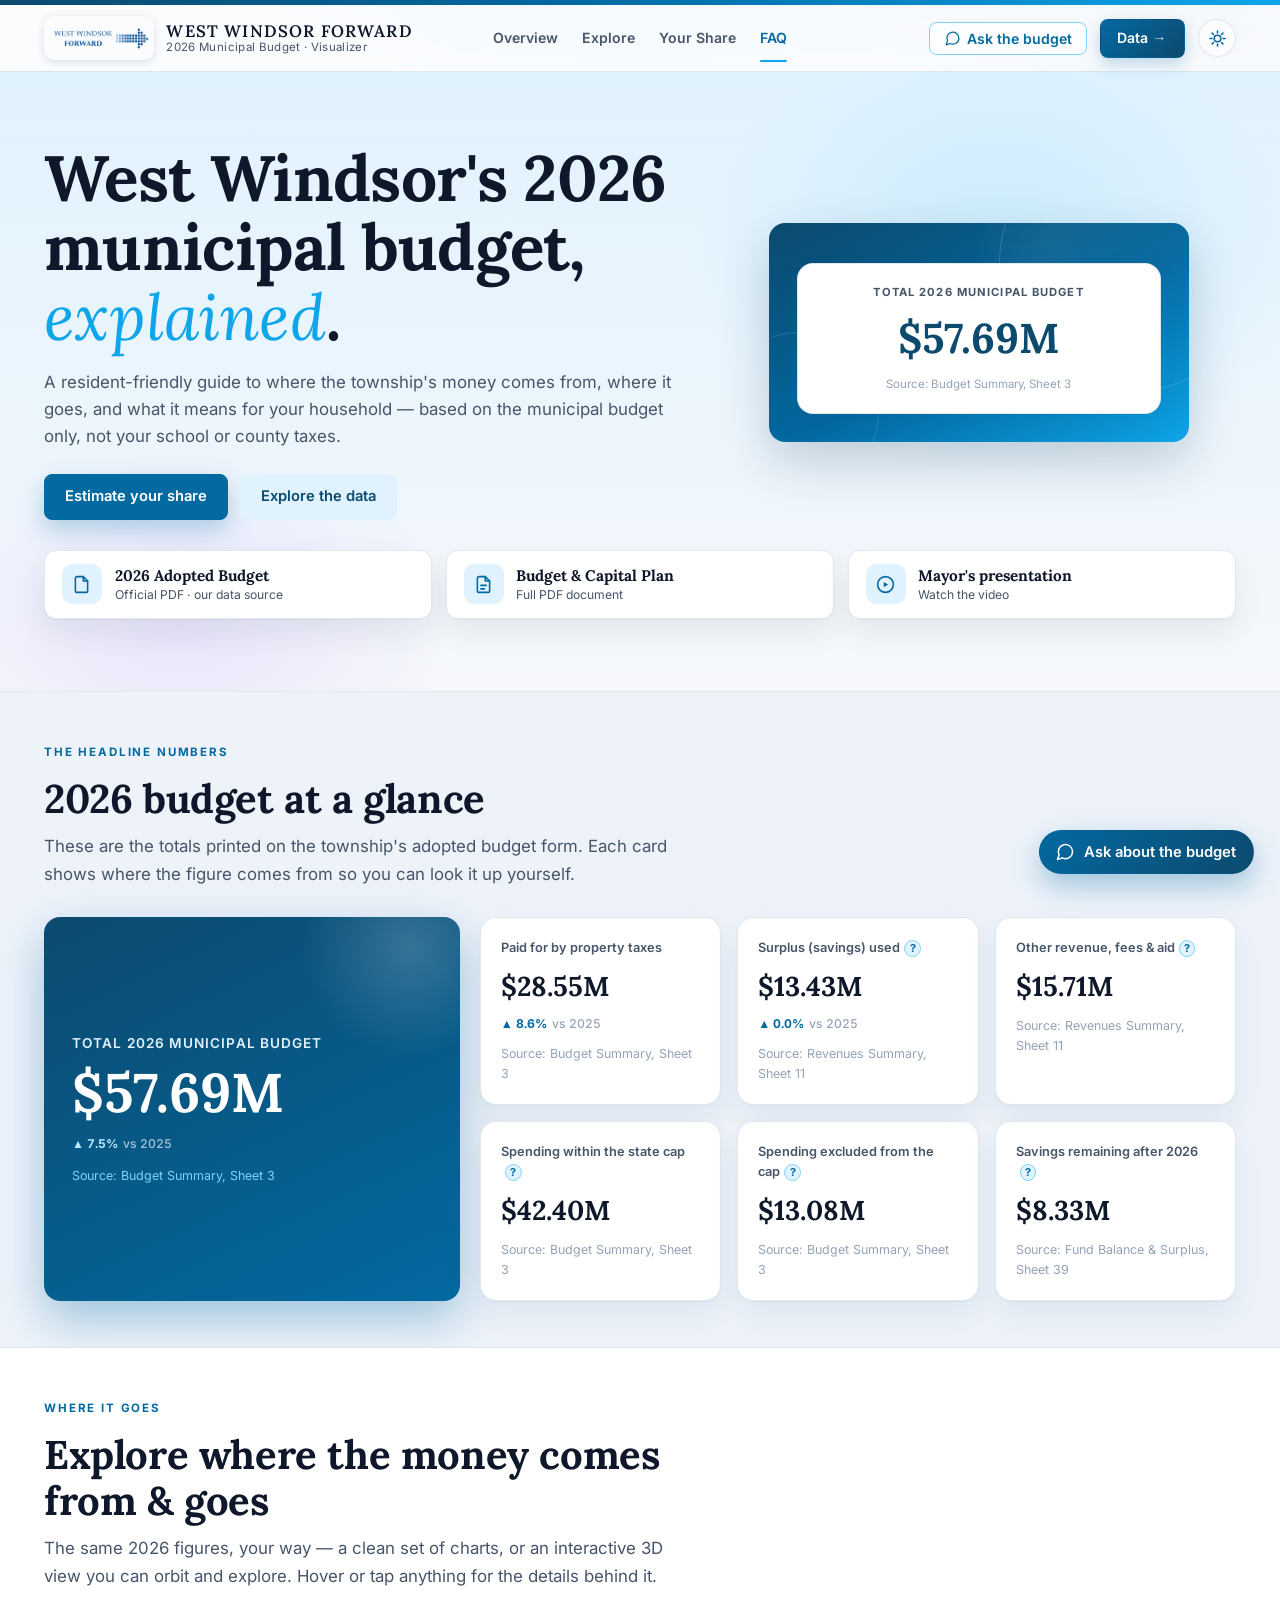
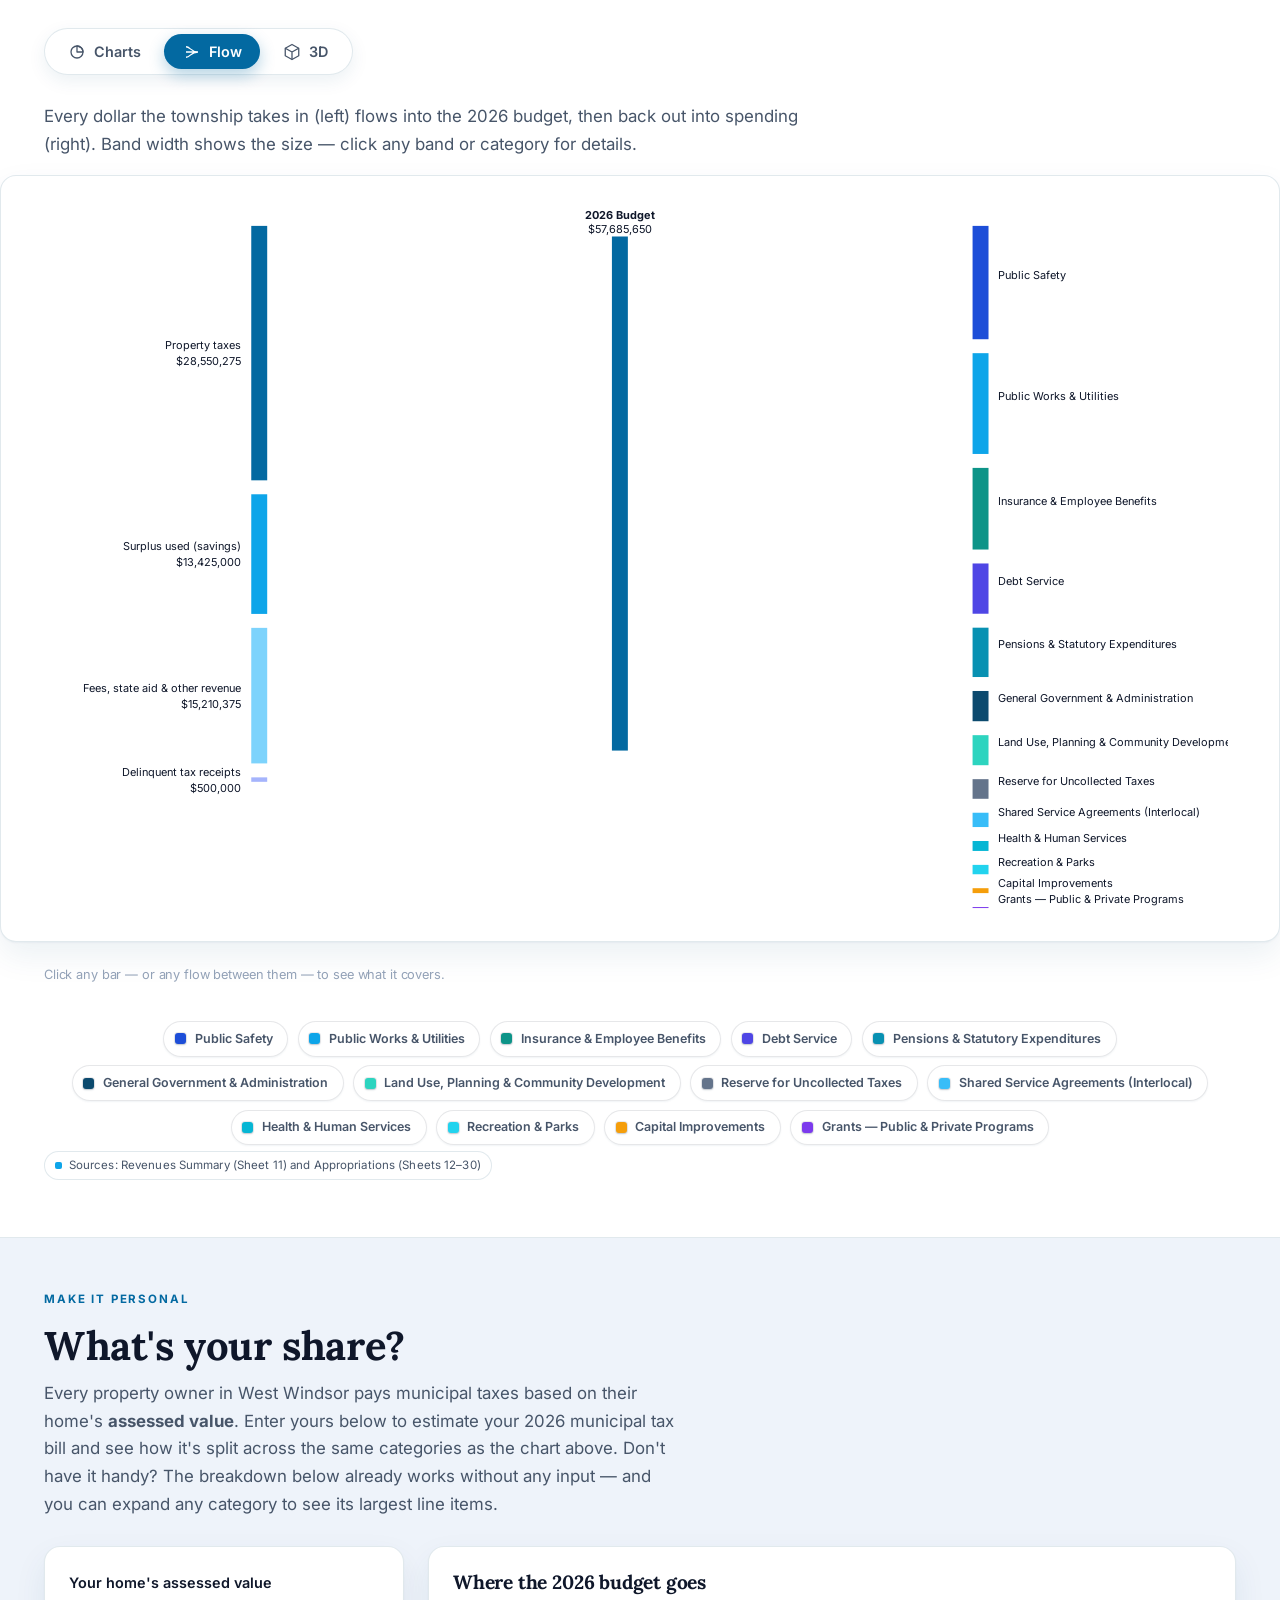
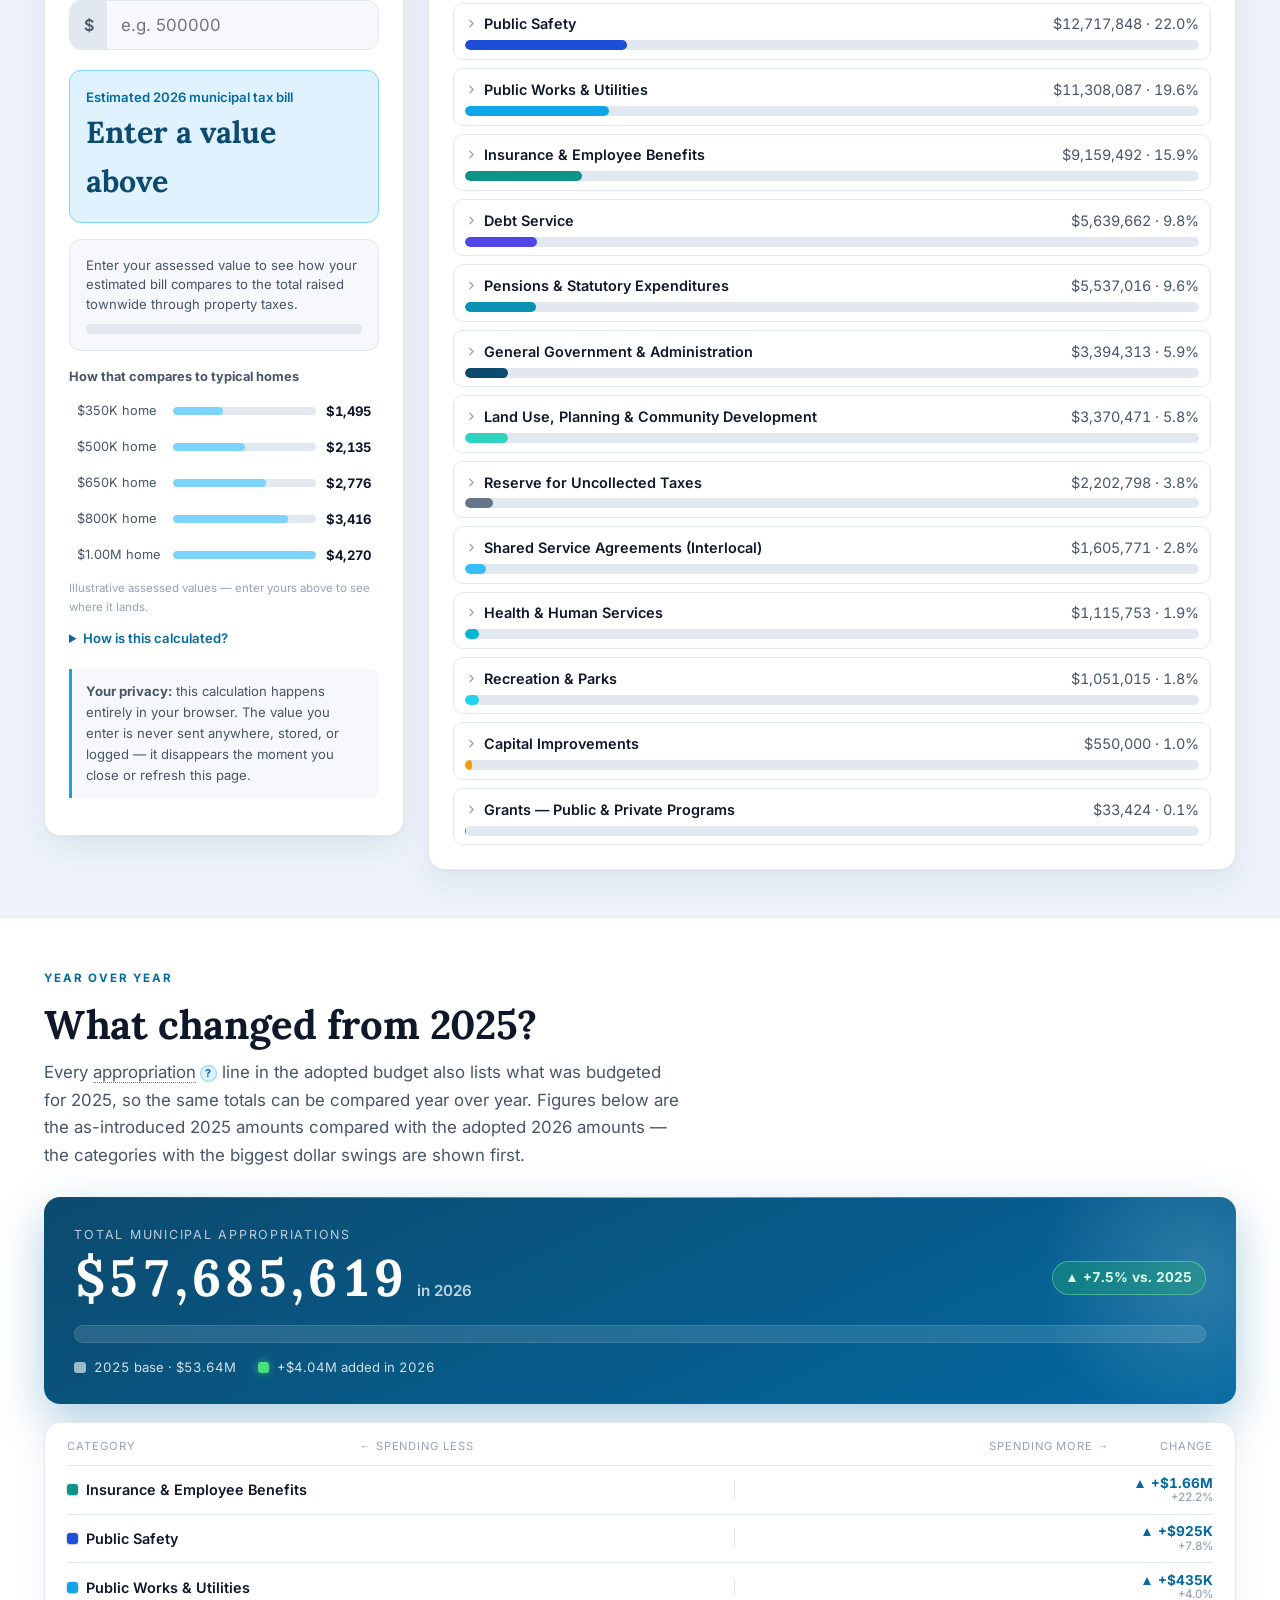
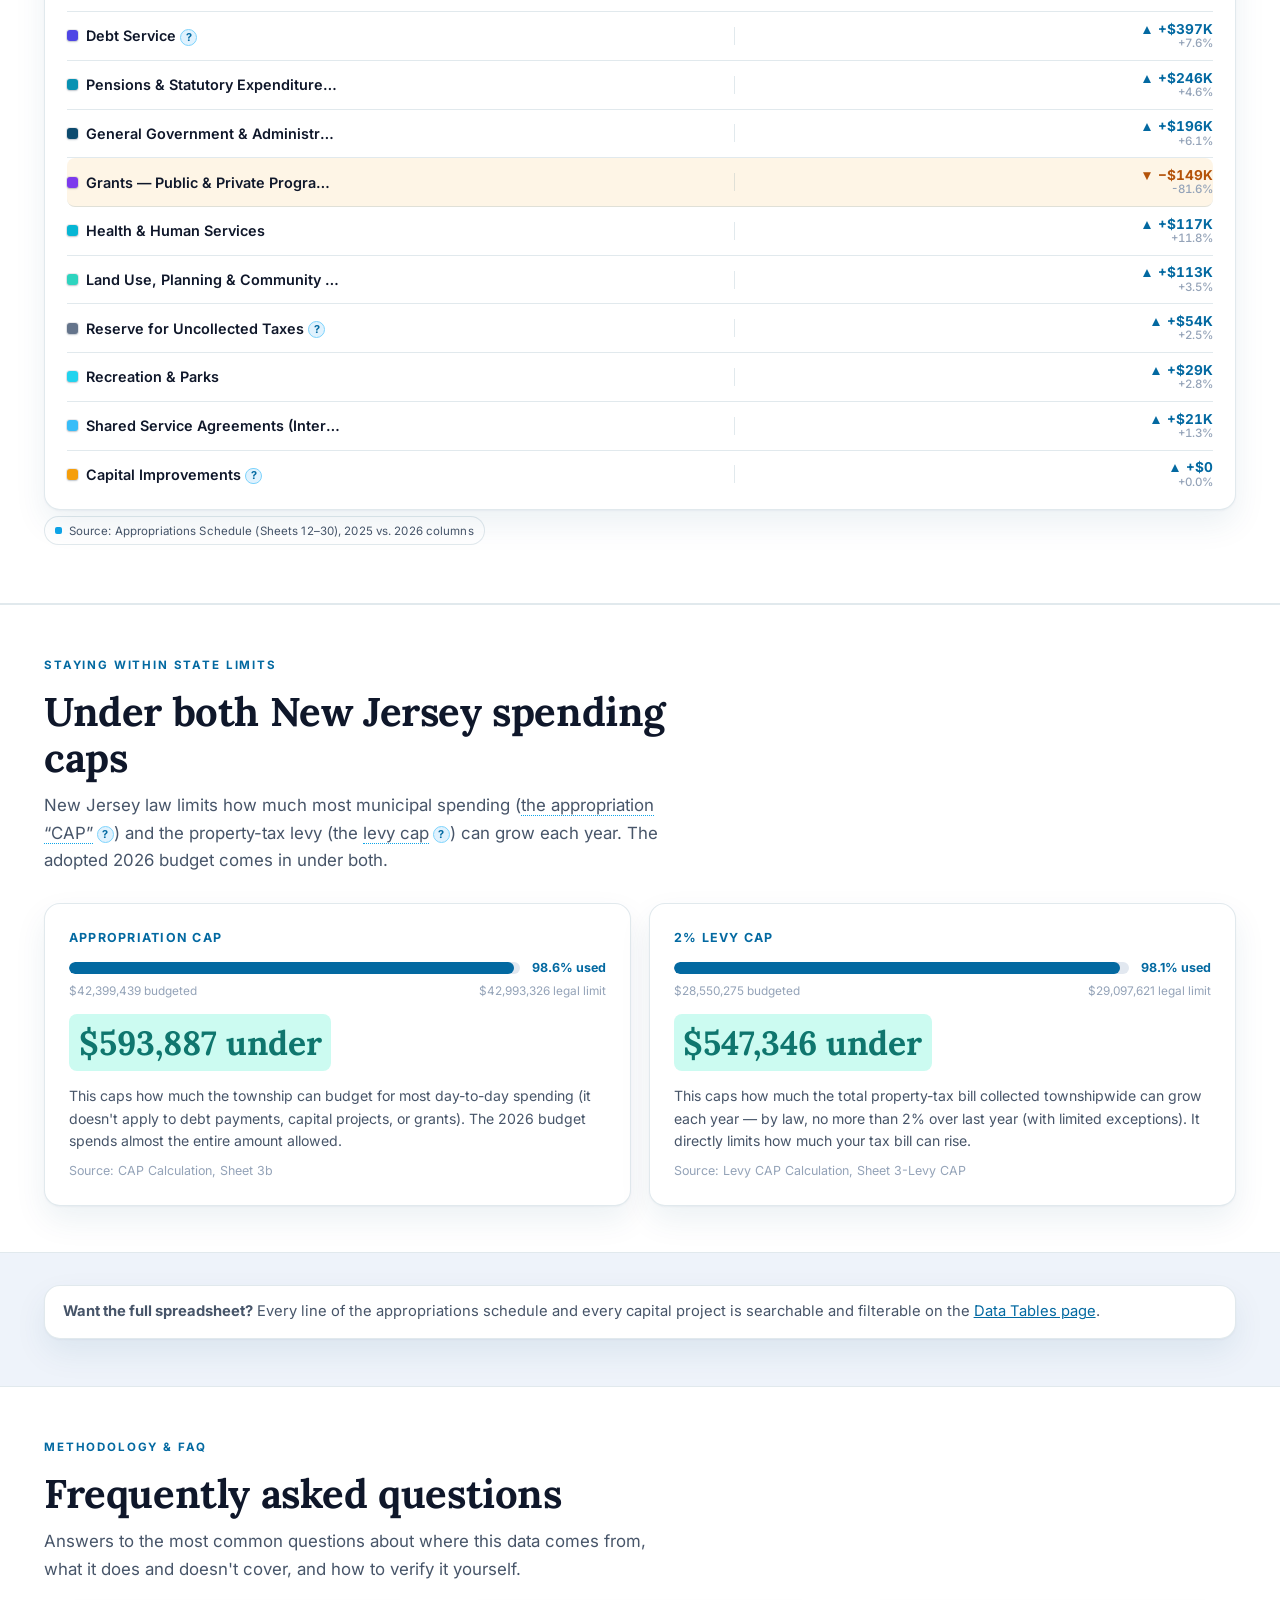
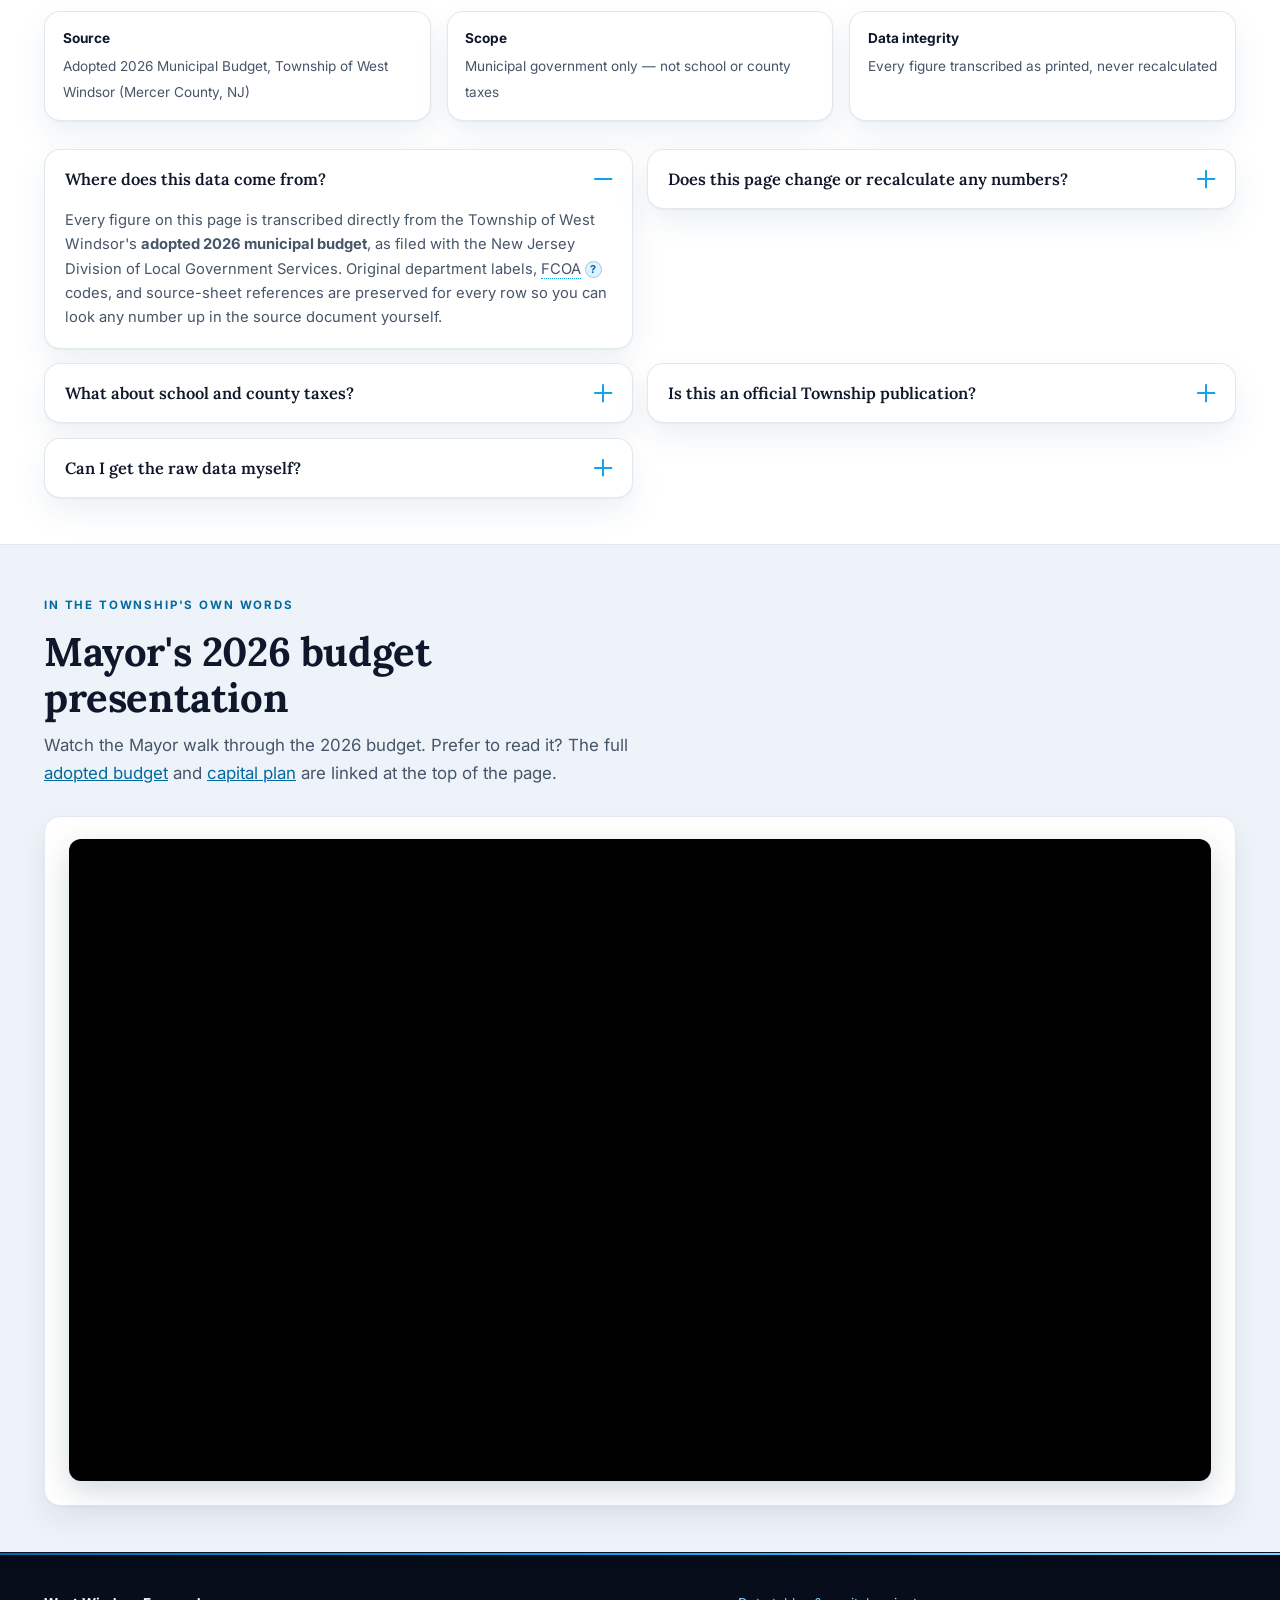
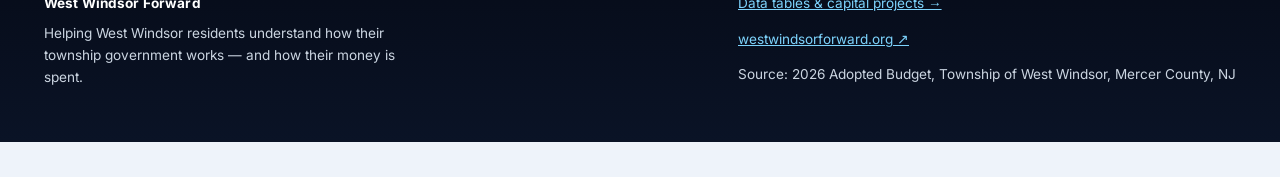
<file: Budget Visualizer/web/index.html>
<!DOCTYPE html>
<html lang="en">
<head>
<meta charset="UTF-8" />
<meta name="viewport" content="width=device-width, initial-scale=1.0" />
<title>2026 Budget Visualizer | West Windsor Forward</title>
<meta name="description" content="A resident-friendly guide to West Windsor Township's 2026 adopted municipal budget." />
<link rel="icon" href="assets/favicon.ico" />
<meta name="theme-color" content="#082f49" />
<meta name="color-scheme" content="light dark" />
<link rel="stylesheet" href="css/fonts.css" />
<link rel="stylesheet" href="css/styles.css" />
<script type="importmap">
{
  "imports": {
    "three": "./js/vendor/three/three.module.min.js",
    "three/addons/": "./js/vendor/three/addons/"
  }
}
</script>
<script>
  // Apply the saved (or system) theme before first paint to avoid a flash.
  (function () {
    try {
      var saved = localStorage.getItem("wwf-theme");
      document.documentElement.setAttribute("data-theme", saved || "light");
    } catch (e) {}
  })();
</script>
</head>
<body>

<div class="top-bar"></div>
<header class="site-header">
  <div class="container">
    <a class="brand" href="#top">
      <img src="assets/wwf-logo.png" alt="West Windsor Forward logo" />
      <span class="brand-text">
        <strong>West Windsor Forward</strong>
        <span>2026 Municipal Budget &middot; Visualizer</span>
      </span>
    </a>
    <nav class="site-nav" id="site-nav">
      <a href="#glance">Overview</a>
      <a href="#explore">Explore</a>
      <a href="#calculator">Your Share</a>
      <a href="#about">FAQ</a>
    </nav>
    <div class="header-actions">
      <button type="button" class="nav-ask" data-open-chat aria-label="Ask the budget assistant">
        <svg viewBox="0 0 24 24" aria-hidden="true"><path d="M21 11.5a8.5 8.5 0 0 1-12.4 7.55L3 21l1.95-5.6A8.5 8.5 0 1 1 21 11.5z"/></svg>
        <span>Ask the budget</span>
      </button>
      <a href="data.html" class="nav-cta">Data</a>
      <button type="button" class="theme-toggle" id="theme-toggle" aria-label="Toggle dark mode" title="Toggle dark mode">
        <svg class="icon-sun" viewBox="0 0 24 24" aria-hidden="true"><circle cx="12" cy="12" r="4.2"></circle><g><line x1="12" y1="2.5" x2="12" y2="5"></line><line x1="12" y1="19" x2="12" y2="21.5"></line><line x1="2.5" y1="12" x2="5" y2="12"></line><line x1="19" y1="12" x2="21.5" y2="12"></line><line x1="5.1" y1="5.1" x2="6.9" y2="6.9"></line><line x1="17.1" y1="17.1" x2="18.9" y2="18.9"></line><line x1="5.1" y1="18.9" x2="6.9" y2="17.1"></line><line x1="17.1" y1="6.9" x2="18.9" y2="5.1"></line></g></svg>
        <svg class="icon-moon" viewBox="0 0 24 24" aria-hidden="true"><path d="M20 14.5A8 8 0 1 1 9.5 4a6.5 6.5 0 0 0 10.5 10.5z"></path></svg>
      </button>
      <button type="button" class="nav-toggle" id="nav-toggle" aria-label="Open menu" aria-expanded="false" aria-controls="site-nav">
        <span></span><span></span><span></span>
      </button>
    </div>
  </div>
  <div class="scroll-progress" id="scroll-progress" aria-hidden="true"></div>
</header>

<section class="hero" id="top">
  <div class="container hero-grid">
    <div class="hero-copy">
      <h1>West Windsor's 2026 municipal budget, <em class="serif-accent">explained</em>.</h1>
      <p>
        A resident-friendly guide to where the township's money comes from,
        where it goes, and what it means for your household &mdash; based on
        the municipal budget only, not your school or county taxes.
      </p>
      <div class="hero-actions">
        <a class="btn btn-primary" href="#calculator">Estimate your share</a>
        <a class="btn btn-secondary" href="data.html">Explore the data</a>
      </div>
    </div>
    <div class="hero-art">
      <div class="hero-panel">
        <div class="hero-panel-decor" aria-hidden="true">
          <span class="hero-ring hero-ring-1"></span>
          <span class="hero-ring hero-ring-2"></span>
          <span class="hero-ring hero-ring-3"></span>
        </div>
        <div class="hero-figure">
          <div class="hero-figure-label">Total 2026 municipal budget</div>
          <div class="hero-figure-value">$57.69M</div>
          <div class="hero-figure-source">Source: Budget Summary, Sheet 3</div>
        </div>
      </div>
    </div>
  </div>
  <div class="container">
    <div class="hero-sources">
      <a class="hero-source-btn" href="https://www.westwindsortwp.gov/Documents/Departments%20And%20Divisions/Finance/Financial%20Documents/2026/2026%20Adopted%20Budget.pdf?t=202605131049150" target="_blank" rel="noopener">
        <span class="hero-source-icon" aria-hidden="true"><svg viewBox="0 0 24 24"><path d="M14 3H7a2 2 0 0 0-2 2v14a2 2 0 0 0 2 2h10a2 2 0 0 0 2-2V8z"/><path d="M14 3v5h5"/></svg></span>
        <span class="hero-source-text"><strong>2026 Adopted Budget</strong><small>Official PDF &middot; our data source</small></span>
      </a>
      <a class="hero-source-btn" href="https://www.westwindsortwp.gov/Documents/Departments%20And%20Divisions/Finance/Financial%20Documents/2026/2026%20Municipal%20Budget%20and%20Capital%20Improvement%20Plan.pdf?t=202603022122540" target="_blank" rel="noopener">
        <span class="hero-source-icon" aria-hidden="true"><svg viewBox="0 0 24 24"><path d="M14 3H7a2 2 0 0 0-2 2v14a2 2 0 0 0 2 2h10a2 2 0 0 0 2-2V8z"/><path d="M14 3v5h5"/><path d="M9 13h6M9 17h4"/></svg></span>
        <span class="hero-source-text"><strong>Budget &amp; Capital Plan</strong><small>Full PDF document</small></span>
      </a>
      <a class="hero-source-btn" href="#sources">
        <span class="hero-source-icon" aria-hidden="true"><svg viewBox="0 0 24 24"><circle cx="12" cy="12" r="9"/><path d="M10 9l5 3-5 3z" fill="currentColor" stroke="none"/></svg></span>
        <span class="hero-source-text"><strong>Mayor's presentation</strong><small>Watch the video</small></span>
      </a>
    </div>
  </div>
</section>

<!-- ================= AT A GLANCE ================= -->
<section class="section" id="glance">
  <div class="container">
    <div class="section-head">
      <span class="eyebrow">The headline numbers</span>
      <h2>2026 budget at a glance</h2>
      <p class="section-intro">
        These are the totals printed on the township's adopted budget form.
        Each card shows where the figure comes from so you can look it up
        yourself.
      </p>
    </div>
    <div class="stats-grid" id="headline-stats"></div>
  </div>
</section>

<!-- ================= EXPLORE: 2D / 3D ================= -->
<section class="section section--alt" id="explore">
  <div class="container">
    <div class="section-head explore-head">
      <span class="eyebrow">Where it goes</span>
      <h2>Explore where the money comes from &amp; goes</h2>
      <p class="section-intro">
        The same 2026 figures, your way &mdash; a clean set of charts, or an
        interactive 3D view you can orbit and explore. Hover or tap anything
        for the details behind it.
      </p>
      <div class="view-toggle" id="view-toggle" role="tablist" aria-label="Choose a view">
        <button type="button" class="view-opt" data-view="2d" role="tab" aria-selected="false">
          <svg viewBox="0 0 24 24" aria-hidden="true"><circle cx="12" cy="12" r="8"/><path d="M12 4a8 8 0 0 1 8 8h-8z"/></svg>
          Charts
        </button>
        <button type="button" class="view-opt is-active" data-view="flow" role="tab" aria-selected="true">
          <svg viewBox="0 0 24 24" aria-hidden="true"><path d="M4 5c6 0 6 7 16 7M4 12h16M4 19c6 0 6-7 16-7"/></svg>
          Flow
        </button>
        <button type="button" class="view-opt view-opt--3d" data-view="3d" role="tab" aria-selected="false">
          <svg viewBox="0 0 24 24" aria-hidden="true"><path d="M12 2 21 7v10l-9 5-9-5V7z"/><path d="M3 7l9 5 9-5M12 12v10"/></svg>
          3D
        </button>
      </div>
    </div>
  </div>

  <!-- 2D charts -->
  <div class="viz-2d" id="viz-2d" hidden>
    <div class="container">
      <div class="donut-grid">
        <div class="donut-feature">
          <h3>Where the money comes from</h3>
          <div class="donut-feature-wrap">
            <svg id="revenue-donut" viewBox="0 0 940 640"></svg>
            <div class="donut-center">
              <div class="donut-center-value" id="revenue-total">$0</div>
              <div class="donut-center-label">Total revenue</div>
            </div>
          </div>
          <div class="donut-card-grid" id="revenue-cards"></div>
        </div>
        <div class="donut-feature">
          <h3>Where the money goes</h3>
          <div class="donut-feature-wrap">
            <svg id="spending-donut" viewBox="0 0 940 640"></svg>
            <div class="donut-center">
              <div class="donut-center-value" id="spending-total">$0</div>
              <div class="donut-center-label">Total spending</div>
            </div>
          </div>
          <div class="donut-card-grid" id="spending-cards"></div>
        </div>
      </div>
      <div class="donut-tail">
        <h4 class="donut-tail-title">Smaller spending categories</h4>
        <div class="donut-other-list" id="spending-other"></div>
      </div>
    </div>
  </div>

  <!-- Flow (Sankey) -->
  <div class="viz-flow" id="viz-flow">
    <div class="container">
      <p class="viz-flow-intro section-intro">
        Every dollar the township takes in (left) flows into the 2026 budget,
        then back out into spending (right). Band width shows the size &mdash;
        click any band or category for details.
      </p>
    </div>
    <div class="sankey-card sankey-card--full">
      <svg id="sankey-chart" viewBox="0 0 1180 720" preserveAspectRatio="xMidYMid meet"></svg>
    </div>
    <div class="container">
      <p class="sankey-hint">Click any bar &mdash; or any flow between them &mdash; to see what it covers.</p>
      <div class="sankey-detail" id="sankey-detail">
        <div class="sankey-detail-inner" id="sankey-detail-inner"></div>
      </div>
      <div class="legend" id="sankey-legend"></div>
      <p class="source-tag">Sources: Revenues Summary (Sheet 11) and Appropriations (Sheets 12&ndash;30)</p>
    </div>
  </div>

  <!-- 3D view -->
  <div class="viz-3d" id="viz-3d" hidden>
    <div class="stage" id="stage">
      <canvas id="budget-3d"></canvas>
      <div class="stage-labels" id="stage-labels"></div>
      <div class="stage-grain" aria-hidden="true"></div>

      <div class="stage-ui">
        <div class="stage-head">
          <div class="stage-toolbar">
            <div class="stage-tools" role="group" aria-label="View controls">
              <button type="button" class="stage-tool" id="stage-tour" aria-label="Play guided tour" title="Guided tour">
                <svg class="ic-play" viewBox="0 0 24 24" aria-hidden="true"><polygon points="7 5 19 12 7 19"/></svg>
                <svg class="ic-stop" viewBox="0 0 24 24" aria-hidden="true"><rect x="6" y="6" width="12" height="12" rx="2"/></svg>
              </button>
              <button type="button" class="stage-tool" id="stage-rotate" aria-pressed="true" aria-label="Pause auto-rotate" title="Auto-rotate">
                <svg class="ic-pause" viewBox="0 0 24 24" aria-hidden="true"><rect x="7" y="5" width="3.4" height="14" rx="1"/><rect x="13.6" y="5" width="3.4" height="14" rx="1"/></svg>
                <svg class="ic-rotate" viewBox="0 0 24 24" aria-hidden="true"><path d="M21 12a9 9 0 1 1-2.64-6.36"/><polyline points="21 3 21 9 15 9"/></svg>
              </button>
              <button type="button" class="stage-tool" id="stage-reset" aria-label="Reset view" title="Reset view">
                <svg viewBox="0 0 24 24" aria-hidden="true"><polyline points="3 9 3 3 9 3"/><polyline points="21 9 21 3 15 3"/><polyline points="3 15 3 21 9 21"/><polyline points="21 15 21 21 15 21"/></svg>
              </button>
            </div>
          </div>
        </div>

        <div class="stage-legend" id="stage-legend"></div>

        <aside class="stage-panel" id="stage-panel" aria-live="polite">
          <button type="button" class="stage-panel-close" id="stage-panel-close" aria-label="Close details">&times;</button>
          <div class="stage-panel-body" id="stage-panel-body"></div>
        </aside>
      </div>

      <div class="stage-tooltip" id="stage-tooltip"></div>

      <div class="stage-fallback" id="stage-fallback" hidden>
        <p>Your browser couldn&rsquo;t start the 3D view &mdash; switch to 2D charts above to see every figure.</p>
      </div>
    </div>
  </div>
</section>

<!-- ================= PERSONAL CALCULATOR ================= -->
<section class="section" id="calculator">
  <div class="container">
    <div class="section-head">
      <span class="eyebrow">Make it personal</span>
      <h2>What's your share?</h2>
      <p class="section-intro">
        Every property owner in West Windsor pays municipal taxes based on
        their home's <strong>assessed value</strong>. Enter yours below to
        estimate your 2026 municipal tax bill and see how it's split across
        the same categories as the chart above. Don't have it handy? The
        breakdown below already works without any input &mdash; and you can
        expand any category to see its largest line items.
      </p>
    </div>
    <div class="calculator-grid">
      <div class="calc-card">
        <label for="assessed-value">Your home's assessed value</label>
        <div class="calc-input-row">
          <span>$</span>
          <input type="number" id="assessed-value" inputmode="decimal" min="0" step="1000" placeholder="e.g. 500000" />
        </div>

        <div class="calc-result">
          <div class="calc-result-label">Estimated 2026 municipal tax bill</div>
          <div class="calc-result-value" id="calc-result-value">Enter a value above</div>
        </div>

        <div class="calc-compare">
          <div class="calc-compare-label" id="compare-label">
            Enter your assessed value to see how your estimated bill compares
            to the total raised townwide through property taxes.
          </div>
          <div class="calc-compare-track">
            <div class="calc-compare-fill" id="compare-fill"></div>
          </div>
        </div>

        <div class="calc-benchmarks">
          <div class="calc-benchmarks-title">How that compares to typical homes</div>
          <div class="calc-benchmarks-rows" id="calc-benchmarks-rows"></div>
          <p class="calc-benchmarks-note">Illustrative assessed values &mdash; enter yours above to see where it lands.</p>
        </div>

        <details class="calc-formula">
          <summary>How is this calculated?</summary>
          <p style="margin-top:.5rem;">
            Estimate = Assessed Value &times; <span class="gloss-term" data-term="Local Purpose Tax Rate (per $100)">0.427</span><span class="gloss-term gloss-btn" data-term="Local Purpose Tax Rate (per $100)" tabindex="0">?</span> &divide; 100
          </p>
          <code>$500,000 &times; 0.427 &divide; 100 = $2,135.00</code>
          <p style="margin-top:.5rem;">
            0.427 is the most recently published municipal (local-purpose)
            tax rate per $100 of assessed value, used in the township's
            2026 levy-cap calculation (Sheet 3-Levy CAP). The final 2026
            rate depends on the certified tax levy and total assessed
            valuation, so treat this as an estimate, not a bill.
          </p>
        </details>

        <p class="privacy-note">
          <strong>Your privacy:</strong> this calculation happens entirely
          in your browser. The value you enter is never sent anywhere,
          stored, or logged &mdash; it disappears the moment you close or
          refresh this page.
        </p>
      </div>

      <div class="breakdown-list" id="breakdown-list">
        <h3 id="breakdown-title">Where the 2026 budget goes</h3>
        <div id="breakdown-rows"></div>
      </div>
    </div>
  </div>
</section>

<!-- ================= WHAT CHANGED FROM 2025 ================= -->
<section class="section section--alt" id="changed">
  <div class="container">
    <div class="section-head">
      <span class="eyebrow">Year over year</span>
      <h2>What changed from 2025?</h2>
      <p class="section-intro">
        Every <span class="gloss-term" data-term="Appropriation">appropriation</span><span class="gloss-term gloss-btn" data-term="Appropriation" tabindex="0">?</span> line in the adopted budget also lists what was
        budgeted for 2025, so the same totals can be compared year over year.
        Figures below are the as-introduced 2025 amounts compared with the
        adopted 2026 amounts &mdash; the categories with the biggest dollar
        swings are shown first.
      </p>
    </div>
    <div class="yoy-total" id="yoy-total"></div>
    <div class="yoy-grid" id="yoy-grid"></div>
    <p class="source-tag">Source: Appropriations Schedule (Sheets 12&ndash;30), 2025 vs. 2026 columns</p>
  </div>
</section>

<!-- ================= CAPS ================= -->
<section class="section section--alt" id="caps">
  <div class="container">
    <div class="section-head">
      <span class="eyebrow">Staying within state limits</span>
      <h2>Under both New Jersey spending caps</h2>
      <p class="section-intro">
        New Jersey law limits how much most municipal spending
        (<span class="gloss-term" data-term='"CAPS" (Appropriation Cap)'>the
        appropriation &ldquo;CAP&rdquo;</span><span class="gloss-term gloss-btn" data-term='"CAPS" (Appropriation Cap)' tabindex="0">?</span>) and the property-tax levy
        (the <span class="gloss-term" data-term="Levy Cap (2% Tax Levy Cap)">levy cap</span><span class="gloss-term gloss-btn" data-term="Levy Cap (2% Tax Levy Cap)" tabindex="0">?</span>)
        can grow each year. The adopted 2026 budget comes in under both.
      </p>
    </div>
    <div class="caps-grid" id="caps-grid"></div>
  </div>
</section>

<!-- ================= DATA TABLES CALLOUT ================= -->
<section class="section" id="data-tables-link">
  <div class="container">
    <div class="callout">
      <strong>Want the full spreadsheet?</strong> Every line of the
      appropriations schedule and every capital project is searchable and
      filterable on the <a href="data.html">Data Tables page</a>.
    </div>
  </div>
</section>

<!-- ================= ABOUT / FAQ ================= -->
<section class="section section--alt" id="about">
  <div class="container">
    <div class="section-head">
      <span class="eyebrow">Methodology &amp; FAQ</span>
      <h2>Frequently asked questions</h2>
      <p class="section-intro">
        Answers to the most common questions about where this data comes
        from, what it does and doesn't cover, and how to verify it yourself.
      </p>
    </div>

    <div class="faq-facts">
      <div class="faq-fact">
        <div>
          <strong>Source</strong>
          <span>Adopted 2026 Municipal Budget, Township of West Windsor (Mercer County, NJ)</span>
        </div>
      </div>
      <div class="faq-fact">
        <div>
          <strong>Scope</strong>
          <span>Municipal government only &mdash; not school or county taxes</span>
        </div>
      </div>
      <div class="faq-fact">
        <div>
          <strong>Data integrity</strong>
          <span>Every figure transcribed as printed, never recalculated</span>
        </div>
      </div>
    </div>

    <div class="faq-list">
      <details class="faq-item" open>
        <summary>
          Where does this data come from?
          <span class="faq-icon" aria-hidden="true"></span>
        </summary>
        <div class="faq-item-body">
          <p>
            Every figure on this page is transcribed directly from the
            Township of West Windsor's <strong>adopted 2026 municipal
            budget</strong>, as filed with the New Jersey Division of Local
            Government Services. Original department labels, <span class="gloss-term" data-term="FCOA">FCOA</span><span class="gloss-term gloss-btn" data-term="FCOA" tabindex="0">?</span> codes,
            and source-sheet references are preserved for every row so you
            can look any number up in the source document yourself.
          </p>
        </div>
      </details>

      <details class="faq-item">
        <summary>
          Does this page change or recalculate any numbers?
          <span class="faq-icon" aria-hidden="true"></span>
        </summary>
        <div class="faq-item-body">
          <p>No. A few rules keep every figure faithful to the source workbook:</p>
          <ul>
            <li>Values are copied from the source workbook without recalculation.</li>
            <li>Blank fields in the original budget are left blank here too &mdash; never replaced with zero.</li>
            <li>Spending totals shown in charts exclude the form's internal subtotal/total rows to avoid double-counting; the full <a href="data.html">Data Tables</a> page includes them, clearly labeled.</li>
          </ul>
        </div>
      </details>

      <details class="faq-item">
        <summary>
          What about school and county taxes?
          <span class="faq-icon" aria-hidden="true"></span>
        </summary>
        <div class="faq-item-body">
          <p>
            This page covers only the <strong>municipal</strong> budget
            &mdash; the township government's own operations (police, roads,
            parks, etc.). School funding is a separate budget set by the West
            Windsor-Plainsboro Regional School District, and it's the largest
            part of most residents' property tax bills: school taxes for
            2025 totaled <strong>$111,688,841</strong>, roughly twice the
            size of this entire municipal budget. County taxes are set
            separately by Mercer County and aren't included here either.
          </p>
        </div>
      </details>

      <details class="faq-item">
        <summary>
          Is this an official Township publication?
          <span class="faq-icon" aria-hidden="true"></span>
        </summary>
        <div class="faq-item-body">
          <p>
            No. This tool is built and maintained by <strong>West Windsor
            Forward</strong>, a nonpartisan civic organization. It is not an
            official Township of West Windsor publication and does not
            replace the adopted budget document &mdash; it's meant to make
            that document easier to understand.
          </p>
        </div>
      </details>

      <details class="faq-item">
        <summary>
          Can I get the raw data myself?
          <span class="faq-icon" aria-hidden="true"></span>
        </summary>
        <div class="faq-item-body">
          <p>
            Yes &mdash; every table behind this page is searchable on the
            <a href="data.html">Data Tables page</a>, or you can
            <a href="data/budget.json" download>download the underlying data as JSON</a>
            and explore it yourself.
          </p>
        </div>
      </details>
    </div>
  </div>
</section>

<!-- ================= MAYOR'S PRESENTATION ================= -->
<section class="section" id="sources">
  <div class="container">
    <div class="section-head">
      <span class="eyebrow">In the township's own words</span>
      <h2>Mayor's 2026 budget presentation</h2>
      <p class="section-intro">
        Watch the Mayor walk through the 2026 budget. Prefer to read it? The
        full <a href="https://www.westwindsortwp.gov/Documents/Departments%20And%20Divisions/Finance/Financial%20Documents/2026/2026%20Adopted%20Budget.pdf?t=202605131049150" target="_blank" rel="noopener">adopted budget</a>
        and <a href="https://www.westwindsortwp.gov/Documents/Departments%20And%20Divisions/Finance/Financial%20Documents/2026/2026%20Municipal%20Budget%20and%20Capital%20Improvement%20Plan.pdf?t=202603022122540" target="_blank" rel="noopener">capital plan</a>
        are linked at the top of the page.
      </p>
    </div>

    <div class="video-card">
      <div class="video-embed">
        <iframe
          src="https://www.youtube-nocookie.com/embed/UxygPDY2AJY"
          title="Mayor's 2026 budget presentation"
          loading="lazy"
          allow="accelerometer; autoplay; clipboard-write; encrypted-media; gyroscope; picture-in-picture; web-share"
          allowfullscreen
          referrerpolicy="strict-origin-when-cross-origin"></iframe>
      </div>
    </div>
  </div>
</section>

<footer class="site-footer">
  <div class="container footer-grid">
    <div>
      <strong style="color:#fff;">West Windsor Forward</strong>
      <p style="margin-top:.5rem;max-width:40ch;">
        Helping West Windsor residents understand how their township
        government works &mdash; and how their money is spent.
      </p>
    </div>
    <div>
      <p><a href="data.html">Data tables &amp; capital projects &rarr;</a></p>
      <p><a href="https://westwindsorforward.org" target="_blank" rel="noopener">westwindsorforward.org &#8599;</a></p>
      <p>Source: 2026 Adopted Budget, Township of West Windsor, Mercer County, NJ</p>
    </div>
  </div>
</footer>

<div class="sankey-tooltip" id="sankey-tooltip"></div>

<script src="js/vendor/d3.min.js"></script>
<script src="js/vendor/d3-sankey.min.js"></script>
<script src="js/main.js" type="module"></script>
<script src="js/chat.js" type="module"></script>
</body>
</html>
</file>
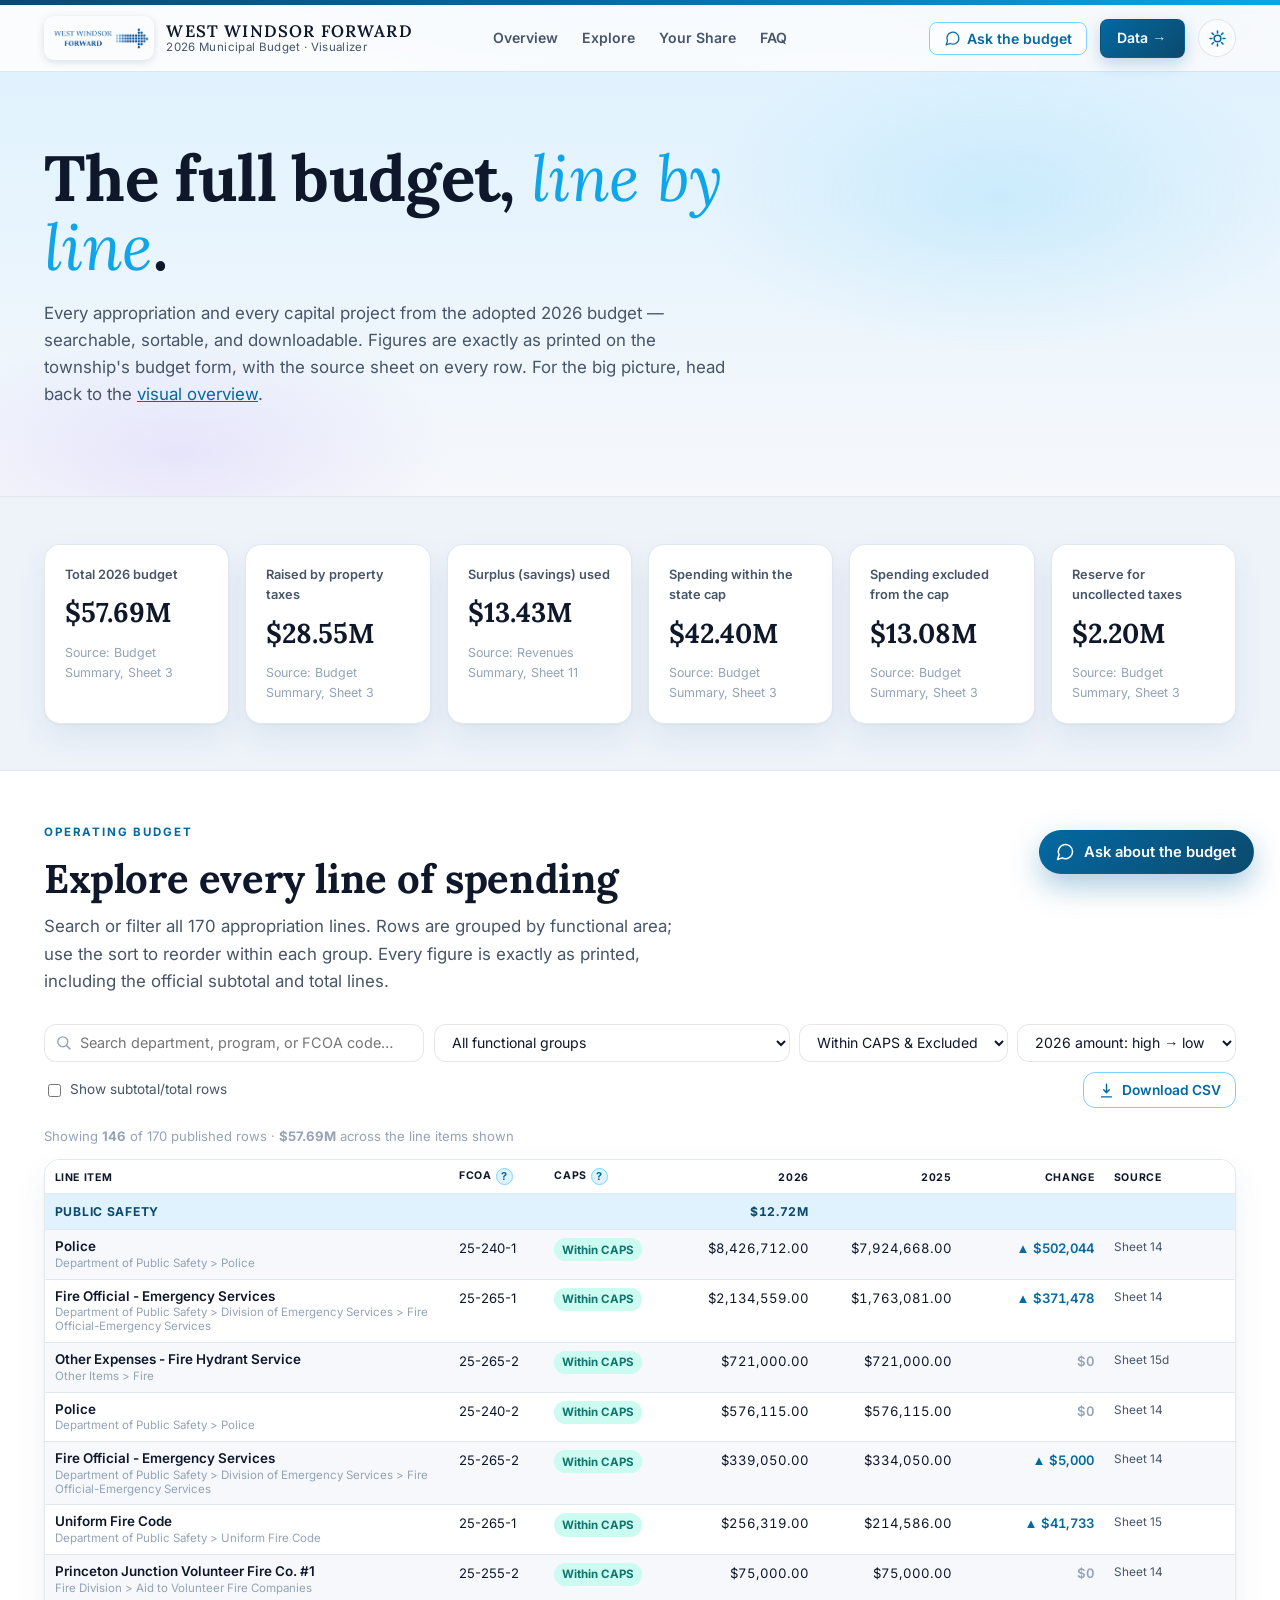
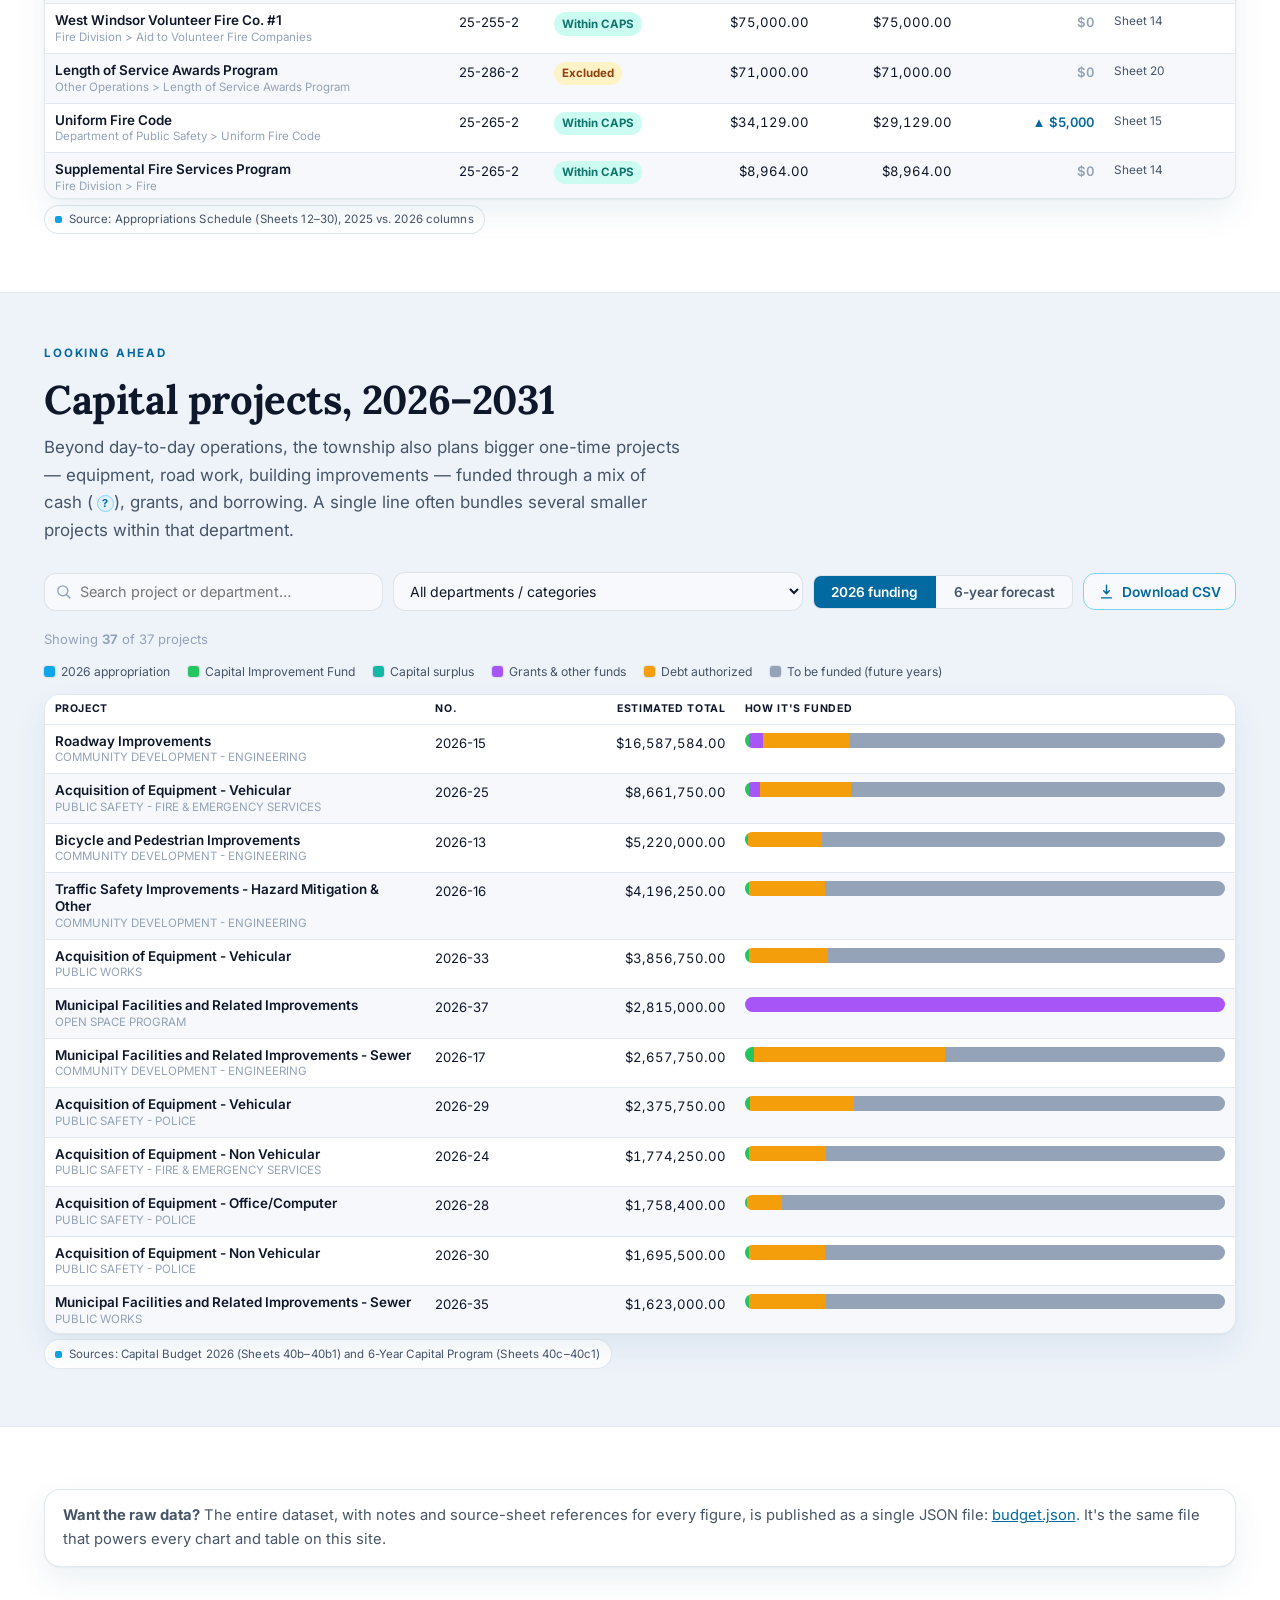
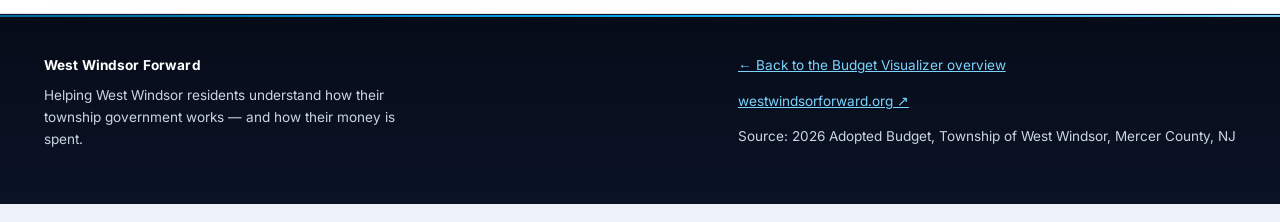
<file: Budget Visualizer/web/data.html>
<!DOCTYPE html>
<html lang="en">
<head>
<meta charset="UTF-8" />
<meta name="viewport" content="width=device-width, initial-scale=1.0" />
<title>Data Tables | 2026 Budget Visualizer | West Windsor Forward</title>
<meta name="description" content="Searchable, sortable line-item tables for West Windsor Township's 2026 adopted municipal budget and capital program." />
<link rel="icon" href="assets/favicon.ico" />
<meta name="theme-color" content="#082f49" />
<meta name="color-scheme" content="light dark" />
<link rel="stylesheet" href="css/fonts.css" />
<link rel="stylesheet" href="css/styles.css" />
<script>
  // Apply the saved (or system) theme before first paint to avoid a flash.
  (function () {
    try {
      var saved = localStorage.getItem("wwf-theme");
      document.documentElement.setAttribute("data-theme", saved || "light");
    } catch (e) {}
  })();
</script>
</head>
<body>

<div class="top-bar"></div>
<header class="site-header">
  <div class="container">
    <a class="brand" href="index.html#top">
      <img src="assets/wwf-logo.png" alt="West Windsor Forward logo" />
      <span class="brand-text">
        <strong>West Windsor Forward</strong>
        <span>2026 Municipal Budget &middot; Visualizer</span>
      </span>
    </a>
    <nav class="site-nav" id="site-nav">
      <a href="index.html#glance">Overview</a>
      <a href="index.html#explore">Explore</a>
      <a href="index.html#calculator">Your Share</a>
      <a href="index.html#about">FAQ</a>
    </nav>
    <div class="header-actions">
      <button type="button" class="nav-ask" data-open-chat aria-label="Ask the budget assistant">
        <svg viewBox="0 0 24 24" aria-hidden="true"><path d="M21 11.5a8.5 8.5 0 0 1-12.4 7.55L3 21l1.95-5.6A8.5 8.5 0 1 1 21 11.5z"/></svg>
        <span>Ask the budget</span>
      </button>
      <a href="data.html" class="nav-cta is-current">Data</a>
      <button type="button" class="theme-toggle" id="theme-toggle" aria-label="Toggle dark mode" title="Toggle dark mode">
        <svg class="icon-sun" viewBox="0 0 24 24" aria-hidden="true"><circle cx="12" cy="12" r="4.2"></circle><g><line x1="12" y1="2.5" x2="12" y2="5"></line><line x1="12" y1="19" x2="12" y2="21.5"></line><line x1="2.5" y1="12" x2="5" y2="12"></line><line x1="19" y1="12" x2="21.5" y2="12"></line><line x1="5.1" y1="5.1" x2="6.9" y2="6.9"></line><line x1="17.1" y1="17.1" x2="18.9" y2="18.9"></line><line x1="5.1" y1="18.9" x2="6.9" y2="17.1"></line><line x1="17.1" y1="6.9" x2="18.9" y2="5.1"></line></g></svg>
        <svg class="icon-moon" viewBox="0 0 24 24" aria-hidden="true"><path d="M20 14.5A8 8 0 1 1 9.5 4a6.5 6.5 0 0 0 10.5 10.5z"></path></svg>
      </button>
      <button type="button" class="nav-toggle" id="nav-toggle" aria-label="Open menu" aria-expanded="false" aria-controls="site-nav">
        <span></span><span></span><span></span>
      </button>
    </div>
  </div>
  <div class="scroll-progress" id="scroll-progress" aria-hidden="true"></div>
</header>

<section class="hero" id="top">
  <div class="container">
    <h1>The full budget, <em class="serif-accent">line by line</em>.</h1>
    <p>
      Every appropriation and every capital project from the adopted 2026
      budget &mdash; searchable, sortable, and downloadable. Figures are exactly
      as printed on the township's budget form, with the source sheet on every
      row. For the big picture, head back to the
      <a href="index.html#top">visual overview</a>.
    </p>
  </div>
</section>

<!-- ================= AT A GLANCE ================= -->
<section class="section section--tight" id="glance">
  <div class="container">
    <div class="data-stats" id="data-stats"></div>
  </div>
</section>

<!-- ================= EXPLORER ================= -->
<section class="section section--alt" id="explorer">
  <div class="container">
    <div class="section-head">
      <span class="eyebrow">Operating budget</span>
      <h2>Explore every line of spending</h2>
      <p class="section-intro">
        Search or filter all 170 appropriation lines. Rows are grouped by
        functional area; use the sort to reorder within each group. Every
        figure is exactly as printed, including the official subtotal and
        total lines.
      </p>
    </div>

    <div class="data-toolbar">
      <div class="data-toolbar-search">
        <svg viewBox="0 0 24 24" aria-hidden="true"><circle cx="11" cy="11" r="7"/><line x1="21" y1="21" x2="16.5" y2="16.5"/></svg>
        <input type="search" id="explorer-search" placeholder="Search department, program, or FCOA code&hellip;" aria-label="Search appropriations" />
      </div>
      <select id="explorer-group" aria-label="Filter by functional group">
        <option value="">All functional groups</option>
      </select>
      <select id="explorer-caps" aria-label="Filter by CAPS status">
        <option value="">Within CAPS &amp; Excluded</option>
        <option value="Within CAPS">Within CAPS</option>
        <option value="Excluded from CAPS">Excluded from CAPS</option>
      </select>
      <select id="explorer-sort" aria-label="Sort rows">
        <option value="amount-desc">2026 amount: high → low</option>
        <option value="amount-asc">2026 amount: low → high</option>
        <option value="change-desc">Biggest change vs 2025</option>
        <option value="name-asc">Program name: A → Z</option>
      </select>
      <label class="checkbox">
        <input type="checkbox" id="explorer-show-totals" />
        Show subtotal/total rows
      </label>
      <button type="button" class="btn-export" id="explorer-export">
        <svg viewBox="0 0 24 24" aria-hidden="true"><path d="M12 3v12m0 0l-4-4m4 4l4-4M5 21h14"/></svg>
        Download CSV
      </button>
    </div>

    <p class="results-note" id="explorer-count"></p>
    <div class="table-wrap">
      <table id="explorer-table" class="data-table">
        <colgroup>
          <col class="c-item" /><col class="c-fcoa" /><col class="c-caps" />
          <col class="c-num" /><col class="c-num" /><col class="c-num" /><col class="c-src" />
        </colgroup>
        <thead>
          <tr>
            <th>Line item</th>
            <th>FCOA<span class="gloss-term gloss-btn" data-term="FCOA" tabindex="0">?</span></th>
            <th>CAPS<span class="gloss-term gloss-btn" data-term="Within CAPS / Excluded from CAPS" tabindex="0">?</span></th>
            <th class="num">2026</th>
            <th class="num">2025</th>
            <th class="num">Change</th>
            <th>Source</th>
          </tr>
        </thead>
        <tbody id="explorer-body"></tbody>
      </table>
    </div>
    <p class="source-tag">Source: Appropriations Schedule (Sheets 12&ndash;30), 2025 vs. 2026 columns</p>
  </div>
</section>

<!-- ================= CAPITAL PROJECTS ================= -->
<section class="section" id="capital">
  <div class="container">
    <div class="section-head">
      <span class="eyebrow">Looking ahead</span>
      <h2>Capital projects, 2026&ndash;2031</h2>
      <p class="section-intro">
        Beyond day-to-day operations, the township also plans bigger one-time
        projects &mdash; equipment, road work, building improvements &mdash;
        funded through a mix of cash
        (<span class="gloss-term gloss-btn" data-term="Capital Improvement Fund" tabindex="0">?</span>),
        grants, and borrowing. A single line often bundles several smaller
        projects within that department.
      </p>
    </div>

    <div class="data-toolbar">
      <div class="data-toolbar-search">
        <svg viewBox="0 0 24 24" aria-hidden="true"><circle cx="11" cy="11" r="7"/><line x1="21" y1="21" x2="16.5" y2="16.5"/></svg>
        <input type="search" id="capital-search" placeholder="Search project or department&hellip;" aria-label="Search capital projects" />
      </div>
      <select id="capital-dept" aria-label="Filter by department or category">
        <option value="">All departments / categories</option>
      </select>
      <div class="pill-toggle" id="capital-view-toggle">
        <button data-view="2026" class="active">2026 funding</button>
        <button data-view="6yr">6-year forecast</button>
      </div>
      <button type="button" class="btn-export" id="capital-export">
        <svg viewBox="0 0 24 24" aria-hidden="true"><path d="M12 3v12m0 0l-4-4m4 4l4-4M5 21h14"/></svg>
        Download CSV
      </button>
    </div>

    <p class="results-note" id="capital-count"></p>
    <div class="cap-legend" id="capital-legend"></div>
    <div class="table-wrap">
      <table id="capital-table" class="data-table">
        <thead id="capital-thead"></thead>
        <tbody id="capital-body"></tbody>
      </table>
    </div>
    <p class="source-tag">Sources: Capital Budget 2026 (Sheets 40b&ndash;40b1) and 6-Year Capital Program (Sheets 40c&ndash;40c1)</p>
  </div>
</section>

<!-- ================= FULL DATASET CALLOUT ================= -->
<section class="section section--alt" id="raw">
  <div class="container">
    <div class="callout">
      <strong>Want the raw data?</strong> The entire dataset, with notes and
      source-sheet references for every figure, is published as a single JSON
      file: <a href="data/budget.json" download>budget.json</a>. It's the same
      file that powers every chart and table on this site.
    </div>
  </div>
</section>

<footer class="site-footer">
  <div class="container footer-grid">
    <div>
      <strong style="color:#fff;">West Windsor Forward</strong>
      <p style="margin-top:.5rem;max-width:40ch;">
        Helping West Windsor residents understand how their township
        government works &mdash; and how their money is spent.
      </p>
    </div>
    <div>
      <p><a href="index.html#top">&larr; Back to the Budget Visualizer overview</a></p>
      <p><a href="https://westwindsorforward.org" target="_blank" rel="noopener">westwindsorforward.org &#8599;</a></p>
      <p>Source: 2026 Adopted Budget, Township of West Windsor, Mercer County, NJ</p>
    </div>
  </div>
</footer>

<script src="js/data.js" type="module"></script>
<script src="js/chat.js" type="module"></script>
</body>
</html>
</file>
<file: Budget Visualizer/web/css/fonts.css>
/* Self-hosted fonts (Inter + Lora) — no third-party CDN, works offline.
   Files live in ../assets/fonts and are subset to Latin. */

/* ---- Inter (body / UI) ---- */
@font-face {
  font-family: "Inter";
  font-style: normal;
  font-weight: 400;
  font-display: swap;
  src: url("../assets/fonts/inter-latin-400-normal.woff2") format("woff2");
}
@font-face {
  font-family: "Inter";
  font-style: normal;
  font-weight: 500;
  font-display: swap;
  src: url("../assets/fonts/inter-latin-500-normal.woff2") format("woff2");
}
@font-face {
  font-family: "Inter";
  font-style: normal;
  font-weight: 600;
  font-display: swap;
  src: url("../assets/fonts/inter-latin-600-normal.woff2") format("woff2");
}
@font-face {
  font-family: "Inter";
  font-style: normal;
  font-weight: 700;
  font-display: swap;
  src: url("../assets/fonts/inter-latin-700-normal.woff2") format("woff2");
}

/* ---- Lora (display / headings) ---- */
@font-face {
  font-family: "Lora";
  font-style: normal;
  font-weight: 400;
  font-display: swap;
  src: url("../assets/fonts/lora-latin-400-normal.woff2") format("woff2");
}
@font-face {
  font-family: "Lora";
  font-style: italic;
  font-weight: 400;
  font-display: swap;
  src: url("../assets/fonts/lora-latin-400-italic.woff2") format("woff2");
}
@font-face {
  font-family: "Lora";
  font-style: normal;
  font-weight: 500;
  font-display: swap;
  src: url("../assets/fonts/lora-latin-500-normal.woff2") format("woff2");
}
@font-face {
  font-family: "Lora";
  font-style: normal;
  font-weight: 600;
  font-display: swap;
  src: url("../assets/fonts/lora-latin-600-normal.woff2") format("woff2");
}
@font-face {
  font-family: "Lora";
  font-style: normal;
  font-weight: 700;
  font-display: swap;
  src: url("../assets/fonts/lora-latin-700-normal.woff2") format("woff2");
}
</file>
<file: Budget Visualizer/web/css/styles.css>
/* ============================================================
   West Windsor 2026 Budget Visualizer — design system
   ============================================================ */

:root {
  --ink: #0f172a;
  --ink-soft: #475569;
  --ink-faint: #94a3b8;
  --paper: #f6f8fb;
  --card: #ffffff;
  --line: #e2e8f0;

  --brand-900: #0c4a6e;
  --brand-700: #0369a1;
  --brand-500: #0ea5e9;
  --brand-300: #7dd3fc;
  --brand-100: #e0f2fe;

  --teal: #0d9488;

  --good: #0f766e;
  --good-bg: #ccfbf1;

  --bg-soft: #eef2f7;

  --radius-lg: 16px;
  --radius-md: 12px;
  --radius-sm: 8px;

  --shadow-card: 0 1px 2px rgba(15, 23, 42, 0.04), 0 14px 30px rgba(15, 23, 42, 0.07);
  --shadow-pop: 0 18px 48px rgba(15, 23, 42, 0.18);

  --container: 1180px;

  --font-display: "Lora", Georgia, "Times New Roman", serif;
  --font-body: "Inter", -apple-system, BlinkMacSystemFont, "Segoe UI", Helvetica, Arial, sans-serif;
  --font-accent: "Lora", Georgia, "Times New Roman", serif;

  /* 13-color categorical palette for functional groups, ordered to roughly
     match spending size for visual variety (blues/teals -> greens -> warm) */
  --grp-1: #0369a1;
  --grp-2: #0ea5e9;
  --grp-3: #14b8a6;
  --grp-4: #22c55e;
  --grp-5: #84cc16;
  --grp-6: #eab308;
  --grp-7: #f59e0b;
  --grp-8: #f97316;
  --grp-9: #ef4444;
  --grp-10: #ec4899;
  --grp-11: #a855f7;
  --grp-12: #6366f1;
  --grp-13: #64748b;
}

* {
  box-sizing: border-box;
}

html {
  scroll-behavior: smooth;
  scroll-padding-top: 84px;
}

body {
  margin: 0;
  font-family: var(--font-body);
  font-size: 16px;
  line-height: 1.6;
  color: var(--ink);
  background: var(--paper);
}

h1, h2, h3, h4 {
  font-family: var(--font-display);
  color: var(--ink);
  letter-spacing: -0.01em;
  line-height: 1.15;
  margin: 0 0 0.5em;
}

h1 { font-size: clamp(2rem, 4.4vw, 3.4rem); }
h2 { font-size: clamp(1.5rem, 3vw, 2.2rem); }
h3 { font-size: 1.2rem; }

p { margin: 0 0 1em; }

a { color: var(--brand-700); }

.container {
  max-width: var(--container);
  margin: 0 auto;
  padding: 0 1.5rem;
}

/* ---------------- Header ---------------- */

.top-bar {
  height: 6px;
  background: linear-gradient(90deg, var(--brand-900), var(--brand-700));
}

.site-header {
  position: sticky;
  top: 0;
  z-index: 50;
  background: linear-gradient(180deg, var(--brand-100) 0%, rgba(255, 255, 255, 0.94) 100%);
  backdrop-filter: blur(8px);
  border-bottom: 2px solid var(--brand-700);
}

.site-header .container {
  display: flex;
  align-items: center;
  justify-content: space-between;
  gap: 1.5rem;
  padding-top: 0.6rem;
  padding-bottom: 0.6rem;
}

.brand {
  display: flex;
  align-items: center;
  gap: 0.75rem;
  text-decoration: none;
  min-width: 0;
}

.brand img {
  height: 40px;
  width: auto;
  display: block;
}

.brand-text {
  display: flex;
  flex-direction: column;
  line-height: 1.15;
}

.brand-text strong {
  font-family: var(--font-display);
  font-size: 1.05rem;
  color: var(--ink);
}

.brand-text span {
  font-size: 0.78rem;
  color: var(--ink-soft);
}

.site-nav {
  display: flex;
  gap: 1.25rem;
  flex-wrap: wrap;
  justify-content: flex-end;
}

.site-nav a {
  font-size: 0.88rem;
  font-weight: 600;
  color: var(--ink-soft);
  text-decoration: none;
  white-space: nowrap;
}

.site-nav a:hover {
  color: var(--brand-700);
}

.site-nav a.nav-cta {
  background: var(--brand-700);
  color: #fff;
  padding: 0.4rem 0.9rem;
  border-radius: var(--radius-sm);
  transition: background 160ms ease-out;
}

.site-nav a.nav-cta:hover {
  background: var(--brand-900);
  color: #fff;
}

.site-nav a.nav-cta.is-current {
  background: var(--brand-900);
  cursor: default;
  pointer-events: none;
}

/* ---------------- Jump nav (in-page section tabs) ---------------- */

.section--tight {
  padding-top: 1.5rem;
  padding-bottom: 1.5rem;
}

.jump-nav {
  display: flex;
  gap: 0.6rem;
  flex-wrap: wrap;
  margin-bottom: 1rem;
}

.jump-nav a {
  font-size: 0.88rem;
  font-weight: 600;
  text-decoration: none;
  color: var(--brand-700);
  background: var(--brand-100);
  border: 1px solid var(--brand-300);
  border-radius: var(--radius-sm);
  padding: 0.5rem 1.1rem;
  transition: all 160ms ease-out;
}

.jump-nav a:hover {
  background: var(--brand-700);
  color: #fff;
  border-color: var(--brand-700);
}

@media (max-width: 760px) {
  .site-header .container {
    flex-direction: column;
    align-items: flex-start;
    gap: 0.5rem;
    padding-top: 0.5rem;
    padding-bottom: 0.5rem;
  }

  .site-nav {
    width: 100%;
    justify-content: flex-start;
    gap: 0.4rem 0.9rem;
    overflow-x: auto;
    flex-wrap: nowrap;
    padding-bottom: 0.2rem;
  }

  .site-nav a {
    font-size: 0.8rem;
  }

  .brand img {
    height: 32px;
  }

  .brand-text strong {
    font-size: 0.95rem;
  }
}

/* ---------------- Hero ---------------- */

.hero {
  color: var(--ink);
  background: linear-gradient(180deg, var(--brand-100) 0%, var(--paper) 100%);
  border-bottom: 1px solid var(--line);
  padding: clamp(2.5rem, 7vw, 4.5rem) 0;
}

.hero .eyebrow {
  display: inline-block;
  text-transform: uppercase;
  letter-spacing: 0.16em;
  font-size: 0.72rem;
  font-weight: 700;
  color: var(--brand-700);
  margin-bottom: 0.9rem;
}

.hero h1 {
  color: var(--ink);
  max-width: 18ch;
  margin-bottom: 1rem;
}

.hero p {
  max-width: 62ch;
  color: var(--ink-soft);
  font-size: 1.05rem;
}

.hero-actions {
  display: flex;
  gap: 0.75rem;
  flex-wrap: wrap;
  margin-top: 1.5rem;
}

.hero-chips {
  display: flex;
  flex-wrap: wrap;
  gap: 0.5rem;
  list-style: none;
  margin: 1.1rem 0 0;
  padding: 0;
}

.hero-chips li {
  font-size: 0.74rem;
  font-weight: 600;
  color: var(--brand-700);
  background: var(--card);
  border: 1px solid var(--brand-300);
  border-radius: 999px;
  padding: 0.3rem 0.75rem;
}

.hero-figure {
  position: relative;
  z-index: 2;
  width: 100%;
  background: var(--card);
  border: 1px solid var(--line);
  border-radius: var(--radius-lg);
  box-shadow: 0 12px 32px rgba(8, 47, 73, 0.18);
  padding: 1.25rem 1.5rem;
  text-align: center;
}

.hero-figure-label {
  font-size: 0.7rem;
  font-weight: 700;
  text-transform: uppercase;
  letter-spacing: 0.1em;
  color: var(--ink-soft);
}

.hero-figure-value {
  font-family: var(--font-display);
  font-size: clamp(2rem, 5vw, 2.6rem);
  font-weight: 700;
  color: var(--brand-900);
  margin: 0.2rem 0;
}

.hero-figure-source {
  font-size: 0.72rem;
  color: var(--ink-faint);
}

.hero-grid {
  display: grid;
  grid-template-columns: minmax(0, 1.1fr) minmax(0, 0.9fr);
  align-items: center;
  gap: clamp(1.5rem, 4vw, 3rem);
}

.hero-art {
  display: flex;
  justify-content: center;
}

/* Premium gradient panel that replaces the old illustration: a civic
 * data-flow backdrop behind the headline figure and three quick stats. */
.hero-panel {
  position: relative;
  width: 100%;
  max-width: 420px;
  border-radius: var(--radius-lg);
  background: linear-gradient(155deg, var(--brand-900) 0%, var(--brand-700) 55%, var(--brand-500) 100%);
  padding: 2.5rem 1.75rem 1.75rem;
  display: flex;
  flex-direction: column;
  align-items: center;
  gap: 1.5rem;
  overflow: hidden;
  box-shadow: 0 20px 48px rgba(8, 47, 73, 0.2);
}

.hero-panel-decor {
  position: absolute;
  inset: 0;
  pointer-events: none;
}

.hero-ring {
  position: absolute;
  border-radius: 50%;
  border: 1px solid rgba(255, 255, 255, 0.16);
}

.hero-ring-1 {
  width: 260px;
  height: 260px;
  top: -90px;
  right: -70px;
}

.hero-ring-2 {
  width: 160px;
  height: 160px;
  bottom: -50px;
  left: -50px;
  border-color: rgba(255, 255, 255, 0.12);
}

.hero-ring-3 {
  width: 90px;
  height: 90px;
  bottom: 30%;
  right: 10%;
  background: rgba(255, 255, 255, 0.08);
  border-color: transparent;
}

.hero-panel-stats {
  position: relative;
  z-index: 2;
  display: flex;
  width: 100%;
  justify-content: space-between;
  gap: 0.5rem;
}

.hero-panel-stat {
  display: flex;
  flex-direction: column;
  align-items: center;
  text-align: center;
  color: #fff;
}

.hero-panel-stat strong {
  font-family: var(--font-display);
  font-size: 1.4rem;
  font-weight: 700;
}

.hero-panel-stat span {
  font-size: 0.68rem;
  text-transform: uppercase;
  letter-spacing: 0.08em;
  color: rgba(255, 255, 255, 0.75);
  margin-top: 0.15rem;
}

@media (max-width: 860px) {
  .hero-grid {
    grid-template-columns: 1fr;
  }

  .hero-art {
    /* On mobile the headline reads first, then the figure (was order:-1) */
    order: 0;
  }

  .hero-panel {
    max-width: 100%;
  }
}

.btn {
  display: inline-flex;
  align-items: center;
  gap: 0.4rem;
  padding: 0.65rem 1.25rem;
  border-radius: var(--radius-sm);
  font-weight: 600;
  font-size: 0.92rem;
  text-decoration: none;
  cursor: pointer;
  border: 1px solid transparent;
  transition: all 160ms ease-out;
}

.btn-primary {
  background: var(--brand-700);
  color: #fff;
  border-color: var(--brand-700);
}

.btn-primary:hover {
  background: var(--brand-900);
  border-color: var(--brand-900);
}

.btn-secondary {
  background: var(--brand-100);
  color: var(--brand-900);
  border-color: var(--brand-100);
}

.btn-secondary:hover {
  background: var(--brand-300);
  border-color: var(--brand-300);
}

.btn-ghost {
  background: transparent;
  color: var(--brand-700);
  border-color: var(--brand-300);
}

.btn-ghost:hover {
  background: var(--brand-100);
  border-color: var(--brand-700);
}

/* ---------------- Sections ---------------- */

.section {
  padding: clamp(2.5rem, 6vw, 4.5rem) 0;
}

.section--alt {
  background: #ffffff;
  border-top: 1px solid var(--line);
  border-bottom: 1px solid var(--line);
}

.section-head {
  max-width: 70ch;
  margin-bottom: 2rem;
}

.section-head .eyebrow {
  display: block;
  text-transform: uppercase;
  letter-spacing: 0.14em;
  font-size: 0.72rem;
  font-weight: 700;
  color: var(--brand-700);
  margin-bottom: 0.6rem;
}

.section-intro {
  color: var(--ink-soft);
  font-size: 1rem;
}

/* ---------------- Stat cards ---------------- */

.stats-grid {
  display: grid;
  grid-template-columns: minmax(260px, 1.1fr) 2fr;
  gap: 1.25rem;
  align-items: stretch;
}

.stat-feature {
  background: linear-gradient(155deg, var(--brand-900), var(--brand-700));
  color: #fff;
  border-radius: var(--radius-lg);
  padding: 1.75rem;
  display: flex;
  flex-direction: column;
  justify-content: center;
}

.stat-feature-label {
  font-size: 0.85rem;
  font-weight: 600;
  text-transform: uppercase;
  letter-spacing: 0.08em;
  color: var(--brand-100);
  margin-bottom: 0.5rem;
}

.stat-feature-value {
  font-family: var(--font-display);
  font-size: clamp(2.4rem, 6vw, 3.4rem);
  font-weight: 700;
  line-height: 1.1;
}

.stat-feature .stat-note {
  margin-top: 0.6rem;
  font-size: 0.78rem;
  color: var(--brand-300);
}

.stats-grid-secondary {
  display: grid;
  grid-template-columns: repeat(auto-fit, minmax(200px, 1fr));
  gap: 1rem;
}

.stat-card {
  background: var(--card);
  border: 1px solid var(--line);
  border-radius: var(--radius-lg);
  padding: 1.25rem;
  box-shadow: var(--shadow-card);
}

.stat-card .stat-label {
  font-size: 0.8rem;
  font-weight: 600;
  color: var(--ink-soft);
  margin-bottom: 0.4rem;
}

.stat-card .stat-value {
  font-family: var(--font-display);
  font-size: clamp(1.3rem, 2.6vw, 1.7rem);
  font-weight: 700;
  color: var(--ink);
}

.stat-card .stat-note {
  margin-top: 0.5rem;
  font-size: 0.78rem;
  color: var(--ink-faint);
}

@media (max-width: 860px) {
  .stats-grid {
    grid-template-columns: 1fr;
  }
}

/* ---------------- Donut charts ---------------- */

.donut-grid {
  display: grid;
  grid-template-columns: repeat(auto-fit, minmax(540px, 1fr));
  gap: 1.5rem;
  margin-top: 1.5rem;
}

.donut-feature {
  background: var(--card);
  border: 1px solid var(--line);
  border-radius: var(--radius-lg);
  padding: 1.5rem;
}

.donut-feature h3 {
  margin-bottom: 0.5rem;
  text-align: center;
}

.donut-feature-wrap {
  position: relative;
  display: flex;
  justify-content: center;
  margin: 0.5rem auto 0;
  max-width: 100%;
}

.donut-feature-wrap svg {
  width: 100%;
  height: auto;
  display: block;
  overflow: visible;
}

.donut-center {
  position: absolute;
  top: 50%;
  left: 50%;
  transform: translate(-50%, -50%);
  text-align: center;
  pointer-events: none;
}

.donut-center-value {
  font-family: var(--font-display);
  font-size: clamp(1.6rem, 4vw, 2.6rem);
  font-weight: 700;
  color: var(--ink);
  font-variant-numeric: tabular-nums;
}

.donut-center-label {
  font-size: 0.9rem;
  color: var(--ink-soft);
  text-transform: uppercase;
  letter-spacing: 0.1em;
  margin-top: 0.35rem;
}

.donut-hint {
  text-align: center;
  font-size: 0.85rem;
  color: var(--ink-faint);
  margin-top: 1rem;
}

/* Floating hover popover with descriptions */
.donut-popover {
  position: absolute;
  z-index: 80;
  max-width: 320px;
  background: var(--card);
  border: 1px solid var(--line);
  border-radius: var(--radius-md);
  box-shadow: 0 12px 32px rgba(15, 23, 42, 0.14);
  padding: 0.85rem 1rem;
  display: flex;
  gap: 0.65rem;
  opacity: 0;
  transform: translateY(6px) scale(0.98);
  transition: opacity 160ms ease-out, transform 160ms ease-out;
  pointer-events: none;
}

.donut-popover.visible {
  opacity: 1;
  transform: translateY(0) scale(1);
}

.donut-pop-swatch {
  flex: none;
  width: 10px;
  height: 10px;
  border-radius: 3px;
  margin-top: 0.3rem;
}

.donut-pop-body h4 {
  margin: 0 0 0.2rem;
  font-size: 0.95rem;
}

.donut-pop-amount {
  font-size: 0.78rem;
  color: var(--ink-soft);
  font-weight: 600;
  margin-bottom: 0.35rem;
  font-variant-numeric: tabular-nums;
}

.donut-pop-body p {
  font-size: 0.82rem;
  color: var(--ink-soft);
  margin: 0;
  line-height: 1.5;
}

@media (max-width: 760px) {
  .donut-grid {
    grid-template-columns: 1fr;
  }
}

/* Cross-highlighting between slices and linked cards */
.donut-grid path {
  transition: opacity 160ms ease-out;
}

.donut-grid path.is-dimmed {
  opacity: 0.28;
}

/* Linked summary cards under each donut */
.donut-card-grid {
  display: grid;
  grid-template-columns: repeat(auto-fit, minmax(220px, 1fr));
  gap: 0.85rem;
  margin-top: 1.25rem;
}

.donut-card {
  background: var(--paper);
  border: 1px solid var(--line);
  border-radius: var(--radius-md);
  padding: 0.9rem 1rem;
  cursor: pointer;
  transition: border-color 160ms ease-out, box-shadow 160ms ease-out, transform 160ms ease-out;
}

.donut-card:hover,
.donut-card:focus-visible,
.donut-card.is-highlighted {
  border-color: var(--brand-500);
  box-shadow: 0 6px 18px rgba(15, 23, 42, 0.08);
  transform: translateY(-2px);
}

.donut-card-head {
  display: flex;
  align-items: center;
  gap: 0.5rem;
  margin-bottom: 0.3rem;
}

.donut-card-swatch {
  flex: none;
  width: 10px;
  height: 10px;
  border-radius: 3px;
}

.donut-card-label {
  font-weight: 600;
  font-size: 0.92rem;
  color: var(--ink);
}

.donut-card-amount {
  font-size: 0.82rem;
  font-weight: 600;
  color: var(--brand-700);
  font-variant-numeric: tabular-nums;
  margin-bottom: 0.3rem;
}

.donut-card-hint {
  font-size: 0.72rem;
  color: var(--ink-faint);
  text-transform: uppercase;
  letter-spacing: 0.06em;
}

/* Compact rows for the smaller remaining spending categories */
.donut-other-list {
  margin-top: 0.85rem;
  border: 1px solid var(--line);
  border-radius: var(--radius-md);
  overflow: hidden;
}

.donut-other-row {
  display: flex;
  align-items: center;
  gap: 0.6rem;
  padding: 0.55rem 0.85rem;
  cursor: pointer;
  border-top: 1px solid var(--line);
  transition: background 120ms ease-out;
}

.donut-other-row:first-child {
  border-top: none;
}

.donut-other-row:hover,
.donut-other-row:focus-visible,
.donut-other-row.is-highlighted {
  background: var(--paper);
}

.donut-other-swatch {
  flex: none;
  width: 9px;
  height: 9px;
  border-radius: 2px;
}

.donut-other-label {
  flex: 1;
  font-size: 0.82rem;
  color: var(--ink);
}

.donut-other-amount {
  font-size: 0.8rem;
  font-weight: 600;
  color: var(--ink-soft);
  font-variant-numeric: tabular-nums;
}

/* ---------------- What changed from 2025 ---------------- */

.yoy-total {
  margin-top: 1.5rem;
}

.yoy-total-card {
  position: relative;
  overflow: hidden;
  background: linear-gradient(155deg, var(--brand-900), var(--brand-700));
  border-radius: var(--radius-lg);
  padding: 2rem 1.75rem;
  color: #fff;
  text-align: center;
}

.yoy-total-card::before {
  content: "";
  position: absolute;
  inset: -40% -10% auto auto;
  width: 320px;
  height: 320px;
  border-radius: 50%;
  background: radial-gradient(circle, rgba(255, 255, 255, 0.16), transparent 70%);
  pointer-events: none;
}

.yoy-total-label {
  position: relative;
  font-size: 0.78rem;
  text-transform: uppercase;
  letter-spacing: 0.14em;
  color: rgba(255, 255, 255, 0.7);
}

.yoy-total-figure {
  position: relative;
  display: flex;
  align-items: center;
  justify-content: center;
  flex-wrap: wrap;
  gap: 0.75rem;
  margin: 0.5rem 0 1.5rem;
}

.yoy-total-amount {
  font-family: var(--font-display);
  font-size: clamp(2rem, 6vw, 3.4rem);
  font-weight: 700;
  font-variant-numeric: tabular-nums;
  line-height: 1;
}

.yoy-total-badge,
.yoy-card-badge {
  display: inline-flex;
  align-items: center;
  padding: 0.3rem 0.75rem;
  border-radius: 999px;
  font-size: 0.85rem;
  font-weight: 700;
  font-variant-numeric: tabular-nums;
  white-space: nowrap;
}

.yoy-total-badge.is-up {
  background: rgba(74, 222, 128, 0.18);
  color: #bbf7d0;
}

.yoy-total-badge.is-down {
  background: rgba(253, 186, 116, 0.18);
  color: #fed7aa;
}

.yoy-card-badge.is-up {
  background: rgba(20, 122, 87, 0.1);
  color: var(--brand-700);
}

.yoy-card-badge.is-down {
  background: rgba(180, 83, 9, 0.1);
  color: #b45309;
}

.yoy-bars {
  position: relative;
  display: flex;
  flex-direction: column;
  gap: 0.65rem;
  max-width: 480px;
  margin: 0 auto;
}

.yoy-bars--compact {
  max-width: none;
  margin-top: 0.75rem;
  gap: 0.45rem;
}

.yoy-bar-row {
  display: grid;
  grid-template-columns: 2.6rem 1fr auto;
  align-items: center;
  gap: 0.7rem;
}

.yoy-bar-year {
  font-size: 0.7rem;
  font-weight: 600;
  text-transform: uppercase;
  letter-spacing: 0.08em;
  text-align: right;
  opacity: 0.65;
}

.yoy-bar-track {
  height: 10px;
  border-radius: 999px;
  background: rgba(255, 255, 255, 0.16);
  overflow: hidden;
}

.yoy-bars--compact .yoy-bar-track {
  height: 8px;
  background: var(--bg-soft, #eef2f7);
}

.yoy-bar-fill {
  display: block;
  height: 100%;
  width: 0;
  border-radius: 999px;
  background: rgba(255, 255, 255, 0.55);
  transition: width 1.1s cubic-bezier(0.16, 1, 0.3, 1);
}

.yoy-bar-fill--now {
  background: #fff;
}

#changed.is-visible .yoy-bar-fill {
  width: var(--target);
}

.yoy-bar-amount {
  font-size: 0.82rem;
  font-variant-numeric: tabular-nums;
  font-weight: 600;
  white-space: nowrap;
  min-width: 6.5ch;
  text-align: right;
}

.yoy-total-change {
  position: relative;
  margin-top: 1.1rem;
  font-size: 0.95rem;
  font-weight: 600;
  color: rgba(255, 255, 255, 0.85);
  font-variant-numeric: tabular-nums;
}

.yoy-grid {
  display: grid;
  grid-template-columns: repeat(auto-fit, minmax(260px, 1fr));
  gap: 1rem;
  margin-top: 1.25rem;
}

.yoy-card {
  background: var(--card);
  border: 1px solid var(--line);
  border-radius: var(--radius-md);
  padding: 1.1rem 1.2rem;
  opacity: 0;
  transform: translateY(18px);
  transition: opacity 0.6s ease, transform 0.6s cubic-bezier(0.16, 1, 0.3, 1);
}

#changed.is-visible .yoy-card {
  opacity: 1;
  transform: translateY(0);
}

#changed.is-visible .yoy-card:nth-child(1) { transition-delay: 0.05s; }
#changed.is-visible .yoy-card:nth-child(2) { transition-delay: 0.1s; }
#changed.is-visible .yoy-card:nth-child(3) { transition-delay: 0.15s; }
#changed.is-visible .yoy-card:nth-child(4) { transition-delay: 0.2s; }
#changed.is-visible .yoy-card:nth-child(5) { transition-delay: 0.25s; }
#changed.is-visible .yoy-card:nth-child(6) { transition-delay: 0.3s; }

.yoy-card-head {
  display: flex;
  align-items: center;
  gap: 0.5rem;
  margin-bottom: 0.2rem;
}

.yoy-card-label {
  font-weight: 600;
  font-size: 0.9rem;
  flex: 1;
}

.yoy-card-change {
  margin-top: 0.6rem;
  font-size: 0.82rem;
  font-weight: 600;
  font-variant-numeric: tabular-nums;
}

.is-up {
  color: var(--brand-700);
}

.is-down {
  color: #b45309;
}

@media (prefers-reduced-motion: reduce) {
  .yoy-bar-fill {
    transition: none;
  }
  .yoy-card {
    transition: none;
    opacity: 1;
    transform: none;
  }
}

/* ---------------- Source tags ---------------- */

.source-tag {
  display: inline-block;
  margin-top: 0.35rem;
  font-size: 0.72rem;
  color: var(--ink-faint);
}

/* ---------------- Sankey ---------------- */

.sankey-card {
  background: var(--card);
  border: 1px solid var(--line);
  border-radius: var(--radius-lg);
  box-shadow: var(--shadow-card);
  padding: 1.25rem;
  overflow-x: auto;
}

.sankey-card--full {
  width: 100vw;
  margin-left: calc(50% - 50vw);
  margin-right: calc(50% - 50vw);
  margin-bottom: 1.5rem;
  border-left: none;
  border-right: none;
  border-radius: 0;
  padding: 1.25rem clamp(1rem, 4vw, 4rem);
}

#sankey-chart {
  width: 100%;
  height: auto;
  min-width: 640px;
}

.sankey-node rect {
  stroke: rgba(15, 23, 42, 0.15);
}

.sankey-link {
  fill: none;
  stroke-opacity: 0.32;
  cursor: pointer;
  transition: stroke-opacity 320ms cubic-bezier(0.4, 0, 0.2, 1), stroke-width 320ms cubic-bezier(0.4, 0, 0.2, 1);
}

.sankey-link:hover {
  stroke-opacity: 0.6;
}

.sankey-link.is-highlighted {
  stroke-opacity: 0.7;
}

.sankey-link.is-active {
  stroke-opacity: 0.85;
}

.sankey-link.is-dimmed {
  stroke-opacity: 0.08;
}

.sankey-label {
  font-family: var(--font-body);
  font-size: 11px;
  fill: var(--ink);
}

.sankey-label .amount {
  fill: var(--ink-soft);
  font-size: 10px;
}

.sankey-tooltip {
  position: absolute;
  pointer-events: none;
  background: var(--ink);
  color: #fff;
  padding: 0.4rem 0.6rem;
  border-radius: var(--radius-sm);
  font-size: 0.78rem;
  opacity: 0;
  transition: opacity 0.1s ease;
  z-index: 10;
  white-space: nowrap;
}

.sankey-hint {
  margin-top: 0.6rem;
  font-size: 0.8rem;
  color: var(--ink-faint);
}

.sankey-node rect {
  cursor: pointer;
  transition: opacity 320ms cubic-bezier(0.4, 0, 0.2, 1), stroke-width 200ms ease-out;
}

.sankey-node-group.is-active rect {
  opacity: 1;
  stroke: var(--ink);
  stroke-width: 1.5px;
}

.sankey-node-group.is-dimmed rect {
  opacity: 0.25;
}

.sankey-label,
.sankey-label.amount {
  transition: opacity 320ms cubic-bezier(0.4, 0, 0.2, 1);
}

.sankey-node-group.is-dimmed .sankey-label {
  opacity: 0.3;
}

.sankey-detail {
  max-height: 0;
  overflow: hidden;
  opacity: 0;
  transform: translateY(-12px);
  transition: max-height 480ms cubic-bezier(0.4, 0, 0.2, 1),
    opacity 380ms cubic-bezier(0.4, 0, 0.2, 1),
    transform 420ms cubic-bezier(0.4, 0, 0.2, 1);
}

.sankey-detail.is-open {
  opacity: 1;
  transform: translateY(0);
}

.sankey-detail-inner {
  margin-top: 0.75rem;
  background: var(--paper);
  border: 1px solid var(--line);
  border-radius: var(--radius-md);
  padding: 1rem 1.25rem;
  border-left: 4px solid var(--brand-500);
}

.sankey-detail-inner h4 {
  margin: 0 0 0.4rem;
  font-family: var(--font-display);
  font-size: 1.1rem;
}

.sankey-detail-inner .detail-amount {
  font-size: 0.85rem;
  font-weight: 700;
  color: var(--brand-700);
  margin-bottom: 0.5rem;
}

.sankey-detail-inner p {
  font-size: 0.92rem;
  color: var(--ink-soft);
}

.detail-breakdown {
  margin-top: 0.75rem;
  display: grid;
  gap: 0.35rem;
}

.detail-breakdown-row {
  display: flex;
  justify-content: space-between;
  gap: 1rem;
  font-size: 0.85rem;
  padding: 0.3rem 0;
  border-bottom: 1px solid var(--line);
}

.detail-breakdown-row span:first-child {
  color: var(--ink);
}

.detail-breakdown-row span:last-child {
  color: var(--ink-soft);
  font-variant-numeric: tabular-nums;
  white-space: nowrap;
}

.legend {
  display: flex;
  flex-wrap: wrap;
  gap: 0.5rem 1.1rem;
  margin-top: 1rem;
  font-size: 0.8rem;
  color: var(--ink-soft);
}

.legend-item {
  display: flex;
  align-items: center;
  gap: 0.4rem;
}

.legend-swatch {
  width: 0.7rem;
  height: 0.7rem;
  border-radius: 0.2rem;
  flex: none;
}

/* ---------------- Calculator ---------------- */

.calculator-grid {
  display: grid;
  grid-template-columns: minmax(260px, 360px) 1fr;
  gap: 1.5rem;
  align-items: start;
}

@media (max-width: 860px) {
  .calculator-grid {
    grid-template-columns: 1fr;
  }
}

.calc-card {
  background: var(--card);
  border: 1px solid var(--line);
  border-radius: var(--radius-lg);
  box-shadow: var(--shadow-card);
  padding: 1.5rem;
}

.calc-card label {
  display: block;
  font-weight: 600;
  font-size: 0.9rem;
  margin-bottom: 0.4rem;
}

.calc-input-row {
  display: flex;
  align-items: center;
  border: 1px solid var(--line);
  border-radius: var(--radius-md);
  overflow: hidden;
  background: var(--paper);
}

.calc-input-row span {
  padding: 0.7rem 0.85rem;
  color: var(--ink-soft);
  font-weight: 600;
  background: var(--line);
}

.calc-input-row input {
  flex: 1;
  border: none;
  background: transparent;
  padding: 0.7rem 0.85rem;
  font-size: 1.05rem;
  font-family: var(--font-body);
  color: var(--ink);
  min-width: 0;
}

.calc-input-row input:focus {
  outline: 2px solid var(--brand-500);
  outline-offset: -2px;
}

.calc-result {
  margin-top: 1.25rem;
  padding: 1rem;
  border-radius: var(--radius-md);
  background: var(--brand-100);
  border: 1px solid var(--brand-300);
}

.calc-result .calc-result-label {
  font-size: 0.82rem;
  font-weight: 600;
  color: var(--brand-700);
}

.calc-result .calc-result-value {
  font-family: var(--font-display);
  font-size: 1.9rem;
  font-weight: 700;
  color: var(--brand-900);
}

.privacy-note {
  margin-top: 1.25rem;
  font-size: 0.82rem;
  color: var(--ink-soft);
  background: var(--paper);
  border-left: 3px solid var(--brand-500);
  padding: 0.75rem 0.9rem;
  border-radius: 0 var(--radius-sm) var(--radius-sm) 0;
}

.calc-formula {
  margin-top: 0.75rem;
  font-size: 0.82rem;
}

.calc-formula summary {
  cursor: pointer;
  font-weight: 600;
  color: var(--brand-700);
}

.calc-formula code {
  display: block;
  margin-top: 0.5rem;
  background: var(--paper);
  border: 1px solid var(--line);
  border-radius: var(--radius-sm);
  padding: 0.6rem 0.75rem;
  font-size: 0.8rem;
}

/* ---------------- Breakdown bars ---------------- */

.breakdown-list {
  background: var(--card);
  border: 1px solid var(--line);
  border-radius: var(--radius-lg);
  box-shadow: var(--shadow-card);
  padding: 1.5rem;
}

.breakdown-row {
  margin-bottom: 0.5rem;
  border: 1px solid var(--line);
  border-radius: 10px;
  padding: 0.55rem 0.7rem;
  transition: border-color 160ms ease, background-color 160ms ease;
}

.breakdown-row:last-child {
  margin-bottom: 0;
}

.breakdown-row-head {
  display: flex;
  justify-content: space-between;
  gap: 1rem;
  font-size: 0.9rem;
  margin-bottom: 0.3rem;
}

.breakdown-row-head .group-name {
  font-weight: 600;
}

.breakdown-row-head .group-amounts {
  color: var(--ink-soft);
  white-space: nowrap;
  font-variant-numeric: tabular-nums;
}

.breakdown-track {
  height: 10px;
  border-radius: 999px;
  background: var(--line);
  overflow: hidden;
}

.breakdown-fill {
  height: 100%;
  border-radius: 999px;
  width: 0%;
  transition: width 650ms cubic-bezier(0.4, 0, 0.2, 1);
}

.breakdown-fill.is-pulsing {
  animation: breakdown-pulse 480ms ease-out;
}

@keyframes breakdown-pulse {
  0% {
    filter: brightness(1);
    box-shadow: 0 0 0 0 rgba(14, 165, 233, 0.45);
  }
  35% {
    filter: brightness(1.25);
    box-shadow: 0 0 0 3px rgba(14, 165, 233, 0.18);
  }
  100% {
    filter: brightness(1);
    box-shadow: 0 0 0 0 rgba(14, 165, 233, 0);
  }
}

/* ---------------- "Compared to others" meter ---------------- */

.calc-compare {
  margin-top: 1rem;
  padding: 1rem;
  border: 1px solid var(--line);
  border-radius: var(--radius-md);
  background: var(--paper);
}

.calc-compare-label {
  font-size: 0.82rem;
  color: var(--ink-soft);
  margin-bottom: 0.6rem;
  line-height: 1.5;
}

.calc-compare-label strong {
  color: var(--brand-700);
}

.calc-compare-track {
  height: 10px;
  border-radius: 999px;
  background: var(--line);
  overflow: hidden;
}

.calc-compare-fill {
  height: 100%;
  width: 0%;
  min-width: 0;
  border-radius: 999px;
  background: linear-gradient(90deg, var(--brand-500), var(--brand-700));
  transition: width 650ms cubic-bezier(0.4, 0, 0.2, 1);
}

.calc-compare-fill.has-value {
  min-width: 3px;
}

/* ---------------- Cap cards ---------------- */

.caps-grid {
  display: grid;
  grid-template-columns: repeat(auto-fit, minmax(260px, 1fr));
  gap: 1.25rem;
}

.cap-card {
  background: var(--card);
  color: var(--ink);
  border: 1px solid var(--line);
  border-radius: var(--radius-lg);
  padding: 1.5rem;
}

.cap-card .cap-label {
  font-size: 0.78rem;
  color: var(--brand-700);
  font-weight: 700;
  text-transform: uppercase;
  letter-spacing: 0.1em;
}

.cap-bar-row {
  display: flex;
  align-items: center;
  gap: 0.75rem;
  margin: 0.6rem 0 0.3rem;
}

.cap-bar-track {
  flex: 1;
  height: 12px;
  border-radius: 999px;
  background: var(--line);
  overflow: hidden;
}

.cap-bar-fill {
  height: 100%;
  border-radius: 999px;
  background: var(--brand-700);
}

.cap-bar-pct {
  font-size: 0.78rem;
  font-weight: 700;
  color: var(--brand-700);
  white-space: nowrap;
}

.cap-bar-labels {
  display: flex;
  justify-content: space-between;
  font-size: 0.74rem;
  color: var(--ink-faint);
  margin-bottom: 0.4rem;
}

.cap-card .cap-value {
  font-family: var(--font-display);
  font-size: 2.1rem;
  font-weight: 700;
  margin: 0.4rem 0;
  color: var(--good);
  background: var(--good-bg);
  display: inline-block;
  padding: 0.1rem 0.6rem;
  border-radius: var(--radius-sm);
}

.cap-card p {
  color: var(--ink-soft);
  font-size: 0.88rem;
  margin: 0.5rem 0 0;
}

.cap-card .cap-source {
  color: var(--ink-faint);
  font-size: 0.78rem;
}

/* ---------------- Glossary tooltip term ---------------- */

.gloss-term {
  border-bottom: 1px dotted var(--brand-500);
  cursor: help;
  text-decoration: none;
  color: inherit;
}

/* ---------------- Filters ---------------- */

.filters {
  display: flex;
  flex-wrap: wrap;
  gap: 0.75rem;
  margin-bottom: 1.25rem;
}

.filters input[type="search"],
.filters select {
  font-family: var(--font-body);
  font-size: 0.9rem;
  padding: 0.55rem 0.8rem;
  border: 1px solid var(--line);
  border-radius: var(--radius-md);
  background: #fff;
  color: var(--ink);
}

.filters input[type="search"] {
  flex: 1;
  min-width: 200px;
}

.filters label.checkbox {
  display: flex;
  align-items: center;
  gap: 0.4rem;
  font-size: 0.85rem;
  color: var(--ink-soft);
}

.results-note {
  font-size: 0.82rem;
  color: var(--ink-faint);
  margin-bottom: 0.75rem;
}

/* ---------------- Tables ---------------- */

.table-wrap {
  background: var(--card);
  border: 1px solid var(--line);
  border-radius: var(--radius-lg);
  overflow: auto;
  max-height: 640px;
}

table {
  width: 100%;
  border-collapse: collapse;
  font-size: 0.86rem;
  white-space: nowrap;
}

thead th {
  position: sticky;
  top: 0;
  background: var(--paper);
  color: var(--ink);
  text-align: left;
  font-weight: 700;
  padding: 0.6rem 0.8rem;
  font-size: 0.74rem;
  text-transform: uppercase;
  letter-spacing: 0.06em;
  border-bottom: 1px solid var(--line);
  z-index: 1;
}

tbody td {
  padding: 0.55rem 0.8rem;
  border-bottom: 1px solid var(--line);
  white-space: normal;
}

tbody tr:nth-child(even) {
  background: var(--paper);
}

tbody tr.row-total {
  background: var(--brand-100);
  font-weight: 700;
}

.group-header-row td {
  background: var(--brand-100) !important;
  color: var(--brand-900);
  font-weight: 700;
  font-size: 0.76rem;
  text-transform: uppercase;
  letter-spacing: 0.06em;
  position: sticky;
  top: 33px;
  border-bottom: 1px solid var(--line);
}

td.num, th.num {
  text-align: right;
  font-variant-numeric: tabular-nums;
}

.badge {
  display: inline-block;
  padding: 0.15rem 0.5rem;
  border-radius: 999px;
  font-size: 0.72rem;
  font-weight: 700;
  white-space: nowrap;
}

.badge-within {
  background: var(--good-bg);
  color: var(--good);
}

.badge-excluded {
  background: #fef3c7;
  color: #92400e;
}

/* ---------------- Toggle pills ---------------- */

.pill-toggle {
  display: inline-flex;
  border: 1px solid var(--line);
  border-radius: var(--radius-sm);
  overflow: hidden;
  background: #fff;
}

.pill-toggle button {
  font-family: var(--font-body);
  font-size: 0.85rem;
  font-weight: 600;
  padding: 0.5rem 1.1rem;
  border: none;
  background: transparent;
  color: var(--ink-soft);
  cursor: pointer;
  transition: all 160ms ease-out;
}

.pill-toggle button.active {
  background: var(--brand-700);
  color: #fff;
}

/* ---------------- Inline "what does this mean?" buttons ---------------- */

.gloss-btn {
  border-bottom: none;
  display: inline-flex;
  align-items: center;
  justify-content: center;
  width: 1.05rem;
  height: 1.05rem;
  margin-left: 0.25rem;
  border-radius: 999px;
  border: 1px solid var(--brand-300);
  background: var(--brand-100);
  color: var(--brand-700);
  font-size: 0.68rem;
  font-weight: 700;
  line-height: 1;
  cursor: help;
  vertical-align: middle;
  transition: all 160ms ease-out;
}

.gloss-btn:hover,
.gloss-btn:focus {
  background: var(--brand-700);
  color: #fff;
  border-color: var(--brand-700);
  outline: none;
}

.gloss-popover {
  position: absolute;
  z-index: 100;
  max-width: 320px;
  background: var(--ink);
  color: #fff;
  font-size: 0.85rem;
  line-height: 1.5;
  padding: 0.7rem 0.9rem;
  border-radius: var(--radius-sm);
  opacity: 0;
  transform: translateY(-4px);
  pointer-events: none;
  transition: opacity 160ms ease-out, transform 160ms ease-out;
}

.gloss-popover.visible {
  opacity: 1;
  transform: translateY(0);
  pointer-events: auto;
}

/* ---------------- About / FAQ ---------------- */

.faq-facts {
  display: grid;
  grid-template-columns: repeat(auto-fit, minmax(220px, 1fr));
  gap: 1rem;
  margin-top: 1.5rem;
}

.faq-fact {
  display: flex;
  align-items: flex-start;
  gap: 0.85rem;
  background: var(--card);
  border: 1px solid var(--line);
  border-radius: var(--radius-md);
  padding: 1rem 1.1rem;
}

.faq-fact-icon {
  flex: none;
  font-size: 1.3rem;
  line-height: 1;
}

.faq-fact strong {
  display: block;
  font-size: 0.85rem;
  margin-bottom: 0.2rem;
}

.faq-fact span:not(.faq-fact-icon) {
  font-size: 0.85rem;
  color: var(--ink-soft);
  line-height: 1.4;
}

.faq-list {
  display: flex;
  flex-direction: column;
  gap: 0.75rem;
  margin-top: 1.75rem;
}

.faq-item {
  background: var(--card);
  border: 1px solid var(--line);
  border-radius: var(--radius-md);
  overflow: hidden;
  transition: border-color 200ms ease, box-shadow 200ms ease;
}

.faq-item[open] {
  border-color: var(--brand-300);
  box-shadow: var(--shadow-card);
}

.faq-item summary {
  cursor: pointer;
  list-style: none;
  display: flex;
  align-items: center;
  justify-content: space-between;
  gap: 1rem;
  padding: 1rem 1.25rem;
  font-family: var(--font-display);
  font-weight: 600;
  font-size: 1.02rem;
}

.faq-item summary::-webkit-details-marker {
  display: none;
}

.faq-item summary:hover {
  color: var(--brand-700);
}

.faq-icon {
  flex: none;
  position: relative;
  width: 1.1rem;
  height: 1.1rem;
}

.faq-icon::before,
.faq-icon::after {
  content: "";
  position: absolute;
  top: 50%;
  left: 50%;
  background: var(--brand-500);
  transform: translate(-50%, -50%);
  transition: transform 250ms ease;
}

.faq-icon::before {
  width: 1.1rem;
  height: 2px;
}

.faq-icon::after {
  width: 2px;
  height: 1.1rem;
}

.faq-item[open] .faq-icon::after {
  transform: translate(-50%, -50%) rotate(90deg) scale(0);
}

.faq-item-body {
  padding: 0 1.25rem 1.15rem;
  color: var(--ink-soft);
  font-size: 0.92rem;
  line-height: 1.65;
  animation: faq-fade-in 320ms ease-out;
}

.faq-item-body p {
  margin: 0;
}

.faq-item-body p + p {
  margin-top: 0.6rem;
}

.faq-item-body ul {
  margin: 0.5rem 0 0;
  padding-left: 1.2rem;
}

.faq-item-body li + li {
  margin-top: 0.3rem;
}

@keyframes faq-fade-in {
  from {
    opacity: 0;
    transform: translateY(-6px);
  }
  to {
    opacity: 1;
    transform: translateY(0);
  }
}

@media (prefers-reduced-motion: reduce) {
  .faq-item-body {
    animation: none;
  }
}

.callout {
  margin-top: 1rem;
  background: var(--card);
  border: 1px solid var(--line);
  border-left: 3px solid var(--brand-700);
  border-radius: var(--radius-sm);
  padding: 0.9rem 1.1rem;
  font-size: 0.92rem;
  color: var(--ink-soft);
}

/* ---------------- Footer ---------------- */

.site-footer {
  background: var(--ink);
  color: #cbd5e1;
  padding: 2.5rem 0;
  font-size: 0.85rem;
}

.site-footer a {
  color: var(--brand-300);
}

.site-footer .footer-grid {
  display: flex;
  flex-wrap: wrap;
  justify-content: space-between;
  gap: 1.5rem;
}

/* ============================================================
   State-of-the-art UI layer: theme toggle, scroll progress,
   active-section nav, smooth theme transitions, and a full
   dark theme. Everything below is additive — the light theme
   above is unchanged.
   ============================================================ */

/* ---------------- Theme toggle button ---------------- */

.theme-toggle {
  display: inline-flex;
  align-items: center;
  justify-content: center;
  width: 38px;
  height: 38px;
  padding: 0;
  border-radius: 999px;
  border: 1px solid var(--brand-300);
  background: var(--card);
  color: var(--brand-700);
  cursor: pointer;
  flex: none;
  transition: background 200ms ease, color 200ms ease, border-color 200ms ease, transform 200ms ease;
}

.theme-toggle:hover {
  transform: translateY(-1px);
  border-color: var(--brand-500);
  color: var(--brand-900);
}

.theme-toggle:focus-visible {
  outline: 2px solid var(--brand-500);
  outline-offset: 2px;
}

.theme-toggle svg {
  width: 19px;
  height: 19px;
  fill: none;
  stroke: currentColor;
  stroke-width: 2;
  stroke-linecap: round;
  stroke-linejoin: round;
}

.theme-toggle .icon-moon { display: none; }
.theme-toggle .icon-sun { display: block; }
[data-theme="dark"] .theme-toggle .icon-moon { display: block; }
[data-theme="dark"] .theme-toggle .icon-sun { display: none; }
[data-theme="dark"] .theme-toggle .icon-moon { fill: currentColor; stroke: none; }

/* On mobile the nav scrolls horizontally, so pin the toggle to the header's
   top-right corner where it's always reachable. */
@media (max-width: 760px) {
  .site-header .container { position: relative; padding-right: 4rem; }
  .theme-toggle { position: absolute; top: 0.5rem; right: 1.25rem; }
}

/* ---------------- Scroll progress indicator ---------------- */

.scroll-progress {
  position: absolute;
  left: 0;
  bottom: -2px;
  height: 3px;
  width: 100%;
  transform: scaleX(0);
  transform-origin: 0 50%;
  background: linear-gradient(90deg, var(--brand-700), var(--brand-500), var(--brand-300));
  z-index: 2;
  will-change: transform;
}

/* ---------------- Active-section nav highlight ---------------- */

.site-nav a {
  position: relative;
  transition: color 160ms ease-out;
}

.site-nav a:not(.nav-cta).is-active {
  color: var(--brand-700);
}

.site-nav a:not(.nav-cta).is-active::after {
  content: "";
  position: absolute;
  left: 0;
  right: 0;
  bottom: -0.55rem;
  height: 2px;
  border-radius: 2px;
  background: var(--brand-500);
}

/* ---------------- Smooth theme transitions ---------------- */

body {
  transition: background-color 350ms ease, color 350ms ease;
}

.site-header,
.section--alt,
.hero,
.stat-card,
.donut-feature,
.donut-card,
.donut-other-list,
.cap-card,
.yoy-card,
.faq-item,
.faq-fact,
.calc-card,
.calc-result,
.calc-compare,
.breakdown-list,
.sankey-card,
.sankey-detail-inner,
.table-wrap,
.callout,
.hero-figure,
.filters input[type="search"],
.filters select,
.pill-toggle {
  transition: background-color 350ms ease, border-color 350ms ease, color 350ms ease;
}

@media (prefers-reduced-motion: reduce) {
  body, .site-header, .section--alt, .hero, .stat-card, .donut-feature,
  .donut-card, .cap-card, .yoy-card, .faq-item, .faq-fact, .calc-card,
  .breakdown-list, .sankey-card, .table-wrap, .callout {
    transition: none;
  }
}

/* ---------------- Chart theme-safety ----------------
   Donut slice separators follow the surface color via CSS (not a
   render-time attribute) so they stay correct when the theme is
   toggled live. The categorical slice/flow colors are identical in
   both themes, so charts never need to be re-rendered. */

#revenue-donut path,
#spending-donut path {
  stroke: var(--card);
}

/* ============================================================
   DARK THEME
   ============================================================ */

[data-theme="dark"] {
  --ink: #e6edf6;
  --ink-soft: #9fb0c6;
  --ink-faint: #74859c;
  --paper: #0b1220;
  --card: #141d30;
  --line: #25324a;

  --good: #4ade80;
  --good-bg: rgba(34, 197, 94, 0.14);

  --bg-soft: #1c2740;

  --shadow-card: 0 1px 2px rgba(0, 0, 0, 0.3), 0 16px 40px rgba(0, 0, 0, 0.45);
  --shadow-pop: 0 18px 48px rgba(0, 0, 0, 0.6);

  color-scheme: dark;
}

/* Surfaces that were hardcoded white / light in the base styles */
[data-theme="dark"] .site-header {
  background: linear-gradient(180deg, rgba(20, 29, 48, 0.92), rgba(11, 18, 32, 0.9));
  border-bottom-color: var(--brand-700);
}

[data-theme="dark"] .hero {
  background: linear-gradient(180deg, #0e1a31 0%, var(--paper) 100%);
  border-bottom-color: var(--line);
}

[data-theme="dark"] .section--alt {
  background: #0f1729;
  border-color: var(--line);
}

[data-theme="dark"] .filters input[type="search"],
[data-theme="dark"] .filters select {
  background: var(--card);
  color: var(--ink);
  border-color: var(--line);
}

[data-theme="dark"] .pill-toggle {
  background: var(--card);
}

[data-theme="dark"] .hero-chips li {
  background: var(--card);
  border-color: var(--line);
  color: var(--brand-300);
}

/* Light-fill accent backgrounds become translucent on dark */
[data-theme="dark"] .calc-result {
  background: rgba(56, 189, 248, 0.08);
  border-color: rgba(56, 189, 248, 0.25);
}

[data-theme="dark"] .jump-nav a {
  background: rgba(56, 189, 248, 0.08);
  border-color: rgba(56, 189, 248, 0.25);
  color: var(--brand-300);
}

[data-theme="dark"] .jump-nav a:hover {
  background: var(--brand-700);
  color: #fff;
}

[data-theme="dark"] tbody tr.row-total {
  background: rgba(56, 189, 248, 0.1);
}

[data-theme="dark"] .group-header-row td {
  background: rgba(56, 189, 248, 0.12) !important;
  color: var(--brand-300);
}

[data-theme="dark"] .btn-secondary {
  background: rgba(56, 189, 248, 0.12);
  color: var(--brand-300);
  border-color: transparent;
}

[data-theme="dark"] .btn-secondary:hover {
  background: rgba(56, 189, 248, 0.2);
  border-color: transparent;
}

[data-theme="dark"] .gloss-btn {
  background: rgba(56, 189, 248, 0.12);
  border-color: rgba(56, 189, 248, 0.3);
  color: var(--brand-300);
}

[data-theme="dark"] .gloss-btn:hover,
[data-theme="dark"] .gloss-btn:focus {
  background: var(--brand-700);
  color: #fff;
}

/* Accent text that was deep-blue needs to brighten on dark */
[data-theme="dark"] a,
[data-theme="dark"] .hero .eyebrow,
[data-theme="dark"] .section-head .eyebrow,
[data-theme="dark"] .donut-card-amount,
[data-theme="dark"] .sankey-detail-inner .detail-amount,
[data-theme="dark"] .calc-result-label,
[data-theme="dark"] .calc-formula summary,
[data-theme="dark"] .calc-compare-label strong,
[data-theme="dark"] .cap-card .cap-label,
[data-theme="dark"] .cap-bar-pct,
[data-theme="dark"] .is-up,
[data-theme="dark"] .yoy-card-badge.is-up,
[data-theme="dark"] .site-nav a:hover,
[data-theme="dark"] .site-nav a:not(.nav-cta).is-active,
[data-theme="dark"] .faq-item summary:hover {
  color: var(--brand-300);
}

[data-theme="dark"] .yoy-card-badge.is-up {
  background: rgba(74, 222, 128, 0.16);
  color: #86efac;
}

[data-theme="dark"] .yoy-card-badge.is-down,
[data-theme="dark"] .is-down {
  color: #fdba74;
}

[data-theme="dark"] .yoy-card-badge.is-down {
  background: rgba(253, 186, 116, 0.16);
}

/* Big display numbers that used near-black brand-900 */
[data-theme="dark"] .hero-figure-value,
[data-theme="dark"] .calc-result-value {
  color: #bae6fd;
}

[data-theme="dark"] .theme-toggle {
  background: var(--card);
  border-color: var(--line);
  color: var(--brand-300);
}

[data-theme="dark"] .theme-toggle:hover {
  color: #fff;
  border-color: var(--brand-500);
}

/* Dark popovers/tooltips (base used --ink as background, which is now light) */
[data-theme="dark"] .gloss-popover,
[data-theme="dark"] .sankey-tooltip {
  background: #1f2a40;
  color: var(--ink);
  border: 1px solid var(--line);
}

[data-theme="dark"] .donut-popover {
  box-shadow: var(--shadow-pop);
}

/* Sankey node outlines read better as a faint light stroke on dark */
[data-theme="dark"] .sankey-node rect {
  stroke: rgba(255, 255, 255, 0.18);
}

/* Badges: keep the within-cap badge themed; the excluded amber badge is
   self-contained and legible on either theme. */
[data-theme="dark"] .cap-card .cap-value {
  color: #86efac;
}

/* ============================================================
   3D STAGE — the interactive WebGL centerpiece
   Always cinematic/dark regardless of the page theme.
   ============================================================ */

.stage {
  position: relative;
  width: 100vw;
  margin-left: calc(50% - 50vw);
  margin-right: calc(50% - 50vw);
  height: min(88vh, 920px);
  min-height: 580px;
  overflow: hidden;
  background:
    radial-gradient(120% 90% at 50% 0%, #102243 0%, #0a1530 45%, #060b18 100%);
  border-top: 1px solid rgba(56, 189, 248, 0.18);
  border-bottom: 1px solid rgba(56, 189, 248, 0.18);
  isolation: isolate;
}

#budget-3d {
  position: absolute;
  inset: 0;
  width: 100%;
  height: 100%;
  display: block;
  cursor: grab;
  touch-action: none;
  z-index: 1;
}

/* Soft vignette + faint scanline grain for a "render" feel */
.stage-grain {
  position: absolute;
  inset: 0;
  z-index: 2;
  pointer-events: none;
  background:
    radial-gradient(130% 100% at 50% 35%, transparent 55%, rgba(3, 7, 18, 0.55) 100%);
  mix-blend-mode: multiply;
}

.stage-labels {
  position: absolute;
  inset: 0;
  z-index: 3;
  pointer-events: none;
  overflow: hidden;
}

.stage-label {
  position: absolute;
  top: 0;
  left: 0;
  padding: 0.12rem 0.5rem;
  font-family: var(--font-body);
  font-size: 0.72rem;
  font-weight: 700;
  letter-spacing: 0.01em;
  color: #f1f5f9;
  background: rgba(8, 15, 30, 0.62);
  border: 1px solid rgba(148, 163, 184, 0.25);
  border-left-width: 3px;
  border-radius: 6px;
  white-space: nowrap;
  backdrop-filter: blur(4px);
  font-variant-numeric: tabular-nums;
  transition: opacity 200ms ease;
  will-change: transform, opacity;
}

.stage-label.is-active {
  background: rgba(8, 15, 30, 0.92);
  box-shadow: 0 0 0 1px rgba(56, 189, 248, 0.5), 0 8px 24px rgba(0, 0, 0, 0.4);
}

.stage-ui {
  position: absolute;
  inset: 0;
  z-index: 4;
  pointer-events: none;
  padding: clamp(1.1rem, 3vw, 2.4rem);
  display: grid;
  grid-template-rows: auto 1fr auto;
}

/* Soft scrim anchoring the overlay text over the bright scene */
.stage-ui::before {
  content: "";
  position: absolute;
  inset: 0;
  z-index: -1;
  pointer-events: none;
  background: linear-gradient(118deg, rgba(5, 10, 22, 0.78) 0%, rgba(5, 10, 22, 0.32) 36%, transparent 60%);
}

@media (max-width: 760px) {
  .stage-ui::before {
    background: linear-gradient(180deg, rgba(5, 10, 22, 0.82) 0%, rgba(5, 10, 22, 0.3) 42%, transparent 62%);
  }
}

.stage-head {
  pointer-events: none;
  max-width: 38ch;
}

.stage-eyebrow {
  display: inline-block;
  pointer-events: auto;
  font-size: 0.68rem;
  font-weight: 700;
  letter-spacing: 0.18em;
  text-transform: uppercase;
  color: #7dd3fc;
  padding: 0.3rem 0.7rem;
  border: 1px solid rgba(56, 189, 248, 0.35);
  border-radius: 999px;
  background: rgba(8, 15, 30, 0.45);
  backdrop-filter: blur(6px);
}

.stage-head h2 {
  color: #f8fafc;
  margin: 0.9rem 0 0.5rem;
  font-size: clamp(1.6rem, 3.4vw, 2.6rem);
  text-shadow: 0 2px 30px rgba(0, 0, 0, 0.5);
}

.stage-head p {
  color: #c5d3e6;
  font-size: 0.95rem;
  line-height: 1.6;
  margin: 0 0 1rem;
  text-shadow: 0 1px 16px rgba(0, 0, 0, 0.5);
}

.stage-head strong { color: #e8f3ff; }

.stage-actions {
  display: flex;
  flex-wrap: wrap;
  gap: 0.6rem;
  pointer-events: auto;
}

.stage-btn {
  display: inline-flex;
  align-items: center;
  gap: 0.45rem;
  font-family: var(--font-body);
  font-size: 0.82rem;
  font-weight: 600;
  color: #e8f3ff;
  text-decoration: none;
  padding: 0.5rem 0.95rem;
  border-radius: 999px;
  border: 1px solid rgba(148, 163, 184, 0.32);
  background: rgba(12, 22, 42, 0.55);
  backdrop-filter: blur(8px);
  cursor: pointer;
  transition: background 180ms ease, border-color 180ms ease, transform 180ms ease;
}

.stage-btn:hover {
  background: rgba(30, 58, 99, 0.7);
  border-color: rgba(56, 189, 248, 0.6);
  transform: translateY(-1px);
}

.stage-btn-dot {
  width: 8px;
  height: 8px;
  border-radius: 999px;
  background: #4ade80;
  box-shadow: 0 0 8px #4ade80;
}

.stage-btn[aria-pressed="false"] .stage-btn-dot {
  background: #f59e0b;
  box-shadow: 0 0 8px #f59e0b;
}

.stage-btn--ghost { background: transparent; }

.stage-legend {
  align-self: end;
  justify-self: start;
  display: flex;
  flex-wrap: wrap;
  gap: 0.4rem;
  max-width: min(760px, 100%);
  pointer-events: auto;
}

.stage-legend-item {
  display: inline-flex;
  align-items: center;
  gap: 0.4rem;
  font-size: 0.74rem;
  font-weight: 600;
  color: #d7e2f2;
  padding: 0.28rem 0.6rem;
  border-radius: 999px;
  border: 1px solid rgba(148, 163, 184, 0.2);
  background: rgba(8, 15, 30, 0.5);
  backdrop-filter: blur(6px);
  cursor: pointer;
  transition: background 160ms ease, border-color 160ms ease, transform 160ms ease;
}

.stage-legend-item:hover,
.stage-legend-item.is-active {
  background: rgba(30, 58, 99, 0.75);
  border-color: rgba(56, 189, 248, 0.55);
  transform: translateY(-1px);
}

.stage-legend-swatch {
  width: 9px;
  height: 9px;
  border-radius: 2px;
  flex: none;
}

/* Floating tooltip following the pointer */
.stage-tooltip {
  position: absolute;
  z-index: 6;
  top: 0;
  left: 0;
  transform: translate(-50%, calc(-100% - 16px));
  display: flex;
  flex-direction: column;
  gap: 0.15rem;
  min-width: 180px;
  max-width: 280px;
  padding: 0.7rem 0.85rem;
  border-radius: 12px;
  background: rgba(9, 16, 32, 0.92);
  border: 1px solid rgba(56, 189, 248, 0.3);
  box-shadow: 0 18px 44px rgba(0, 0, 0, 0.5);
  backdrop-filter: blur(10px);
  color: #f1f5f9;
  pointer-events: none;
  opacity: 0;
  transition: opacity 140ms ease;
}

.stage-tooltip.visible { opacity: 1; }

.stage-tooltip .t3d-swatch {
  width: 22px;
  height: 4px;
  border-radius: 999px;
  margin-bottom: 0.2rem;
}

.stage-tooltip .t3d-name { font-weight: 700; font-size: 0.92rem; }
.stage-tooltip .t3d-amount {
  font-size: 0.78rem;
  color: #9fb6d4;
  font-variant-numeric: tabular-nums;
}

/* Right-side detail panel */
.stage-panel {
  position: absolute;
  top: 50%;
  right: clamp(1rem, 3vw, 2.4rem);
  transform: translateY(-50%) translateX(20px);
  width: min(340px, calc(100% - 2rem));
  max-height: 80%;
  overflow-y: auto;
  z-index: 6;
  padding: 1.3rem 1.4rem;
  border-radius: 16px;
  background: rgba(9, 16, 32, 0.86);
  border: 1px solid rgba(56, 189, 248, 0.25);
  box-shadow: 0 24px 60px rgba(0, 0, 0, 0.55);
  backdrop-filter: blur(14px);
  color: #e8f0fb;
  opacity: 0;
  visibility: hidden;
  pointer-events: none;
  transition: opacity 280ms ease, transform 280ms cubic-bezier(0.16, 1, 0.3, 1);
}

.stage-panel.is-open {
  opacity: 1;
  visibility: visible;
  transform: translateY(-50%) translateX(0);
  pointer-events: auto;
}

.stage-panel-close {
  position: absolute;
  top: 0.6rem;
  right: 0.7rem;
  width: 28px;
  height: 28px;
  border-radius: 999px;
  border: none;
  background: rgba(148, 163, 184, 0.15);
  color: #cbd5e1;
  font-size: 1.1rem;
  line-height: 1;
  cursor: pointer;
  transition: background 160ms ease;
}
.stage-panel-close:hover { background: rgba(148, 163, 184, 0.3); color: #fff; }

.stage-panel-eyebrow {
  display: inline-block;
  font-size: 0.66rem;
  font-weight: 700;
  letter-spacing: 0.12em;
  text-transform: uppercase;
  padding: 0.2rem 0.55rem;
  border-radius: 999px;
  color: #0a1020;
}

.stage-panel h3 {
  color: #f8fafc;
  margin: 0.7rem 0 0.2rem;
  font-size: 1.25rem;
}

.stage-panel-amount {
  font-family: var(--font-display);
  font-size: 1.8rem;
  font-weight: 700;
  font-variant-numeric: tabular-nums;
  margin: 0.1rem 0 0.1rem;
}

.stage-panel-sub {
  font-size: 0.8rem;
  color: #93a7c4;
  margin-bottom: 0.8rem;
}

.stage-panel p.stage-panel-blurb {
  font-size: 0.86rem;
  line-height: 1.6;
  color: #c5d3e6;
  margin: 0 0 0.9rem;
}

.stage-panel-bd-title {
  font-size: 0.7rem;
  font-weight: 700;
  letter-spacing: 0.08em;
  text-transform: uppercase;
  color: #7e93b3;
  margin-bottom: 0.4rem;
}

.stage-bd-row {
  display: flex;
  justify-content: space-between;
  gap: 0.75rem;
  font-size: 0.82rem;
  padding: 0.32rem 0;
  border-bottom: 1px solid rgba(148, 163, 184, 0.14);
}
.stage-bd-row span:last-child {
  color: #9fb6d4;
  font-variant-numeric: tabular-nums;
  white-space: nowrap;
}

.stage-fallback {
  position: absolute;
  inset: 0;
  z-index: 5;
  display: grid;
  place-items: center;
  padding: 2rem;
  text-align: center;
  color: #c5d3e6;
}
.stage-fallback[hidden] { display: none; }
.stage-fallback p { max-width: 40ch; font-size: 1rem; }

@media (max-width: 760px) {
  .stage {
    height: 78vh;
    min-height: 520px;
  }
  .stage-head { max-width: 100%; }
  .stage-legend {
    flex-wrap: nowrap;
    overflow-x: auto;
    max-width: 100%;
    padding-bottom: 0.3rem;
    -webkit-overflow-scrolling: touch;
  }
  .stage-legend-item { white-space: nowrap; }
  .stage-panel {
    top: auto;
    bottom: 0.8rem;
    right: 0.8rem;
    left: 0.8rem;
    width: auto;
    transform: translateY(20px);
    max-height: 56%;
  }
  .stage-panel.is-open { transform: translateY(0); }
}

@media (prefers-reduced-motion: reduce) {
  .stage-btn-dot { box-shadow: none; }
}

/* ---- 3D stage: view-mode switcher + tour button ---- */
.stage-modes {
  display: inline-flex;
  gap: 0.25rem;
  margin: 0 0 0.7rem;
  padding: 0.25rem;
  border-radius: 999px;
  background: rgba(8, 15, 30, 0.55);
  border: 1px solid rgba(148, 163, 184, 0.22);
  backdrop-filter: blur(8px);
  pointer-events: auto;
}

.stage-mode {
  font-family: var(--font-body);
  font-size: 0.78rem;
  font-weight: 600;
  color: #c5d3e6;
  border: none;
  background: transparent;
  padding: 0.42rem 0.85rem;
  border-radius: 999px;
  cursor: pointer;
  white-space: nowrap;
  transition: background 180ms ease, color 180ms ease;
}

.stage-mode:hover { color: #fff; }

.stage-mode.is-active {
  color: #04121f;
  background: linear-gradient(135deg, #7dd3fc, #38bdf8);
  box-shadow: 0 4px 16px rgba(56, 189, 248, 0.35);
}

.stage-btn--accent {
  background: linear-gradient(135deg, rgba(56, 189, 248, 0.9), rgba(14, 165, 233, 0.9));
  border-color: transparent;
  color: #04121f;
  font-weight: 700;
}
.stage-btn--accent:hover {
  background: linear-gradient(135deg, #7dd3fc, #38bdf8);
  border-color: transparent;
}
.stage-btn--accent.is-touring {
  background: rgba(12, 22, 42, 0.7);
  color: #e8f3ff;
  border: 1px solid rgba(245, 158, 11, 0.6);
}
.stage-tour-icon { font-size: 0.7rem; }
.stage-btn--accent.is-touring .stage-tour-icon { display: none; }

@media (max-width: 760px) {
  .stage-modes { width: 100%; overflow-x: auto; }
}

/* ============================================================
   PREMIUM LAYER — cohesive product polish across the whole page.
   Additive; sits on top of the base + theme styles above.
   ============================================================ */

/* ---- Scroll-reveal ---- */
[data-reveal] {
  opacity: 0;
  transform: translateY(26px);
  transition: opacity 0.7s ease, transform 0.7s cubic-bezier(0.16, 1, 0.3, 1);
  will-change: opacity, transform;
}
[data-reveal].in-view {
  opacity: 1;
  transform: none;
}
@media (prefers-reduced-motion: reduce) {
  [data-reveal] { opacity: 1; transform: none; transition: none; }
}

/* ---- Ambient page background ---- */
[data-theme="dark"] body {
  background:
    radial-gradient(58% 48% at 10% -6%, rgba(56, 189, 248, 0.1), transparent 60%),
    radial-gradient(52% 46% at 96% 4%, rgba(139, 92, 246, 0.1), transparent 56%),
    var(--paper);
  background-attachment: fixed;
}
body {
  background:
    radial-gradient(60% 50% at 8% -8%, rgba(14, 165, 233, 0.06), transparent 58%),
    var(--paper);
  background-attachment: fixed;
}

/* ---- Section rhythm ---- */
.section { padding: clamp(3rem, 7vw, 5.5rem) 0; }

.section-head .eyebrow,
.hero .eyebrow {
  position: relative;
  padding-left: 2.4rem;
}
.section-head .eyebrow::before,
.hero .eyebrow::before {
  content: "";
  position: absolute;
  left: 0;
  top: 50%;
  width: 1.9rem;
  height: 2px;
  transform: translateY(-50%);
  border-radius: 2px;
  background: linear-gradient(90deg, var(--brand-500), transparent);
}

/* ---- Premium cards: hairline + hover lift + glow ---- */
.stat-card,
.donut-feature,
.yoy-card,
.cap-card,
.faq-fact,
.calc-card,
.breakdown-list,
.sankey-card,
.faq-item {
  position: relative;
  overflow: hidden;
}

.stat-card::after,
.donut-feature::after,
.cap-card::after,
.calc-card::after,
.breakdown-list::after,
.sankey-card::after {
  content: "";
  position: absolute;
  inset: 0 0 auto 0;
  height: 1px;
  background: linear-gradient(90deg, transparent, rgba(56, 189, 248, 0.55), transparent);
  opacity: 0.7;
}

.stat-card,
.donut-feature,
.yoy-card,
.cap-card,
.faq-fact {
  transition: transform 280ms cubic-bezier(0.16, 1, 0.3, 1), border-color 280ms ease,
    box-shadow 280ms ease, background-color 350ms ease;
}

.stat-card:hover,
.donut-feature:hover,
.yoy-card:hover,
.cap-card:hover,
.faq-fact:hover {
  transform: translateY(-4px);
  border-color: rgba(56, 189, 248, 0.45);
  box-shadow: 0 18px 44px rgba(2, 8, 20, 0.5);
}

/* (Surface fills are unified by the glass design system at the end of this
   file, which uses the --glass-* tokens for both themes.) */

/* ---- Hero: cinematic depth ---- */
.hero { position: relative; overflow: hidden; }
.hero::before {
  content: "";
  position: absolute;
  inset: 0;
  pointer-events: none;
  background:
    radial-gradient(40% 60% at 78% 30%, rgba(56, 189, 248, 0.16), transparent 60%),
    radial-gradient(36% 50% at 14% 90%, rgba(139, 92, 246, 0.12), transparent 60%);
}
.hero .container { position: relative; z-index: 1; }

.hero-figure {
  box-shadow: 0 18px 50px rgba(2, 8, 20, 0.45);
}

/* Hero panel: animated sheen */
.hero-panel::after {
  content: "";
  position: absolute;
  inset: -40%;
  background: conic-gradient(from 0deg, transparent 0deg, rgba(255, 255, 255, 0.06) 40deg, transparent 90deg);
  animation: hero-sheen 14s linear infinite;
  pointer-events: none;
}
@keyframes hero-sheen { to { transform: rotate(360deg); } }
@media (prefers-reduced-motion: reduce) { .hero-panel::after { animation: none; } }

/* ---- Gradient primary buttons ---- */
.btn-primary {
  background: linear-gradient(135deg, var(--brand-500), var(--brand-700));
  border-color: transparent;
  box-shadow: 0 8px 24px rgba(14, 165, 233, 0.28);
}
.btn-primary:hover {
  background: linear-gradient(135deg, var(--brand-300), var(--brand-500));
  border-color: transparent;
  transform: translateY(-1px);
}

/* ---- Headline feature card glow ---- */
.stat-feature {
  position: relative;
  overflow: hidden;
  box-shadow: 0 18px 48px rgba(3, 105, 161, 0.35);
}
.stat-feature::after {
  content: "";
  position: absolute;
  width: 220px;
  height: 220px;
  right: -60px;
  top: -80px;
  border-radius: 50%;
  background: radial-gradient(circle, rgba(255, 255, 255, 0.18), transparent 70%);
  pointer-events: none;
}

/* ---- Section divider glow between major sections ---- */
.section--alt {
  position: relative;
}
[data-theme="dark"] .section--alt::before {
  content: "";
  position: absolute;
  top: -1px;
  left: 0;
  right: 0;
  height: 1px;
  background: linear-gradient(90deg, transparent, rgba(56, 189, 248, 0.4), transparent);
}

/* ---- Footer polish ---- */
.site-footer {
  position: relative;
  background: linear-gradient(180deg, #060b18, #0a1326);
}
.site-footer::before {
  content: "";
  position: absolute;
  top: 0;
  left: 0;
  right: 0;
  height: 2px;
  background: linear-gradient(90deg, var(--brand-700), var(--brand-500), var(--brand-300));
}

/* ============================================================
   GLASS · INSTITUTIONAL DESIGN SYSTEM
   Premium, accessible glassmorphism applied across every
   section and chart frame. Appended last so it unifies the
   surfaces defined above. Works in both themes via --glass-*.
   ============================================================ */

:root {
  --glass-bg: rgba(255, 255, 255, 0.66);
  --glass-bg-2: rgba(255, 255, 255, 0.86);
  --glass-border: rgba(15, 23, 42, 0.1);
  --glass-edge: rgba(255, 255, 255, 0.75);
  --glass-shadow: 0 16px 40px rgba(15, 23, 42, 0.1);
  --glass-blur: 14px;
  --kicker: var(--brand-700);
}

[data-theme="dark"] {
  --glass-bg: rgba(20, 30, 50, 0.55);
  --glass-bg-2: rgba(23, 33, 55, 0.82);
  --glass-border: rgba(150, 180, 225, 0.16);
  --glass-edge: rgba(255, 255, 255, 0.08);
  --glass-shadow: 0 20px 50px rgba(2, 8, 20, 0.55);
  --glass-blur: 16px;
  --kicker: var(--brand-300);
}

/* ---- Unified glass panels ---- */
.stat-card,
.donut-feature,
.yoy-card,
.cap-card,
.faq-fact,
.faq-item,
.calc-card,
.breakdown-list,
.sankey-card,
.table-wrap,
.callout,
.hero-figure,
.donut-other-list {
  background: var(--glass-bg);
  border: 1px solid var(--glass-border);
  border-radius: var(--radius-lg);
  -webkit-backdrop-filter: blur(var(--glass-blur)) saturate(1.25);
  backdrop-filter: blur(var(--glass-blur)) saturate(1.25);
  box-shadow: inset 0 1px 0 var(--glass-edge), var(--glass-shadow);
}

.callout { border-radius: var(--radius-md); }

/* Keep the existing cyan top-hairline accents, but the inset edge above
   already provides the glass highlight, so soften the duplicate. */
.stat-card::after,
.donut-feature::after,
.cap-card::after,
.calc-card::after,
.breakdown-list::after,
.sankey-card::after {
  opacity: 0.35;
}

/* ---- Institutional numbered section headers ---- */
body { counter-reset: section; }
.section-head { counter-increment: section; }

.section-head .eyebrow {
  display: inline-flex;
  align-items: center;
  gap: 0.7rem;
  padding-left: 0;
}
.section-head .eyebrow::before {
  content: counter(section, decimal-leading-zero);
  position: static;
  transform: none;
  display: inline-grid;
  place-items: center;
  min-width: 1.85rem;
  width: auto;
  height: 1.85rem;
  padding: 0 0.4rem;
  border: 1px solid var(--glass-border);
  border-radius: 7px;
  background: var(--glass-bg);
  -webkit-backdrop-filter: blur(8px);
  backdrop-filter: blur(8px);
  color: var(--kicker);
  font-family: var(--font-body);
  font-size: 0.82rem;
  font-weight: 700;
  letter-spacing: 0;
  font-variant-numeric: tabular-nums;
}

/* ---- Source / caption chips (institutional "provenance") ---- */
.source-tag,
.donut-feature .source-tag {
  display: inline-flex;
  align-items: center;
  gap: 0.4rem;
  padding: 0.28rem 0.65rem;
  border: 1px solid var(--glass-border);
  border-radius: 999px;
  background: var(--glass-bg);
  color: var(--ink-soft);
  font-size: 0.72rem;
  letter-spacing: 0.01em;
}
.source-tag::before {
  content: "";
  width: 7px;
  height: 7px;
  border-radius: 2px;
  background: var(--brand-500);
  flex: none;
}

/* ---- Chart frames: unified header for the donut features ---- */
.donut-feature h3,
.sankey-card + .container .sankey-hint {
  letter-spacing: -0.01em;
}

/* ---- Accessible focus ring (whole site) ---- */
a:focus-visible,
button:focus-visible,
input:focus-visible,
select:focus-visible,
summary:focus-visible,
[tabindex]:focus-visible {
  outline: 2px solid var(--brand-500);
  outline-offset: 2px;
  border-radius: 4px;
}

/* ============================================================
   SIMPLER 3D STAGE CONTROLS
   A compact segmented view switcher + a 3-icon glass toolbar,
   replacing the previous cluster of text buttons.
   ============================================================ */
.stage-toolbar {
  display: flex;
  flex-wrap: wrap;
  align-items: center;
  gap: 0.6rem;
  pointer-events: none;
}

.stage-modes {
  margin: 0;
  pointer-events: auto;
}

.stage-tools {
  display: inline-flex;
  gap: 0.4rem;
  pointer-events: auto;
}

.stage-tool {
  width: 40px;
  height: 40px;
  display: grid;
  place-items: center;
  padding: 0;
  border-radius: 999px;
  border: 1px solid rgba(148, 163, 184, 0.3);
  background: rgba(8, 15, 30, 0.55);
  -webkit-backdrop-filter: blur(8px);
  backdrop-filter: blur(8px);
  color: #e8f3ff;
  cursor: pointer;
  transition: background 180ms ease, border-color 180ms ease, transform 180ms ease, color 180ms ease;
}
.stage-tool:hover {
  background: rgba(30, 58, 99, 0.72);
  border-color: rgba(56, 189, 248, 0.6);
  transform: translateY(-1px);
}
.stage-tool svg {
  width: 18px;
  height: 18px;
  fill: none;
  stroke: currentColor;
  stroke-width: 2;
  stroke-linecap: round;
  stroke-linejoin: round;
}
.stage-tool .ic-play,
.stage-tool .ic-stop {
  fill: currentColor;
  stroke: none;
}

/* Tour button is the primary action — accent it. */
#stage-tour {
  background: linear-gradient(135deg, rgba(125, 211, 252, 0.95), rgba(14, 165, 233, 0.95));
  border-color: transparent;
  color: #04121f;
}
#stage-tour:hover {
  background: linear-gradient(135deg, #7dd3fc, #38bdf8);
}
#stage-tour.is-touring {
  background: rgba(8, 15, 30, 0.6);
  color: #fde68a;
  border-color: rgba(245, 158, 11, 0.7);
}

/* Icon toggles */
.stage-tool .ic-stop { display: none; }
#stage-tour.is-touring .ic-play { display: none; }
#stage-tour.is-touring .ic-stop { display: block; }
#stage-rotate .ic-rotate { display: none; }
#stage-rotate.is-paused .ic-pause { display: none; }
#stage-rotate.is-paused .ic-rotate { display: block; }
#stage-rotate.is-paused { color: #fbbf24; border-color: rgba(251, 191, 36, 0.5); }

/* ============================================================
   DATA PAGE — glass toolbar + table
   ============================================================ */
.filters {
  align-items: center;
  gap: 0.6rem;
  padding: 0.85rem 0.95rem;
  border: 1px solid var(--glass-border);
  border-radius: var(--radius-lg);
  background: var(--glass-bg);
  -webkit-backdrop-filter: blur(var(--glass-blur));
  backdrop-filter: blur(var(--glass-blur));
  box-shadow: inset 0 1px 0 var(--glass-edge);
}
.filters input[type="search"],
.filters select {
  background: var(--glass-bg-2);
  border: 1px solid var(--glass-border);
  border-radius: var(--radius-md);
}
.jump-nav a {
  background: var(--glass-bg);
  border: 1px solid var(--glass-border);
  -webkit-backdrop-filter: blur(8px);
  backdrop-filter: blur(8px);
}
.pill-toggle {
  background: var(--glass-bg);
  border: 1px solid var(--glass-border);
  -webkit-backdrop-filter: blur(8px);
  backdrop-filter: blur(8px);
}
thead th {
  background: var(--glass-bg-2);
  -webkit-backdrop-filter: blur(8px);
  backdrop-filter: blur(8px);
}

/* ---- Footer: institutional ---- */
.site-footer {
  border-top: 1px solid var(--glass-border);
}
.site-footer strong {
  letter-spacing: 0.01em;
}

/* ============================================================
   DEPTH + GLASS v2
   The frosted-glass look only reads if there's a rich, colorful
   field behind the panels to blur. This adds a fixed gradient
   "aurora" field + subtle grid + film grain, makes section
   backgrounds translucent so that field shows through, and
   re-specs the panels as real frosted glass with a lit rim.
   ============================================================ */

/* ---- Refined blue palette ---- (light defaults first, dark second) */
:root {
  --glass-bg: rgba(255, 255, 255, 0.52);
  --glass-bg-2: rgba(255, 255, 255, 0.74);
  --glass-rim: rgba(255, 255, 255, 0.95);
  --glass-edge: rgba(255, 255, 255, 0.8);
  --glass-blur: 16px;
  --glass-shadow: 0 18px 44px rgba(15, 23, 42, 0.12);
}

[data-theme="dark"] {
  --ink: #eaf1fb;
  --ink-soft: #a7b8d4;
  --ink-faint: #6f82a3;
  --paper: #070c18;
  --line: #223352;

  --glass-bg: rgba(13, 23, 44, 0.62);
  --glass-bg-2: rgba(19, 30, 54, 0.74);
  --glass-border: rgba(168, 200, 250, 0.2);
  --glass-rim: rgba(190, 216, 255, 0.5);
  --glass-edge: rgba(255, 255, 255, 0.12);
  --glass-blur: 22px;
  --glass-shadow: 0 26px 64px rgba(2, 7, 20, 0.6);
}

/* ---- The fixed color field (the thing the glass blurs) ---- */
[data-theme="dark"] body { background: #060a14; }
body { background: #e9eef7; }

body::before {
  content: "";
  position: fixed;
  inset: 0;
  z-index: -2;
  pointer-events: none;
  background:
    radial-gradient(42% 52% at 14% 6%, rgba(56, 189, 248, 0.24), transparent 60%),
    radial-gradient(40% 50% at 88% 3%, rgba(99, 102, 241, 0.22), transparent 58%),
    radial-gradient(46% 56% at 82% 84%, rgba(13, 148, 200, 0.20), transparent 60%),
    radial-gradient(42% 52% at 4% 90%, rgba(45, 212, 191, 0.13), transparent 58%),
    radial-gradient(75% 80% at 50% 45%, rgba(10, 18, 38, 0.0), rgba(3, 7, 16, 0.7) 100%);
}
[data-theme="light"] body::before {
  opacity: 0.55;
}

/* Grid + film grain to add structure and kill banding */
body::after {
  content: "";
  position: fixed;
  inset: 0;
  z-index: -1;
  pointer-events: none;
  background-image:
    url("data:image/svg+xml,%3Csvg xmlns='http://www.w3.org/2000/svg' width='180' height='180'%3E%3Cfilter id='n'%3E%3CfeTurbulence type='fractalNoise' baseFrequency='0.85' numOctaves='2' stitchTiles='stitch'/%3E%3C/filter%3E%3Crect width='100%25' height='100%25' filter='url(%23n)' opacity='0.55'/%3E%3C/svg%3E"),
    linear-gradient(rgba(150, 185, 240, 0.05) 1px, transparent 1px),
    linear-gradient(90deg, rgba(150, 185, 240, 0.05) 1px, transparent 1px);
  background-size: 180px 180px, 48px 48px, 48px 48px;
  opacity: 0.5;
  -webkit-mask-image: radial-gradient(120% 90% at 50% 20%, #000 35%, transparent 92%);
  mask-image: radial-gradient(120% 90% at 50% 20%, #000 35%, transparent 92%);
}
[data-theme="dark"] body::after { opacity: 0.45; }

/* ---- Let the field show through the page ---- */
[data-theme="dark"] .section--alt {
  background: linear-gradient(180deg, rgba(120, 160, 225, 0.05), rgba(120, 160, 225, 0.02));
  border-top-color: var(--glass-border);
  border-bottom-color: var(--glass-border);
}
.section--alt {
  background: rgba(255, 255, 255, 0.45);
}
[data-theme="dark"] .hero {
  background: linear-gradient(180deg, rgba(14, 26, 49, 0.6) 0%, rgba(6, 10, 20, 0.2) 100%);
}

/* ---- Real frosted-glass panels: translucent fill + lit rim ---- */
.stat-card,
.donut-feature,
.yoy-card,
.cap-card,
.faq-fact,
.faq-item,
.calc-card,
.breakdown-list,
.sankey-card,
.table-wrap,
.callout,
.hero-figure,
.donut-other-list,
.filters {
  background:
    linear-gradient(var(--glass-bg), var(--glass-bg)) padding-box,
    linear-gradient(150deg, var(--glass-rim), rgba(255, 255, 255, 0) 46%) border-box;
  border: 1px solid transparent;
  border-radius: var(--radius-lg);
  -webkit-backdrop-filter: blur(var(--glass-blur)) saturate(1.4);
  backdrop-filter: blur(var(--glass-blur)) saturate(1.4);
  box-shadow: inset 0 1px 0 var(--glass-edge), var(--glass-shadow);
}
.callout,
.filters { border-radius: var(--radius-md); }

/* Drop the older duplicate cyan top-hairline; the rim handles the edge now */
.stat-card::after,
.donut-feature::after,
.cap-card::after,
.calc-card::after,
.breakdown-list::after,
.sankey-card::after {
  display: none;
}

/* Sankey full-bleed band: translucent so the field shows behind it */
[data-theme="dark"] .sankey-card--full {
  background: rgba(14, 24, 46, 0.4);
}

/* Numbered kicker chip + source chips share the frosted look */
.section-head .eyebrow::before,
.source-tag {
  background: var(--glass-bg-2);
}

/* ============================================================
   CLEAN MODERN FINISH  (overrides the heavy glass experiments)
   Calm background, readable near-solid panels, crisp borders,
   high-contrast text. Glass becomes a subtle accent, not a fog.
   ============================================================ */

/* Remove the film-grain / grid overlay that read as dated + muddy. */
body::after { display: none !important; }

/* Calm, restrained background. */
[data-theme="dark"] body { background: #0a0f1b; }
body { background: #eef2f8; }
body::before {
  z-index: -2;
  opacity: 1;
  background:
    radial-gradient(72% 48% at 50% -12%, rgba(56, 189, 248, 0.1), transparent 62%),
    radial-gradient(48% 40% at 92% 6%, rgba(99, 102, 241, 0.08), transparent 60%),
    radial-gradient(46% 42% at 6% 96%, rgba(45, 212, 191, 0.06), transparent 60%);
}
[data-theme="light"] body::before { opacity: 0.6; }

/* Higher-contrast text. */
:root {
  --panel: rgba(255, 255, 255, 0.92);
  --panel-border: rgba(15, 23, 42, 0.1);
  --panel-hover: rgba(14, 165, 233, 0.45);
}
[data-theme="dark"] {
  --ink: #eef3fb;
  --ink-soft: #aebcd6;
  --ink-faint: #7587a6;
  --panel: rgba(17, 25, 43, 0.88);
  --panel-border: rgba(162, 188, 230, 0.16);
  --panel-hover: rgba(120, 170, 240, 0.4);
}

/* Readable panels: near-solid surface, crisp border, light frost, soft lift. */
.stat-card,
.donut-feature,
.yoy-card,
.cap-card,
.faq-fact,
.faq-item,
.calc-card,
.breakdown-list,
.sankey-card,
.table-wrap,
.callout,
.hero-figure,
.donut-other-list,
.filters {
  background: var(--panel) !important;
  border: 1px solid var(--panel-border) !important;
  -webkit-backdrop-filter: blur(10px);
  backdrop-filter: blur(10px);
  box-shadow: 0 12px 30px rgba(0, 0, 0, 0.26) !important;
}

.stat-card:hover,
.donut-feature:hover,
.yoy-card:hover,
.cap-card:hover,
.faq-fact:hover {
  border-color: var(--panel-hover) !important;
}

/* Calm section + hero + Sankey backgrounds (no bright wash behind panels). */
[data-theme="dark"] .section--alt {
  background: rgba(255, 255, 255, 0.022);
  border-top-color: var(--panel-border);
  border-bottom-color: var(--panel-border);
}
.section--alt { background: rgba(255, 255, 255, 0.55); }

[data-theme="dark"] .hero {
  background: linear-gradient(180deg, rgba(16, 27, 50, 0.72) 0%, rgba(10, 15, 27, 0) 100%);
}
[data-theme="dark"] .sankey-card--full { background: rgba(15, 22, 40, 0.55) !important; }

/* Solid, readable chips. */
.section-head .eyebrow::before,
.source-tag { background: rgba(255, 255, 255, 0.04); }
[data-theme="light"] .section-head .eyebrow::before,
[data-theme="light"] .source-tag { background: rgba(15, 23, 42, 0.04); }

thead th { background: var(--panel) !important; }

/* ============================================================
   WWF · MODERN INSTITUTIONAL  (light default, blue, airy)
   Clean solid cards (pinpoint-style), bold-sans headings with
   italic-serif accents, West Windsor Forward blue. This is the
   final authoritative layer.
   ============================================================ */

/* ---- Surface tokens (light first, then dark overrides) ---- */
:root {
  --panel: #ffffff;
  --panel-border: rgba(12, 74, 110, 0.12);
  --panel-hover: rgba(3, 105, 161, 0.4);
}
[data-theme="dark"] {
  --ink: #eaf1fb;
  --ink-soft: #a6b6d2;
  --ink-faint: #6f81a1;
  --paper: #0c1526;
  --card: #18223b;
  --line: #26324c;
  --panel: #17213a;
  --panel-border: rgba(125, 211, 252, 0.14);
  --panel-hover: rgba(125, 211, 252, 0.45);
}

/* ---- Calm, light background (no grain, no heavy field) ---- */
body::after { display: none !important; }
body { background: #eef3fa; }
[data-theme="dark"] body { background: #0a1322; }
body::before {
  z-index: -2;
  opacity: 1 !important;
  background:
    radial-gradient(60% 42% at 50% -12%, rgba(14, 165, 233, 0.12), transparent 62%),
    radial-gradient(46% 38% at 92% 2%, rgba(3, 105, 161, 0.08), transparent 60%) !important;
}
[data-theme="dark"] body::before {
  background:
    radial-gradient(64% 46% at 50% -10%, rgba(14, 165, 233, 0.14), transparent 60%),
    radial-gradient(46% 40% at 90% 4%, rgba(99, 102, 241, 0.1), transparent 60%) !important;
}

/* ---- Clean solid cards (no frost) ---- */
.stat-card,
.donut-feature,
.yoy-card,
.cap-card,
.faq-fact,
.faq-item,
.calc-card,
.breakdown-list,
.sankey-card,
.table-wrap,
.callout,
.hero-figure,
.donut-other-list,
.filters {
  background: var(--panel) !important;
  border: 1px solid var(--panel-border) !important;
  border-radius: 16px;
  -webkit-backdrop-filter: none !important;
  backdrop-filter: none !important;
  box-shadow: 0 1px 2px rgba(12, 74, 110, 0.05), 0 14px 32px rgba(12, 74, 110, 0.08) !important;
}
[data-theme="dark"] .stat-card,
[data-theme="dark"] .donut-feature,
[data-theme="dark"] .yoy-card,
[data-theme="dark"] .cap-card,
[data-theme="dark"] .faq-fact,
[data-theme="dark"] .faq-item,
[data-theme="dark"] .calc-card,
[data-theme="dark"] .breakdown-list,
[data-theme="dark"] .sankey-card,
[data-theme="dark"] .table-wrap,
[data-theme="dark"] .callout,
[data-theme="dark"] .hero-figure,
[data-theme="dark"] .donut-other-list,
[data-theme="dark"] .filters {
  box-shadow: 0 14px 32px rgba(0, 0, 0, 0.3) !important;
}

/* ---- Light, clean header ---- */
[data-theme="light"] .site-header {
  background: rgba(255, 255, 255, 0.86);
  border-bottom: 1px solid var(--panel-border);
}
[data-theme="dark"] .site-header {
  background: rgba(12, 21, 38, 0.86);
  border-bottom: 1px solid var(--panel-border);
}

/* ---- Sections: crisp alternating ---- */
.section--alt { background: #ffffff !important; border-top: 1px solid var(--panel-border); border-bottom: 1px solid var(--panel-border); }
[data-theme="dark"] .section--alt { background: rgba(255, 255, 255, 0.025) !important; }
[data-theme="dark"] .section--alt::before { display: none; }

/* ---- Typography: institutional serif headings + Inter body ----
   Lora only loads up to 700, and serif headings want near-normal tracking
   (the tight negative tracking was tuned for the old sans display face). */
h1, h2, h3, h4 { font-family: var(--font-display); letter-spacing: -0.01em; }
h1 { font-weight: 700; line-height: 1.08; }
h2 { font-weight: 700; }
.serif-accent {
  font-family: var(--font-accent);
  font-style: italic;
  font-weight: 500;
  letter-spacing: 0;
  color: var(--brand-500);
}
.donut-center-value, .stat-feature-value, .hero-figure-value, .cap-value,
.yoy-total-amount, .calc-result-value {
  font-family: var(--font-display);
}

/* ---- Eyebrows: clean uppercase blue (no number chip) ---- */
.section-head .eyebrow::before { display: none !important; }
.section-head .eyebrow {
  display: inline-flex;
  align-items: center;
  gap: 0 !important;
  padding-left: 0 !important;
  color: var(--brand-700);
  font-weight: 700;
  letter-spacing: 0.16em;
}
[data-theme="dark"] .section-head .eyebrow { color: var(--brand-300); }

/* Hero eyebrow as a pinpoint-style pill with a dot */
.hero .eyebrow {
  display: inline-flex;
  align-items: center;
  gap: 0.55rem;
  padding: 0.4rem 0.95rem !important;
  border: 1px solid var(--panel-border);
  border-radius: 999px;
  background: var(--panel);
  color: var(--brand-700);
  box-shadow: 0 2px 10px rgba(12, 74, 110, 0.06);
}
.hero .eyebrow::before {
  content: "" !important;
  position: static !important;
  transform: none !important;
  width: 8px;
  height: 8px;
  border-radius: 999px;
  background: var(--teal);
  box-shadow: 0 0 8px var(--teal);
}
[data-theme="dark"] .hero .eyebrow { color: var(--brand-300); }

/* ---- Primary button: solid WWF blue ---- */
.btn-primary {
  background: var(--brand-700) !important;
  border-color: var(--brand-700) !important;
  box-shadow: 0 10px 24px rgba(3, 105, 161, 0.26) !important;
}
.btn-primary:hover { background: var(--brand-900) !important; }

/* ---- Source/kicker chips ---- */
.source-tag { background: var(--panel) !important; border-color: var(--panel-border) !important; color: var(--ink-soft); }
thead th { background: var(--panel) !important; }

/* ---- Lighten the dark hero too ---- */
[data-theme="dark"] .hero {
  background: linear-gradient(180deg, rgba(23, 38, 70, 0.6) 0%, rgba(10, 19, 34, 0) 100%);
}

/* ============================================================
   FINISH: blue-led chart palette, stage blend, tighter rhythm
   ============================================================ */

/* ---- Curated blue-led categorical palette (institutional) ----
   The largest functional groups resolve to cohesive blues/teals;
   only small categories use a warm/violet accent. */
:root {
  --grp-1: #0c4a6e;  /* General Government — navy */
  --grp-2: #38bdf8;  /* Shared Services — light sky */
  --grp-3: #0ea5e9;  /* Public Works — sky */
  --grp-4: #06b6d4;  /* Health — cyan */
  --grp-5: #22d3ee;  /* Recreation — bright cyan */
  --grp-6: #0891b2;  /* Pensions — deep cyan */
  --grp-7: #0d9488;  /* Insurance — teal */
  --grp-8: #f59e0b;  /* Capital — amber accent */
  --grp-9: #1d4ed8;  /* Public Safety (largest) — strong blue */
  --grp-10: #7c3aed; /* Grants — violet accent */
  --grp-11: #2dd4bf; /* Land Use — teal-green */
  --grp-12: #4f46e5; /* Debt Service — indigo */
  --grp-13: #64748b; /* Reserve — slate */
}

/* ---- Stage: lighter blue scene that blends into the page ---- */
:root { --stage-fade: #eef3fa; }
[data-theme="dark"] { --stage-fade: #0a1322; }

.stage {
  background: linear-gradient(180deg, #3c618f 0%, #20396188 40%, #16294a 100%) !important;
}
.stage::after {
  content: "";
  position: absolute;
  inset: 0;
  z-index: 3;
  pointer-events: none;
  background: linear-gradient(
    180deg,
    var(--stage-fade) 0%,
    rgba(0, 0, 0, 0) 13%,
    rgba(0, 0, 0, 0) 87%,
    var(--stage-fade) 100%
  );
}

/* ---- Tighter, more generous type rhythm ---- */
h1 { font-size: clamp(2.4rem, 5.2vw, 4rem); }
.hero h1 { max-width: 17ch; margin-bottom: 1.1rem; }
.section-head { margin-bottom: 2.6rem; max-width: 64ch; }
.section-head h2 { font-size: clamp(1.7rem, 3.4vw, 2.5rem); margin-bottom: 0.7rem; }
.section-head .eyebrow { margin-bottom: 0.9rem; }
.section-intro { font-size: 1.05rem; line-height: 1.65; }

/* ============================================================
   LAYOUT v2 — centered header, 2D/3D toggle, tighter rhythm,
   better use of width, and mobile polish.
   ============================================================ */

:root { --container: 1240px; }

/* ---- Centered 3-part header ---- */
.site-header .container {
  display: grid;
  grid-template-columns: 1fr auto 1fr;
  align-items: center;
  gap: 1rem;
}
.site-header .brand { justify-self: start; }
.site-header .site-nav {
  justify-self: center;
  flex-wrap: nowrap;
  gap: 1.5rem;
}
.header-actions {
  justify-self: end;
  display: inline-flex;
  align-items: center;
  gap: 0.8rem;
}

/* ---- 2D / 3D view toggle ---- */
.view-toggle {
  display: inline-flex;
  gap: 0.3rem;
  margin-top: 1.3rem;
  padding: 0.3rem;
  border-radius: 999px;
  border: 1px solid var(--panel-border);
  background: var(--panel);
  box-shadow: 0 6px 18px rgba(12, 74, 110, 0.08);
}
.view-opt {
  display: inline-flex;
  align-items: center;
  gap: 0.5rem;
  font-family: var(--font-body);
  font-size: 0.9rem;
  font-weight: 600;
  color: var(--ink-soft);
  border: none;
  background: transparent;
  padding: 0.55rem 1.15rem;
  border-radius: 999px;
  cursor: pointer;
  transition: background 180ms ease, color 180ms ease;
}
.view-opt svg { width: 18px; height: 18px; fill: none; stroke: currentColor; stroke-width: 1.7; stroke-linejoin: round; }
.view-opt:hover { color: var(--ink); }
.view-opt.is-active {
  background: var(--brand-700);
  color: #fff;
  box-shadow: 0 6px 16px rgba(3, 105, 161, 0.3);
}

.viz-2d[hidden], .viz-3d[hidden] { display: none; }
.viz-2d .donut-grid { margin-top: 0.5rem; }
.viz-3d .stage { margin-top: 1.6rem; }
.viz-3d .stage { height: min(82vh, 820px); }

/* ---- Tighter vertical rhythm (less dead space) ---- */
.section { padding: clamp(2.25rem, 4.5vw, 3.75rem) 0; }
.section-head { margin-bottom: 1.9rem; }
.donut-grid { margin-top: 1rem; gap: 1.25rem; }

/* ---- Use the horizontal space: FAQ in two columns on wide screens ---- */
@media (min-width: 940px) {
  .faq-list {
    display: grid;
    grid-template-columns: 1fr 1fr;
    gap: 0.9rem;
    align-items: start;
  }
}

/* ---- Mobile polish ---- */
@media (max-width: 820px) {
  .site-header .container {
    grid-template-columns: auto 1fr;
    grid-template-areas: "brand actions" "nav nav";
    gap: 0.5rem 0.75rem;
    padding-top: 0.55rem;
    padding-bottom: 0.55rem;
  }
  .site-header .brand { grid-area: brand; }
  .header-actions { grid-area: actions; justify-self: end; }
  .site-header .site-nav {
    grid-area: nav;
    justify-self: stretch;
    justify-content: flex-start;
    overflow-x: auto;
    -webkit-overflow-scrolling: touch;
    gap: 1.1rem;
    padding-bottom: 0.15rem;
  }
  /* Theme toggle now lives in header-actions, so undo the old absolute pin. */
  .theme-toggle { position: static !important; }
}

@media (max-width: 640px) {
  .section { padding: 1.9rem 0; }
  .section-head { margin-bottom: 1.4rem; }
  .view-toggle { width: 100%; }
  .view-opt { flex: 1; justify-content: center; }
  .viz-3d .stage { height: 72vh; min-height: 460px; }
  .donut-grid { gap: 1rem; }
  .stats-grid { gap: 1rem; }
}

/* ---- Explore: three panels (Charts / Flow / 3D) ---- */
.viz-2d[hidden], .viz-flow[hidden], .viz-3d[hidden] { display: none; }
.viz-flow-intro { max-width: 72ch; margin: 0 0 1rem; }
.viz-flow .sankey-card--full { margin-top: 0.25rem; }

/* ============================================================
   HEADER POLISH + RANKED BARS + SPACING (premium pass)
   ============================================================ */

/* ---- Premium sticky header with a refined scrolled state ---- */
.site-header {
  transition: background 250ms ease, box-shadow 250ms ease, border-color 250ms ease;
}
.site-header .container { transition: padding 250ms ease; }
[data-theme="light"] .site-header { background: rgba(255, 255, 255, 0.72); }
[data-theme="dark"] .site-header { background: rgba(10, 19, 34, 0.72); }
.site-header.is-scrolled { box-shadow: 0 8px 30px rgba(12, 74, 110, 0.1); }
[data-theme="light"] .site-header.is-scrolled { background: rgba(255, 255, 255, 0.94); }
[data-theme="dark"] .site-header.is-scrolled { background: rgba(10, 19, 34, 0.94); }
.site-header.is-scrolled .container { padding-top: 0.5rem; padding-bottom: 0.5rem; }

.brand-text strong { letter-spacing: -0.01em; }

/* Animated underline for nav links (replaces the old offset underline) */
.site-nav a:not(.nav-cta) { padding: 0.25rem 0; }
.site-nav a:not(.nav-cta)::after {
  content: "";
  position: absolute;
  left: 0;
  right: 0;
  bottom: -5px;
  height: 2px;
  border-radius: 2px;
  background: var(--brand-500);
  transform: scaleX(0);
  transform-origin: center;
  transition: transform 200ms ease;
}
.site-nav a:not(.nav-cta):hover::after,
.site-nav a:not(.nav-cta).is-active::after { transform: scaleX(1); }

.header-actions .nav-cta {
  box-shadow: 0 6px 16px rgba(3, 105, 161, 0.22);
}

/* ---- Ranked horizontal bar chart (Largest spending) ---- */
.rankbars {
  background: var(--panel);
  border: 1px solid var(--panel-border);
  border-radius: 16px;
  box-shadow: 0 1px 2px rgba(12, 74, 110, 0.05), 0 14px 32px rgba(12, 74, 110, 0.08);
  padding: 0.4rem 1.4rem;
}
[data-theme="dark"] .rankbars { box-shadow: 0 14px 32px rgba(0, 0, 0, 0.3); }

.rankbar {
  display: grid;
  grid-template-columns: 1.6rem minmax(150px, 22%) 1fr auto;
  align-items: center;
  gap: 1.1rem;
  padding: 0.7rem 0;
  border-bottom: 1px solid var(--panel-border);
}
.rankbar:last-child { border-bottom: none; }
.rankbar-rank {
  font-size: 0.8rem;
  font-weight: 700;
  color: var(--ink-faint);
  text-align: center;
  font-variant-numeric: tabular-nums;
}
.rankbar-id { display: flex; flex-direction: column; min-width: 0; gap: 0.1rem; }
.rankbar-name {
  font-weight: 600;
  font-size: 0.92rem;
  color: var(--ink);
  white-space: nowrap;
  overflow: hidden;
  text-overflow: ellipsis;
}
.rankbar-group { font-size: 0.74rem; color: var(--ink-soft); display: inline-flex; align-items: center; }
.rankbar-track { height: 13px; border-radius: 999px; background: var(--line); overflow: hidden; }
.rankbar-fill {
  display: block;
  height: 100%;
  min-width: 4px;
  border-radius: 999px;
}
.rankbar-val {
  text-align: right;
  font-weight: 700;
  font-size: 0.95rem;
  color: var(--ink);
  font-variant-numeric: tabular-nums;
  white-space: nowrap;
  display: flex;
  flex-direction: column;
  line-height: 1.2;
}
.rankbar-pct { font-size: 0.72rem; font-weight: 500; color: var(--ink-faint); }

@media (max-width: 680px) {
  .rankbar {
    grid-template-columns: 1.4rem 1fr auto;
    grid-template-areas: "rank id val" "rank track track";
    gap: 0.3rem 0.8rem;
    row-gap: 0.45rem;
  }
  .rankbar-rank { grid-area: rank; align-self: start; padding-top: 0.15rem; }
  .rankbar-id { grid-area: id; }
  .rankbar-val { grid-area: val; }
  .rankbar-track { grid-area: track; }
  .rankbar-name { white-space: normal; }
}

/* ---- Spacing: consistent, less vertical dead-space ---- */
.section { padding: clamp(2rem, 3.6vw, 3.25rem) 0; }
.section-head { margin-bottom: 1.75rem; }
.yoy-grid { margin-top: 1rem; }
.caps-grid { gap: 1.1rem; }

/* ============================================================
   YoY DELTAS · DIVERGING CHANGE CHART · BENCHMARKS · MOBILE NAV
   ============================================================ */

/* ---- KPI tile year-over-year deltas ---- */
.stat-delta {
  display: inline-flex;
  align-items: center;
  gap: 0.3rem;
  margin: 0.35rem 0 0;
  font-size: 0.76rem;
  font-weight: 700;
  font-variant-numeric: tabular-nums;
}
.stat-delta.is-up { color: var(--brand-700); }
.stat-delta.is-down { color: var(--teal); }
.stat-delta-ref { color: var(--ink-faint); font-weight: 500; }
.stat-feature-delta { margin-top: 0.4rem; }
.stat-feature-delta .stat-delta.is-up { color: #bae6fd; }
.stat-feature-delta .stat-delta.is-down { color: #99f6e4; }
.stat-feature-delta .stat-delta-ref { color: rgba(255, 255, 255, 0.65); }

/* ---- Diverging "what changed" chart ---- */
.yoy-grid {
  display: block;
  margin-top: 1.1rem;
  background: var(--panel);
  border: 1px solid var(--panel-border);
  border-radius: 16px;
  box-shadow: 0 1px 2px rgba(12, 74, 110, 0.05), 0 14px 32px rgba(12, 74, 110, 0.08);
  padding: 0.25rem 1.4rem 0.7rem;
}
[data-theme="dark"] .yoy-grid { box-shadow: 0 14px 32px rgba(0, 0, 0, 0.3); }

.diverge-head,
.diverge-row {
  display: grid;
  grid-template-columns: minmax(150px, 24%) 1fr minmax(86px, auto);
  gap: 1.1rem;
  align-items: center;
}
.diverge-head {
  padding: 0.7rem 0 0.55rem;
  font-size: 0.7rem;
  text-transform: uppercase;
  letter-spacing: 0.08em;
  color: var(--ink-faint);
  border-bottom: 1px solid var(--panel-border);
}
.diverge-axislabel { display: flex; justify-content: space-between; }
.diverge-change-h { text-align: right; }
.diverge-row { padding: 0.55rem 0; border-bottom: 1px solid var(--panel-border); }
.diverge-row:last-child { border-bottom: none; }
.diverge-name { display: flex; align-items: center; gap: 0.5rem; min-width: 0; font-weight: 600; font-size: 0.9rem; color: var(--ink); }
.diverge-name-text { white-space: nowrap; overflow: hidden; text-overflow: ellipsis; }
.diverge-track { position: relative; height: 18px; }
.diverge-axis { position: absolute; left: 50%; top: 0; bottom: 0; width: 1px; background: var(--panel-border); }
.diverge-fill {
  position: absolute;
  top: 3px;
  bottom: 3px;
  width: 0;
  border-radius: 4px;
  transition: width 0.8s cubic-bezier(0.16, 1, 0.3, 1);
}
#changed.is-visible .diverge-fill { width: var(--w); }
/* Increase = blue, decrease = amber (a green/teal "down" reads as up). */
.diverge-fill.is-up { background: var(--brand-500); }
.diverge-fill.is-down { background: #f59e0b; }
.diverge-delta { text-align: right; font-weight: 700; font-size: 0.85rem; font-variant-numeric: tabular-nums; white-space: nowrap; display: flex; flex-direction: column; line-height: 1.2; }
.diverge-delta.is-up { color: var(--brand-700); }
.diverge-delta.is-down { color: #b45309; }
[data-theme="dark"] .diverge-delta.is-down { color: #fbbf24; }
.diverge-delta-pct { font-size: 0.72rem; font-weight: 500; color: var(--ink-faint); }

/* Make the one category that fell year-over-year clearly stand out. */
.diverge-row.is-down { background: rgba(245, 158, 11, 0.1); border-radius: 8px; }
[data-theme="dark"] .diverge-row.is-down { background: rgba(245, 158, 11, 0.15); }

@media (prefers-reduced-motion: reduce) { .diverge-fill { transition: none; } }

@media (max-width: 620px) {
  .diverge-head { display: none; }
  .diverge-row { grid-template-columns: 1fr auto; grid-template-areas: "name delta" "track track"; row-gap: 0.4rem; }
  .diverge-name { grid-area: name; }
  .diverge-delta { grid-area: delta; }
  .diverge-track { grid-area: track; }
}

/* ---- Calculator benchmarks ---- */
.calc-benchmarks { margin-top: 1rem; }
.calc-benchmarks-title { font-size: 0.8rem; font-weight: 700; color: var(--ink-soft); margin-bottom: 0.5rem; }
.calc-benchmarks-rows { display: flex; flex-direction: column; gap: 0.3rem; }
.bench-row {
  display: grid;
  grid-template-columns: 5.4rem 1fr auto;
  gap: 0.6rem;
  align-items: center;
  padding: 0.32rem 0.5rem;
  border-radius: 8px;
  transition: background 0.2s ease;
}
.bench-row.is-active { background: var(--brand-100); }
[data-theme="dark"] .bench-row.is-active { background: rgba(56, 189, 248, 0.13); }
.bench-home { font-size: 0.8rem; color: var(--ink-soft); white-space: nowrap; }
.bench-row.is-active .bench-home { color: var(--brand-700); font-weight: 700; }
[data-theme="dark"] .bench-row.is-active .bench-home { color: var(--brand-300); }
.bench-track { height: 8px; border-radius: 999px; background: var(--line); overflow: hidden; }
.bench-fill { display: block; height: 100%; border-radius: 999px; background: var(--brand-300); }
.bench-row.is-active .bench-fill { background: var(--brand-500); }
.bench-tax { font-size: 0.82rem; font-weight: 700; font-variant-numeric: tabular-nums; color: var(--ink); white-space: nowrap; }
.calc-benchmarks-note { font-size: 0.72rem; color: var(--ink-faint); margin: 0.5rem 0 0; }

/* ---- Hamburger + collapsible mobile nav ---- */
.nav-toggle {
  display: none;
  width: 42px;
  height: 42px;
  padding: 0;
  border: 1px solid var(--panel-border);
  border-radius: 11px;
  background: var(--panel);
  cursor: pointer;
  flex-direction: column;
  align-items: center;
  justify-content: center;
  gap: 4px;
}
.nav-toggle span { display: block; width: 18px; height: 2px; border-radius: 2px; background: var(--ink); transition: transform 0.25s ease, opacity 0.2s ease; }
.site-header.nav-open .nav-toggle span:nth-child(1) { transform: translateY(6px) rotate(45deg); }
.site-header.nav-open .nav-toggle span:nth-child(2) { opacity: 0; }
.site-header.nav-open .nav-toggle span:nth-child(3) { transform: translateY(-6px) rotate(-45deg); }

@media (max-width: 820px) {
  .nav-toggle { display: inline-flex; }
  .site-header .container {
    grid-template-columns: auto 1fr;
    grid-template-areas: "brand actions";
    gap: 0.5rem 0.75rem;
  }
  .site-header .brand { grid-area: brand; }
  .header-actions { grid-area: actions; justify-self: end; gap: 0.55rem; }
  .site-header .site-nav {
    position: absolute;
    top: 100%;
    left: 0;
    right: 0;
    flex-direction: column;
    align-items: stretch;
    justify-content: flex-start;
    gap: 0;
    overflow: visible;
    background: var(--panel);
    border-bottom: 1px solid var(--panel-border);
    box-shadow: 0 18px 36px rgba(12, 74, 110, 0.16);
    padding: 0.35rem 1.25rem 1rem;
    transform: translateY(-10px);
    opacity: 0;
    pointer-events: none;
    transition: opacity 0.2s ease, transform 0.2s ease;
  }
  .site-header.nav-open .site-nav { transform: none; opacity: 1; pointer-events: auto; }
  .site-header .site-nav a { padding: 0.8rem 0.2rem; font-size: 1rem; border-bottom: 1px solid var(--panel-border); white-space: normal; }
  .site-header .site-nav a:last-child { border-bottom: none; }
  .site-header .site-nav a:not(.nav-cta)::after { display: none; }
}

/* Compact brand on mobile so the header stays a single tidy row */
@media (max-width: 820px) {
  .brand-text span { display: none; }
  .brand-text strong { font-size: 0.95rem; white-space: nowrap; }
  .brand img { height: 30px; }
  .header-actions { gap: 0.5rem; }
  .header-actions .nav-cta { padding: 0.4rem 0.75rem; }
}
@media (max-width: 540px) {
  .brand-text { display: none; }
}

/* ============================================================
   PREMIUM POLISH PASS
   Legend "key" chips · YoY comparison · callout spacing · header
   ============================================================ */

/* ---- 1. Chart legend / key → premium pill chips ---------------- */
.legend {
  justify-content: center;
  gap: 0.55rem 0.6rem;
  margin-top: 1.4rem;
  font-size: 0.78rem;
}
.legend-item {
  gap: 0.55rem;
  padding: 0.42rem 0.9rem 0.42rem 0.65rem;
  font-weight: 600;
  color: var(--ink-soft);
  background: var(--glass-bg);
  border: 1px solid var(--glass-border);
  border-radius: 999px;
  box-shadow: 0 1px 2px rgba(12, 74, 110, 0.06);
  transition: transform 220ms cubic-bezier(0.16, 1, 0.3, 1),
    border-color 220ms ease, color 220ms ease, box-shadow 220ms ease;
}
.legend-item:hover {
  transform: translateY(-1px);
  color: var(--ink);
  border-color: rgba(56, 189, 248, 0.5);
  box-shadow: 0 7px 18px rgba(12, 74, 110, 0.13);
}
[data-theme="dark"] .legend-item:hover {
  box-shadow: 0 7px 18px rgba(0, 0, 0, 0.32);
}

/* ---- Unified color "key" swatches across the whole page ----
   The legend chips, donut cards, year-over-year rows and the 3D stage
   all share one swatch language: an 11px rounded square with a hairline
   ring + tiny lift, so every key on the page reads as the same system. */
.legend-swatch,
.donut-card-swatch,
.donut-other-swatch,
.donut-pop-swatch {
  width: 11px;
  height: 11px;
  border-radius: 3px;
  box-shadow: 0 0 0 1px rgba(15, 23, 42, 0.08), 0 1px 2px rgba(8, 47, 73, 0.2);
}
.stage-legend-swatch {
  width: 11px;
  height: 11px;
  border-radius: 3px;
  box-shadow: 0 0 0 1px rgba(255, 255, 255, 0.25);
}
[data-theme="dark"] .legend-swatch,
[data-theme="dark"] .donut-card-swatch,
[data-theme="dark"] .donut-other-swatch,
[data-theme="dark"] .donut-pop-swatch {
  box-shadow: 0 0 0 1px rgba(255, 255, 255, 0.16), 0 1px 2px rgba(0, 0, 0, 0.4);
}

/* ---- 2. "What changed from 2025?" → single growth-bar comparison ---- */
.yoy-total-card {
  padding: 1.75rem 1.9rem 1.65rem;
  text-align: left;
  box-shadow: 0 18px 48px rgba(3, 105, 161, 0.32);
}
/* Hairline sheen along the top edge, matching the other premium cards. */
.yoy-total-card::after {
  content: "";
  position: absolute;
  inset: 0 0 auto 0;
  height: 1px;
  background: linear-gradient(90deg, transparent, rgba(255, 255, 255, 0.5), transparent);
  pointer-events: none;
}
.yoy-total-card .yoy-total-label {
  display: block;
  color: rgba(255, 255, 255, 0.72);
}

.yoy-headline {
  position: relative;
  display: flex;
  align-items: baseline;
  flex-wrap: wrap;
  gap: 0.4rem 0.75rem;
  margin: 0.45rem 0 1.35rem;
}
.yoy-headline-amount {
  font-family: var(--font-display);
  font-size: clamp(2rem, 6vw, 3.2rem);
  font-weight: 700;
  line-height: 1;
  color: #fff;
  font-variant-numeric: tabular-nums;
}
.yoy-headline-year {
  font-size: 0.95rem;
  font-weight: 600;
  color: rgba(255, 255, 255, 0.75);
}
.yoy-chip {
  margin-left: auto;
  align-self: center;
  display: inline-flex;
  align-items: center;
  gap: 0.35rem;
  padding: 0.34rem 0.8rem;
  border-radius: 999px;
  font-size: 0.85rem;
  font-weight: 700;
  font-variant-numeric: tabular-nums;
  white-space: nowrap;
  color: #fff;
  background: rgba(255, 255, 255, 0.14);
  border: 1px solid rgba(255, 255, 255, 0.22);
}
.yoy-chip.is-up { color: #dcfce7; background: rgba(34, 197, 94, 0.26); border-color: rgba(134, 239, 172, 0.45); }
.yoy-chip.is-down { color: #ffedd5; background: rgba(251, 146, 60, 0.26); border-color: rgba(253, 186, 116, 0.45); }

/* Stacked growth bar: base (prior year) + highlighted change segment. */
.yoy-growth-track {
  position: relative;
  display: flex;
  height: 18px;
  border-radius: 999px;
  background: rgba(255, 255, 255, 0.12);
  box-shadow: inset 0 0 0 1px rgba(255, 255, 255, 0.1);
  overflow: hidden;
}
.yoy-growth-base,
.yoy-growth-add {
  display: block;
  width: 0;
  height: 100%;
  transition: width 1.1s cubic-bezier(0.16, 1, 0.3, 1);
}
.yoy-growth-base {
  background: rgba(255, 255, 255, 0.45);
  border-radius: 999px 0 0 999px;
}
.yoy-growth-add { border-radius: 0 999px 999px 0; }
.yoy-growth-add.is-up {
  background: linear-gradient(90deg, #4ade80, #22c55e);
  box-shadow: 0 0 16px rgba(74, 222, 128, 0.55);
}
.yoy-growth-add.is-down {
  background: repeating-linear-gradient(45deg, #fb923c, #fb923c 6px, #f59e0b 6px, #f59e0b 12px);
}
#changed.is-visible .yoy-growth-base,
#changed.is-visible .yoy-growth-add { width: var(--w); }
@media (prefers-reduced-motion: reduce) {
  .yoy-growth-base, .yoy-growth-add { transition: none; }
}

.yoy-growth-key {
  display: flex;
  flex-wrap: wrap;
  gap: 0.5rem 1.4rem;
  margin-top: 0.85rem;
  font-size: 0.82rem;
  color: rgba(255, 255, 255, 0.82);
  font-variant-numeric: tabular-nums;
}
.yoy-growth-keyitem { display: inline-flex; align-items: center; gap: 0.5rem; }
.yoy-growth-dot { width: 0.7rem; height: 0.7rem; border-radius: 3px; flex: none; }
.yoy-growth-dot--base { background: rgba(255, 255, 255, 0.6); }
.yoy-growth-dot--change.is-up { background: #4ade80; box-shadow: 0 0 8px rgba(74, 222, 128, 0.6); }
.yoy-growth-dot--change.is-down { background: #fb923c; }

/* ---- 3. Pull the "full spreadsheet" callout up under its source --- */
/* The source chip closing #largest and this callout are two stacked
   sections; collapse the dead space so they read as one thought. */
#largest { padding-bottom: clamp(1.25rem, 2.5vw, 1.75rem); }
#data-tables-link { padding-top: clamp(0.75rem, 1.5vw, 1rem); }

/* ---- 4. Header: continued premium refinements ------------------ */
/* Richer brand accent rule. */
.top-bar {
  height: 5px;
  background: linear-gradient(90deg, var(--brand-900), var(--brand-700) 45%, var(--brand-500));
}
/* Logo gets a subtle framed, elevated treatment. */
.brand img {
  border-radius: 9px;
  box-shadow: 0 2px 8px rgba(8, 47, 73, 0.14);
  transition: transform 220ms cubic-bezier(0.16, 1, 0.3, 1), box-shadow 220ms ease;
}
.brand:hover img {
  transform: translateY(-1px) scale(1.02);
  box-shadow: 0 6px 16px rgba(8, 47, 73, 0.22);
}
.brand-text span { letter-spacing: 0.01em; color: var(--ink-soft); }
/* CTA: a self-contained solid button (this anchor lives outside
   .site-nav, so it sets its own color/shape). Dark gradient keeps the
   white label at a comfortable contrast ratio. */
.header-actions .nav-cta {
  display: inline-flex;
  align-items: center;
  gap: 0.4rem;
  padding: 0.45rem 1rem;
  border-radius: var(--radius-sm);
  font-size: 0.88rem;
  font-weight: 600;
  color: #fff;
  text-decoration: none;
  background: linear-gradient(135deg, var(--brand-700), var(--brand-900));
  border: 1px solid transparent;
  box-shadow: 0 6px 16px rgba(3, 105, 161, 0.24);
  transition: transform 200ms ease, box-shadow 200ms ease, filter 200ms ease;
}
.header-actions .nav-cta:hover { color: #fff; }
.header-actions .nav-cta::after {
  content: "\2192";
  transform: translateX(-2px);
  opacity: 0.85;
  transition: transform 220ms cubic-bezier(0.16, 1, 0.3, 1), opacity 220ms ease;
}
.header-actions .nav-cta:hover {
  transform: translateY(-1px);
  filter: brightness(1.05);
  box-shadow: 0 10px 22px rgba(3, 105, 161, 0.32);
}
.header-actions .nav-cta:hover::after { transform: translateX(2px); opacity: 1; }
/* Theme toggle aligned to the glass design system. */
.theme-toggle {
  background: var(--glass-bg);
  border-color: var(--glass-border);
}
.theme-toggle:hover {
  background: var(--glass-bg-2);
  box-shadow: 0 6px 16px rgba(12, 74, 110, 0.14);
}

/* ---- 5. "Other spending" long-tail → balanced, space-filling grid ----
   The remaining spending categories were a single tall column that wasted
   the horizontal room beside the donut. Lay them out as compact, equal
   mini-rows that flow into as many columns as the width allows. */
.donut-other-list {
  display: grid;
  grid-template-columns: repeat(auto-fit, minmax(min(100%, 240px), 1fr));
  gap: 0.5rem;
  margin-top: 1rem;
  border: 0;
  border-radius: 0;
  overflow: visible;
}
.donut-other-row {
  gap: 0.55rem;
  padding: 0.6rem 0.8rem;
  border: 1px solid var(--line);
  border-top: 1px solid var(--line);
  border-radius: var(--radius-sm);
  background: var(--card);
  transition: transform 200ms cubic-bezier(0.16, 1, 0.3, 1),
    border-color 200ms ease, box-shadow 200ms ease, background-color 200ms ease;
}
.donut-other-row:hover,
.donut-other-row:focus-visible,
.donut-other-row.is-highlighted {
  background: var(--paper);
  border-color: var(--brand-500);
  box-shadow: 0 6px 16px rgba(15, 23, 42, 0.08);
  transform: translateY(-1px);
}
[data-theme="dark"] .donut-other-row:hover,
[data-theme="dark"] .donut-other-row:focus-visible,
[data-theme="dark"] .donut-other-row.is-highlighted {
  box-shadow: 0 6px 16px rgba(0, 0, 0, 0.3);
}
.donut-other-label {
  font-size: 0.84rem;
  font-weight: 500;
  line-height: 1.25;
}
.donut-other-amount {
  margin-left: auto;
  padding-left: 0.5rem;
  font-size: 0.82rem;
  font-weight: 700;
  color: var(--ink);
  white-space: nowrap;
}

/* ---- 6. Long-tail spending → full-width band below the two donuts ----
   Pulling the smaller categories out of the spending card keeps the two
   donut cards close in height (no more tall empty area beside revenue)
   and lets the tail use the full width in tidy, even rows. */
.donut-tail {
  margin-top: 1.25rem;
  padding: 1.25rem 1.4rem 1.4rem;
  background: var(--card);
  border: 1px solid var(--line);
  border-radius: var(--radius-lg);
}
.donut-tail-title {
  margin: 0 0 0.85rem;
  font-size: 0.74rem;
  font-weight: 700;
  text-transform: uppercase;
  letter-spacing: 0.08em;
  color: var(--ink-faint);
}
.donut-tail .donut-other-list {
  margin-top: 0;
  grid-template-columns: repeat(4, minmax(0, 1fr));
}
@media (max-width: 1040px) {
  .donut-tail .donut-other-list { grid-template-columns: repeat(3, minmax(0, 1fr)); }
}
@media (max-width: 760px) {
  .donut-tail .donut-other-list { grid-template-columns: repeat(2, minmax(0, 1fr)); }
}
@media (max-width: 480px) {
  .donut-tail .donut-other-list { grid-template-columns: 1fr; }
}

/* ============================================================
   BUDGET REFERENCE-DESK CHAT (floating assistant)
   ============================================================ */
.wwf-chat { position: fixed; right: clamp(0.9rem, 2vw, 1.6rem); bottom: clamp(0.9rem, 2vw, 1.6rem); z-index: 120; }

/* Launcher pill */
.wwf-chat-launcher {
  display: inline-flex;
  align-items: center;
  gap: 0.55rem;
  padding: 0.7rem 1.1rem 0.7rem 0.95rem;
  border: 1px solid transparent;
  border-radius: 999px;
  background: linear-gradient(135deg, var(--brand-700), var(--brand-900));
  color: #fff;
  font-family: var(--font-body);
  font-size: 0.92rem;
  font-weight: 600;
  cursor: pointer;
  box-shadow: 0 12px 30px rgba(3, 105, 161, 0.34);
  transition: transform 200ms cubic-bezier(0.16, 1, 0.3, 1), box-shadow 200ms ease, filter 200ms ease;
}
.wwf-chat-launcher svg { width: 20px; height: 20px; fill: none; stroke: currentColor; stroke-width: 1.8; stroke-linejoin: round; stroke-linecap: round; }
.wwf-chat-launcher:hover { transform: translateY(-2px); filter: brightness(1.06); box-shadow: 0 16px 36px rgba(3, 105, 161, 0.42); }
.wwf-chat.is-open .wwf-chat-launcher { transform: translateY(8px) scale(0.96); opacity: 0; pointer-events: none; }

/* Panel */
.wwf-chat-panel {
  position: absolute;
  right: 0;
  bottom: 0;
  width: min(380px, calc(100vw - 1.8rem));
  height: min(560px, calc(100vh - 2.4rem));
  display: flex;
  flex-direction: column;
  background: var(--glass-bg-2, var(--card));
  backdrop-filter: blur(14px);
  border: 1px solid var(--glass-border, var(--line));
  border-radius: 18px;
  box-shadow: 0 24px 60px rgba(8, 47, 73, 0.32);
  overflow: hidden;
  transform-origin: bottom right;
}
/* Visibility is controlled solely by the [hidden] attribute; the is-open class
   only adds a subtle entrance animation so the panel can never get stuck
   open-but-invisible. */
.wwf-chat-panel[hidden] { display: none; }
.wwf-chat.is-open .wwf-chat-panel { animation: wwf-chat-pop 220ms cubic-bezier(0.16, 1, 0.3, 1); }
@keyframes wwf-chat-pop {
  from { transform: translateY(14px) scale(0.98); opacity: 0; }
  to { transform: none; opacity: 1; }
}

.wwf-chat-head {
  display: flex;
  align-items: center;
  justify-content: space-between;
  gap: 0.75rem;
  padding: 0.85rem 1rem;
  background: linear-gradient(135deg, var(--brand-900), var(--brand-700));
  color: #fff;
}
.wwf-chat-head-id { display: flex; align-items: center; gap: 0.6rem; min-width: 0; }
.wwf-chat-head-id > div { display: flex; flex-direction: column; line-height: 1.2; min-width: 0; }
.wwf-chat-head-id strong { font-family: var(--font-display); font-size: 0.98rem; }
.wwf-chat-head-id span { font-size: 0.74rem; color: rgba(255, 255, 255, 0.78); }
.wwf-chat-dot { width: 9px; height: 9px; border-radius: 50%; background: #4ade80; box-shadow: 0 0 0 4px rgba(74, 222, 128, 0.25); flex: none; }
.wwf-chat-close { border: 0; background: rgba(255, 255, 255, 0.14); color: #fff; width: 30px; height: 30px; border-radius: 8px; font-size: 1.3rem; line-height: 1; cursor: pointer; flex: none; transition: background 160ms ease; }
.wwf-chat-close:hover { background: rgba(255, 255, 255, 0.26); }

.wwf-chat-log { flex: 1; overflow-y: auto; padding: 1rem; display: flex; flex-direction: column; gap: 0.7rem; }

.wwf-chat-msg { max-width: 86%; padding: 0.65rem 0.85rem; border-radius: 14px; font-size: 0.9rem; line-height: 1.5; }
.wwf-chat-msg p { margin: 0 0 0.5rem; }
.wwf-chat-msg p:last-child { margin-bottom: 0; }
.wwf-chat-msg ul { margin: 0.25rem 0 0.25rem; padding-left: 1.1rem; }
.wwf-chat-msg li { margin: 0.15rem 0; }
.wwf-chat-msg--assistant { align-self: flex-start; background: var(--card); border: 1px solid var(--line); color: var(--ink); border-bottom-left-radius: 5px; }
.wwf-chat-msg--user { align-self: flex-end; background: linear-gradient(135deg, var(--brand-700), var(--brand-900)); color: #fff; border-bottom-right-radius: 5px; }
.wwf-chat-msg--user strong { color: #fff; }
.wwf-chat-err { color: var(--negative, #b91c1c); margin: 0; }
[data-theme="dark"] .wwf-chat-err { color: #fca5a5; }

.wwf-chat-suggest { display: flex; flex-wrap: wrap; gap: 0.4rem; margin-top: 0.2rem; }
.wwf-chat-chip {
  font-family: var(--font-body);
  font-size: 0.8rem;
  font-weight: 500;
  color: var(--brand-700);
  background: var(--glass-bg, var(--paper));
  border: 1px solid var(--glass-border, var(--brand-300));
  border-radius: 999px;
  padding: 0.38rem 0.7rem;
  cursor: pointer;
  text-align: left;
  transition: background 160ms ease, color 160ms ease, border-color 160ms ease;
}
.wwf-chat-chip:hover { background: var(--brand-700); color: #fff; border-color: var(--brand-700); }
[data-theme="dark"] .wwf-chat-chip { color: var(--brand-300); }

.wwf-chat-typing { display: inline-flex; gap: 4px; padding: 0.15rem 0; }
.wwf-chat-typing i { width: 7px; height: 7px; border-radius: 50%; background: var(--ink-faint); animation: wwf-chat-bounce 1.2s infinite ease-in-out; }
.wwf-chat-typing i:nth-child(2) { animation-delay: 0.15s; }
.wwf-chat-typing i:nth-child(3) { animation-delay: 0.3s; }
@keyframes wwf-chat-bounce { 0%, 60%, 100% { transform: translateY(0); opacity: 0.5; } 30% { transform: translateY(-4px); opacity: 1; } }

.wwf-chat-form { display: flex; align-items: flex-end; gap: 0.5rem; padding: 0.7rem; border-top: 1px solid var(--line); background: var(--card); }
.wwf-chat-form textarea {
  flex: 1;
  resize: none;
  border: 1px solid var(--line);
  border-radius: 12px;
  padding: 0.6rem 0.75rem;
  font-family: var(--font-body);
  font-size: 0.9rem;
  line-height: 1.4;
  color: var(--ink);
  background: var(--paper);
  max-height: 120px;
}
.wwf-chat-form textarea:focus { outline: 2px solid var(--brand-500); outline-offset: 1px; border-color: transparent; }
.wwf-chat-send { flex: none; width: 40px; height: 40px; border: 0; border-radius: 12px; background: linear-gradient(135deg, var(--brand-500), var(--brand-700)); color: #fff; cursor: pointer; display: inline-flex; align-items: center; justify-content: center; transition: filter 160ms ease, transform 160ms ease; }
.wwf-chat-send svg { width: 19px; height: 19px; fill: currentColor; }
.wwf-chat-send:hover { filter: brightness(1.07); transform: translateY(-1px); }
.wwf-chat-send:disabled, .wwf-chat-form textarea:disabled { opacity: 0.55; cursor: not-allowed; }
.wwf-chat-foot { margin: 0; padding: 0 0.85rem 0.7rem; font-size: 0.7rem; color: var(--ink-faint); background: var(--card); }
.wwf-chat-foot a { color: var(--brand-700); }

@media (prefers-reduced-motion: reduce) {
  .wwf-chat-panel, .wwf-chat-launcher { transition: none; }
  .wwf-chat-typing i { animation: none; }
}
@media (max-width: 520px) {
  .wwf-chat-launcher span { display: none; }
  .wwf-chat-launcher { padding: 0.8rem; }
}

/* ============================================================
   DATA PAGE — at-a-glance stats, toolbar, export, change cells
   ============================================================ */
.data-stats {
  display: grid;
  grid-template-columns: repeat(auto-fit, minmax(180px, 1fr));
  gap: 1rem;
}

/* Filter/sort/export toolbar (premium replacement for the old .filters row) */
.data-toolbar {
  display: flex;
  flex-wrap: wrap;
  align-items: center;
  gap: 0.6rem;
  margin-bottom: 1.1rem;
}
.data-toolbar select {
  font-family: var(--font-body);
  font-size: 0.88rem;
  padding: 0.55rem 0.8rem;
  border: 1px solid var(--glass-border, var(--line));
  border-radius: var(--radius-md);
  background: var(--glass-bg, #fff);
  color: var(--ink);
  cursor: pointer;
  /* Never let a long option (e.g. a department name) blow out the width */
  max-width: 100%;
  min-width: 0;
  text-overflow: ellipsis;
  white-space: nowrap;
  overflow: hidden;
}
.data-toolbar .checkbox {
  display: flex;
  align-items: center;
  gap: 0.4rem;
  font-size: 0.85rem;
  color: var(--ink-soft);
  white-space: nowrap;
}
.data-toolbar-search {
  position: relative;
  flex: 1 1 240px;
  min-width: 200px;
  display: flex;
  align-items: center;
}
.data-toolbar-search svg {
  position: absolute;
  left: 0.7rem;
  width: 17px;
  height: 17px;
  fill: none;
  stroke: var(--ink-faint);
  stroke-width: 2;
  stroke-linecap: round;
  pointer-events: none;
}
.data-toolbar-search input {
  width: 100%;
  font-family: var(--font-body);
  font-size: 0.9rem;
  padding: 0.6rem 0.8rem 0.6rem 2.2rem;
  border: 1px solid var(--glass-border, var(--line));
  border-radius: var(--radius-md);
  background: var(--glass-bg, #fff);
  color: var(--ink);
}
.data-toolbar-search input:focus,
.data-toolbar select:focus { outline: 2px solid var(--brand-500); outline-offset: 1px; border-color: transparent; }

.btn-export {
  display: inline-flex;
  align-items: center;
  gap: 0.4rem;
  font-family: var(--font-body);
  font-size: 0.86rem;
  font-weight: 600;
  color: var(--brand-700);
  background: var(--glass-bg, var(--paper));
  border: 1px solid var(--brand-300);
  border-radius: var(--radius-md);
  padding: 0.55rem 0.9rem;
  cursor: pointer;
  margin-left: auto;
  transition: background 160ms ease, color 160ms ease, border-color 160ms ease, transform 160ms ease;
}
.btn-export svg { width: 17px; height: 17px; fill: none; stroke: currentColor; stroke-width: 2; stroke-linecap: round; stroke-linejoin: round; }
.btn-export:hover { background: var(--brand-700); color: #fff; border-color: var(--brand-700); transform: translateY(-1px); }
[data-theme="dark"] .btn-export { color: var(--brand-300); }

/* Year-over-year change cells in the appropriations table */
.data-change { font-variant-numeric: tabular-nums; font-weight: 600; white-space: nowrap; color: var(--ink-faint); }
.data-change.is-up { color: var(--brand-700); }
.data-change.is-down { color: var(--teal); }
.data-change.is-flat { color: var(--ink-faint); }
[data-theme="dark"] .data-change.is-up { color: var(--brand-300); }

.table-empty { text-align: center; color: var(--ink-faint); padding: 1.5rem 0.8rem !important; font-style: italic; }

@media (max-width: 560px) {
  /* Stack the toolbar so each control fits the width instead of overflowing */
  .data-toolbar { gap: 0.5rem; }
  .data-toolbar-search,
  .data-toolbar select,
  .pill-toggle,
  .btn-export { flex: 1 1 100%; width: 100%; }
  .data-toolbar .checkbox { flex: 1 1 100%; }
  .btn-export { margin-left: 0; justify-content: center; }
}

/* ---- Data-page tables: fit the width, wrap text, minimal horizontal scroll --- */
#explorer table,
#capital table {
  white-space: normal;
  font-size: 0.82rem;
  table-layout: auto;
}
#explorer thead th,
#capital thead th {
  white-space: normal;
  padding: 0.5rem 0.6rem;
  font-size: 0.66rem;
  vertical-align: bottom;
  line-height: 1.2;
}
#explorer tbody td,
#capital tbody td {
  padding: 0.5rem 0.6rem;
  vertical-align: top;
  overflow-wrap: anywhere;
}
/* Numbers and badges should never wrap awkwardly */
#explorer td.num,
#explorer th.num,
#capital td.num,
#capital th.num { white-space: nowrap; }
#explorer .badge { white-space: nowrap; }
/* Keep the two free-text columns from hogging width */
#explorer tbody td:first-child,
#explorer tbody td:nth-child(2) { min-width: 7rem; }

/* ---- Data tables v2: fill the width with intentional column sizing ---- */
#explorer table.data-table,
#capital table.data-table { table-layout: fixed; width: 100%; }

/* Appropriations: one wide two-line "Line item" column + tidy rest */
#explorer .c-item { width: 34%; }
#explorer .c-fcoa { width: 8%; }
#explorer .c-caps { width: 11%; }
#explorer .c-num { width: 12%; }
#explorer .c-src { width: 11%; }

/* Capital: project / no. / estimated total / wide funding-mix bar */
#capital th:nth-child(1) { width: 32%; }
#capital th:nth-child(2) { width: 8%; }
#capital th:nth-child(3) { width: 18%; }
#capital th:nth-child(4) { width: 42%; }

/* Two-line primary cell (program/project + muted context) */
.cell-item strong { display: block; font-weight: 600; color: var(--ink); font-size: 0.84rem; line-height: 1.25; }
.cell-item .cell-sub { display: block; margin-top: 0.12rem; font-size: 0.72rem; color: var(--ink-faint); line-height: 1.2; }
.cell-src { font-size: 0.74rem; color: var(--ink-soft); }

/* Funding-mix stacked bar */
.cap-bar {
  display: flex;
  height: 15px;
  border-radius: 999px;
  overflow: hidden;
  background: var(--line);
  box-shadow: inset 0 0 0 1px var(--line);
}
.cap-bar span { display: block; height: 100%; min-width: 2px; }
.cap-bar span:hover { filter: brightness(1.08); }
.cap-bar-empty { color: var(--ink-faint); }

.cap-legend {
  display: flex;
  flex-wrap: wrap;
  gap: 0.4rem 1.1rem;
  margin-bottom: 0.8rem;
  font-size: 0.76rem;
  color: var(--ink-soft);
}
.cap-legend-item { display: inline-flex; align-items: center; gap: 0.4rem; }
.cap-legend-item i { width: 11px; height: 11px; border-radius: 3px; box-shadow: 0 0 0 1px rgba(15, 23, 42, 0.08); flex: none; }
[data-theme="dark"] .cap-legend-item i { box-shadow: 0 0 0 1px rgba(255, 255, 255, 0.16); }

/* ============================================================
   HEADER — brand-forward / civic treatment
   ============================================================ */
.site-header .container { padding-top: 0.7rem; padding-bottom: 0.7rem; }

/* Institutional brand lockup: a larger seal + uppercase serif name + tagline */
.brand img { height: 44px; border-radius: 10px; }
.brand-text strong {
  font-family: var(--font-display);
  font-size: 1.04rem;
  font-weight: 600;
  text-transform: uppercase;
  letter-spacing: 0.07em;
  color: var(--ink);
}
.brand-text span {
  font-size: 0.72rem;
  letter-spacing: 0.03em;
  color: var(--ink-soft);
}

/* "Ask the budget" — outline action that opens the assistant */
.nav-ask {
  display: inline-flex;
  align-items: center;
  gap: 0.4rem;
  font-family: var(--font-body);
  font-size: 0.88rem;
  font-weight: 600;
  color: var(--brand-700);
  background: var(--glass-bg, transparent);
  border: 1px solid var(--brand-300);
  border-radius: var(--radius-sm);
  padding: 0.44rem 0.85rem;
  cursor: pointer;
  white-space: nowrap;
  transition: background 160ms ease, color 160ms ease, border-color 160ms ease, transform 160ms ease;
}
.nav-ask svg { width: 17px; height: 17px; fill: none; stroke: currentColor; stroke-width: 1.8; stroke-linecap: round; stroke-linejoin: round; }
.nav-ask:hover { background: var(--brand-700); color: #fff; border-color: var(--brand-700); transform: translateY(-1px); }
[data-theme="dark"] .nav-ask { color: var(--brand-300); border-color: var(--glass-border); }
[data-theme="dark"] .nav-ask:hover { color: #fff; background: var(--brand-700); border-color: var(--brand-700); }

/* Tighten the action cluster so brand + nav + actions stay on one line */
@media (max-width: 1040px) {
  .nav-ask span { display: none; }
  .nav-ask { padding: 0.44rem 0.55rem; }
}
@media (max-width: 820px) {
  /* On mobile the floating launcher already provides this, so drop it here */
  .nav-ask { display: none; }
  .brand img { height: 34px; }
}

/* ============================================================
   MOBILE POLISH — flow width/legend, diverging chart, data tables
   + a glow on the 3D toggle
   ============================================================ */

/* Subtle glow to invite trying the 3D view (calms when it's selected) */
.view-opt--3d:not(.is-active) { animation: view3d-glow 2.8s ease-in-out infinite; }
@keyframes view3d-glow {
  0%, 100% { box-shadow: 0 0 0 0 rgba(139, 92, 246, 0); }
  50% { box-shadow: 0 0 14px 1px rgba(139, 92, 246, 0.5); }
}
@media (prefers-reduced-motion: reduce) { .view-opt--3d { animation: none; } }

@media (max-width: 760px) {
  /* Flow: keep the Sankey inside its card (no full-bleed) and scale it to fit
     the screen width — no horizontal scrolling. Tap a band for the figures. */
  .sankey-card--full {
    width: auto;
    margin-left: 0;
    margin-right: 0;
    border: 1px solid var(--line);
    border-radius: var(--radius-lg);
    padding: 0.75rem;
    overflow-x: hidden;
  }
  #sankey-chart { min-width: 0; width: 100%; }

  /* Flow "key": compact chips that wrap to a couple of short rows and fit the
     width (no off-screen scroll, no tall stack). */
  #sankey-legend.legend {
    flex-wrap: wrap;
    justify-content: center;
    gap: 0.3rem 0.4rem;
    margin-top: 0.85rem;
  }
  #sankey-legend .legend-item {
    font-size: 0.68rem;
    padding: 0.22rem 0.5rem;
    gap: 0.32rem;
  }
  #sankey-legend .legend-swatch { width: 9px; height: 9px; }

  /* Data tables: readable, scroll inside the card rather than crushing columns */
  #explorer table.data-table,
  #capital table.data-table { table-layout: auto; min-width: 600px; }
  #explorer .cell-item,
  #capital .cell-item { min-width: 11rem; }
  #capital .cap-bar { min-width: 130px; }
}

@media (max-width: 620px) {
  /* Keep the +/-% chip from stranding on its own right-aligned row */
  .yoy-headline { gap: 0.3rem 0.6rem; }
  .yoy-chip { margin-left: 0; }
}

/* "What changed" — revised mobile format. The center-diverging bar needs
   width to read, so on phones we switch to a clean left-anchored magnitude
   bar; direction is shown by color (blue = more, amber = less) and the ▲/▼
   in the delta. The name + delta sit on one line, the bar spans below. */
@media (max-width: 620px) {
  /* Stack as a flex column so decreases can be pushed below the increases */
  .yoy-grid { display: flex; flex-direction: column; padding: 0.25rem 1rem 0.6rem; }
  .yoy-grid .diverge-head { display: none; }
  .diverge-row.is-down { order: 1; padding-left: 0.5rem; padding-right: 0.5rem; border-bottom: none; }
  .diverge-row { padding: 0.7rem 0; }
  .diverge-name { font-size: 0.86rem; }
  .diverge-delta { font-size: 0.9rem; }
  .diverge-track {
    height: 12px;
    border-radius: 999px;
    background: var(--line);
    overflow: hidden;
  }
  .diverge-axis { display: none; }
  .diverge-fill {
    top: 0;
    bottom: 0;
    left: 0 !important;
    right: auto !important;
    border-radius: 999px;
  }
  #changed.is-visible .diverge-fill { width: var(--wfull); }
}

/* ---- Breakdown rows are now expandable (largest lines nested per category) ---- */
.breakdown-row > summary {
  cursor: pointer;
  list-style: none;
  border-radius: 8px;
}
.breakdown-row > summary::-webkit-details-marker { display: none; }
.breakdown-row > summary:focus-visible { outline: 2px solid var(--brand-500); outline-offset: 2px; }
.breakdown-row .group-name { display: inline-flex; align-items: center; gap: 0.35rem; }
.breakdown-chevron {
  width: 13px;
  height: 13px;
  flex: none;
  color: var(--ink-faint);
  transition: transform 0.2s ease;
}
.breakdown-row[open] .breakdown-chevron { transform: rotate(90deg); }
.breakdown-row[open] {
  background: var(--paper);
  border-color: var(--brand-300);
}
[data-theme="dark"] .breakdown-row[open] { background: rgba(255, 255, 255, 0.04); }

.breakdown-lines {
  list-style: none;
  margin: 0.55rem 0 0.15rem;
  padding: 0;
  display: flex;
  flex-direction: column;
  gap: 0.1rem;
}
.breakdown-lines li {
  display: flex;
  justify-content: space-between;
  gap: 0.85rem;
  font-size: 0.8rem;
  color: var(--ink-soft);
  padding: 0.32rem 0;
  border-bottom: 1px dashed var(--line);
}
.breakdown-lines li:last-child { border-bottom: none; }
.bl-name { min-width: 0; }
.bl-amt { white-space: nowrap; font-variant-numeric: tabular-nums; color: var(--ink); font-weight: 600; }
.bl-more { padding-top: 0.4rem; }
.bl-more a { color: var(--brand-700); font-weight: 500; text-decoration: none; }
.bl-more a:hover { text-decoration: underline; }
[data-theme="dark"] .bl-more a { color: var(--brand-300); }

/* ============================================================
   OFFICIAL SOURCES — document cards + embedded video
   ============================================================ */
.resource-grid {
  display: grid;
  grid-template-columns: repeat(auto-fit, minmax(300px, 1fr));
  gap: 1.1rem;
  margin-bottom: 1.6rem;
}
.resource-card {
  display: flex;
  align-items: flex-start;
  gap: 1rem;
  padding: 1.4rem 1.5rem;
  background: var(--card);
  border: 1px solid var(--line);
  border-left: 4px solid var(--brand-700);
  border-radius: var(--radius-lg);
  box-shadow: var(--shadow-card);
  text-decoration: none;
  color: var(--ink);
  transition: transform 240ms cubic-bezier(0.16, 1, 0.3, 1), box-shadow 240ms ease, border-color 240ms ease;
}
.resource-card:hover {
  transform: translateY(-3px);
  border-color: var(--brand-500);
  box-shadow: 0 16px 40px rgba(12, 74, 110, 0.16);
}
[data-theme="dark"] .resource-card:hover { box-shadow: 0 16px 40px rgba(0, 0, 0, 0.35); }
.resource-icon {
  flex: none;
  width: 46px;
  height: 46px;
  display: inline-flex;
  align-items: center;
  justify-content: center;
  border-radius: 12px;
  background: var(--brand-100);
  color: var(--brand-700);
}
[data-theme="dark"] .resource-icon { background: rgba(56, 189, 248, 0.14); color: var(--brand-300); }
.resource-icon svg { width: 24px; height: 24px; fill: none; stroke: currentColor; stroke-width: 1.8; stroke-linecap: round; stroke-linejoin: round; }
.resource-body { display: flex; flex-direction: column; gap: 0.3rem; min-width: 0; }
.resource-body strong { font-family: var(--font-display); font-size: 1.08rem; line-height: 1.25; }
.resource-desc { font-size: 0.88rem; color: var(--ink-soft); line-height: 1.45; }
.resource-cta { margin-top: 0.35rem; font-size: 0.9rem; font-weight: 700; color: var(--brand-700); }
.resource-card:hover .resource-cta { text-decoration: underline; }
[data-theme="dark"] .resource-cta { color: var(--brand-300); }

.video-card {
  background: var(--card);
  border: 1px solid var(--line);
  border-radius: var(--radius-lg);
  box-shadow: var(--shadow-card);
  padding: 1.4rem 1.5rem 1.5rem;
}
.video-card h3 { margin: 0 0 0.85rem; }
.video-embed {
  position: relative;
  aspect-ratio: 16 / 9;
  border-radius: var(--radius-md);
  overflow: hidden;
  background: #000;
  box-shadow: 0 10px 30px rgba(8, 47, 73, 0.18);
}
.video-embed iframe {
  position: absolute;
  inset: 0;
  width: 100%;
  height: 100%;
  border: 0;
}

/* ---- Hero quick-source buttons (under the headline figure) ---- */
.hero-sources {
  display: flex;
  flex-wrap: wrap;
  gap: 0.85rem;
  margin-top: 1.85rem;
}
.hero-source-btn {
  flex: 1 1 220px;
  display: flex;
  align-items: center;
  gap: 0.8rem;
  padding: 0.85rem 1.05rem;
  background: var(--card);
  border: 1px solid var(--line);
  border-radius: var(--radius-md);
  box-shadow: var(--shadow-card);
  text-decoration: none;
  color: var(--ink);
  transition: transform 200ms cubic-bezier(0.16, 1, 0.3, 1), border-color 200ms ease, box-shadow 200ms ease;
}
.hero-source-btn:hover {
  transform: translateY(-2px);
  border-color: var(--brand-500);
  box-shadow: 0 12px 30px rgba(12, 74, 110, 0.15);
}
[data-theme="dark"] .hero-source-btn:hover { box-shadow: 0 12px 30px rgba(0, 0, 0, 0.32); }
.hero-source-icon {
  flex: none;
  width: 40px;
  height: 40px;
  display: inline-flex;
  align-items: center;
  justify-content: center;
  border-radius: 10px;
  background: var(--brand-100);
  color: var(--brand-700);
}
[data-theme="dark"] .hero-source-icon { background: rgba(56, 189, 248, 0.14); color: var(--brand-300); }
.hero-source-icon svg { width: 21px; height: 21px; fill: none; stroke: currentColor; stroke-width: 1.8; stroke-linecap: round; stroke-linejoin: round; }
.hero-source-text { display: flex; flex-direction: column; line-height: 1.25; min-width: 0; }
.hero-source-text strong { font-family: var(--font-display); font-size: 0.96rem; }
.hero-source-text small { font-size: 0.76rem; color: var(--ink-soft); margin-top: 0.1rem; }
@media (max-width: 560px) { .hero-source-btn { flex: 1 1 100%; } }
</file>
